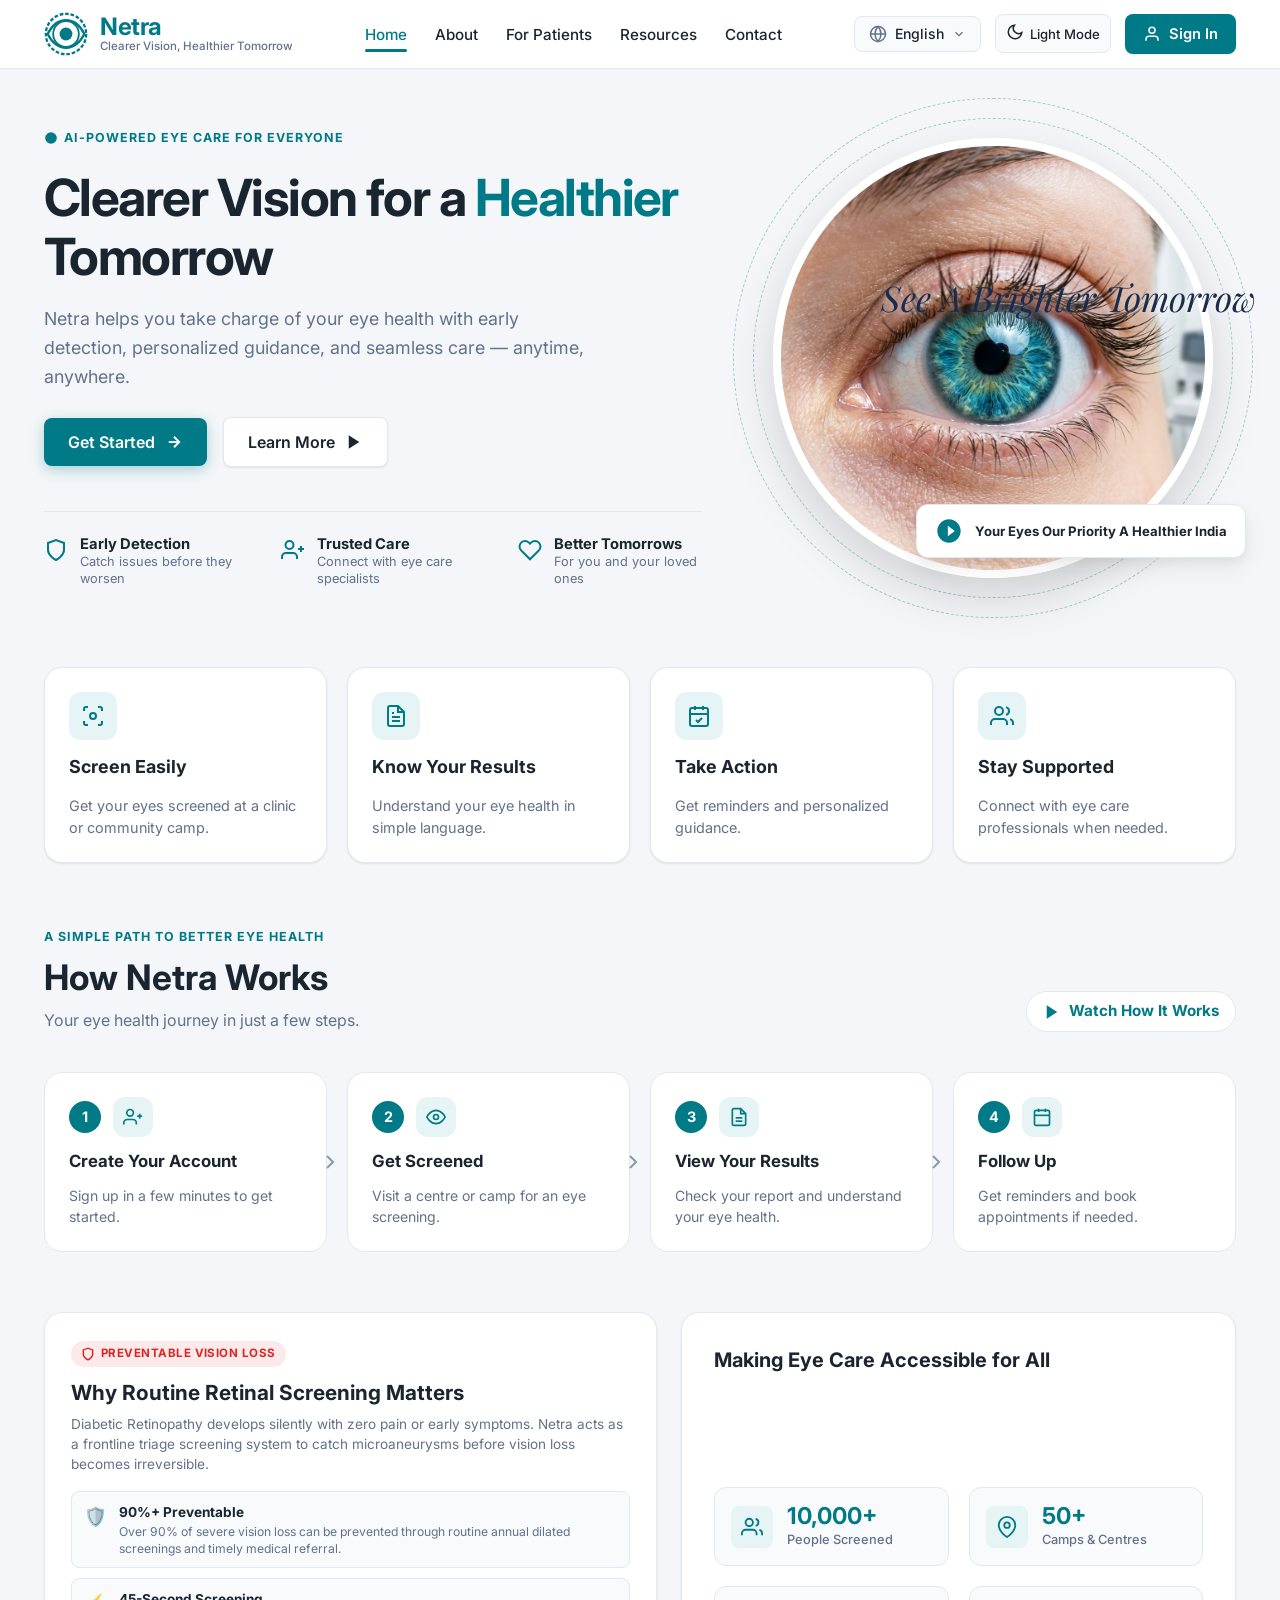
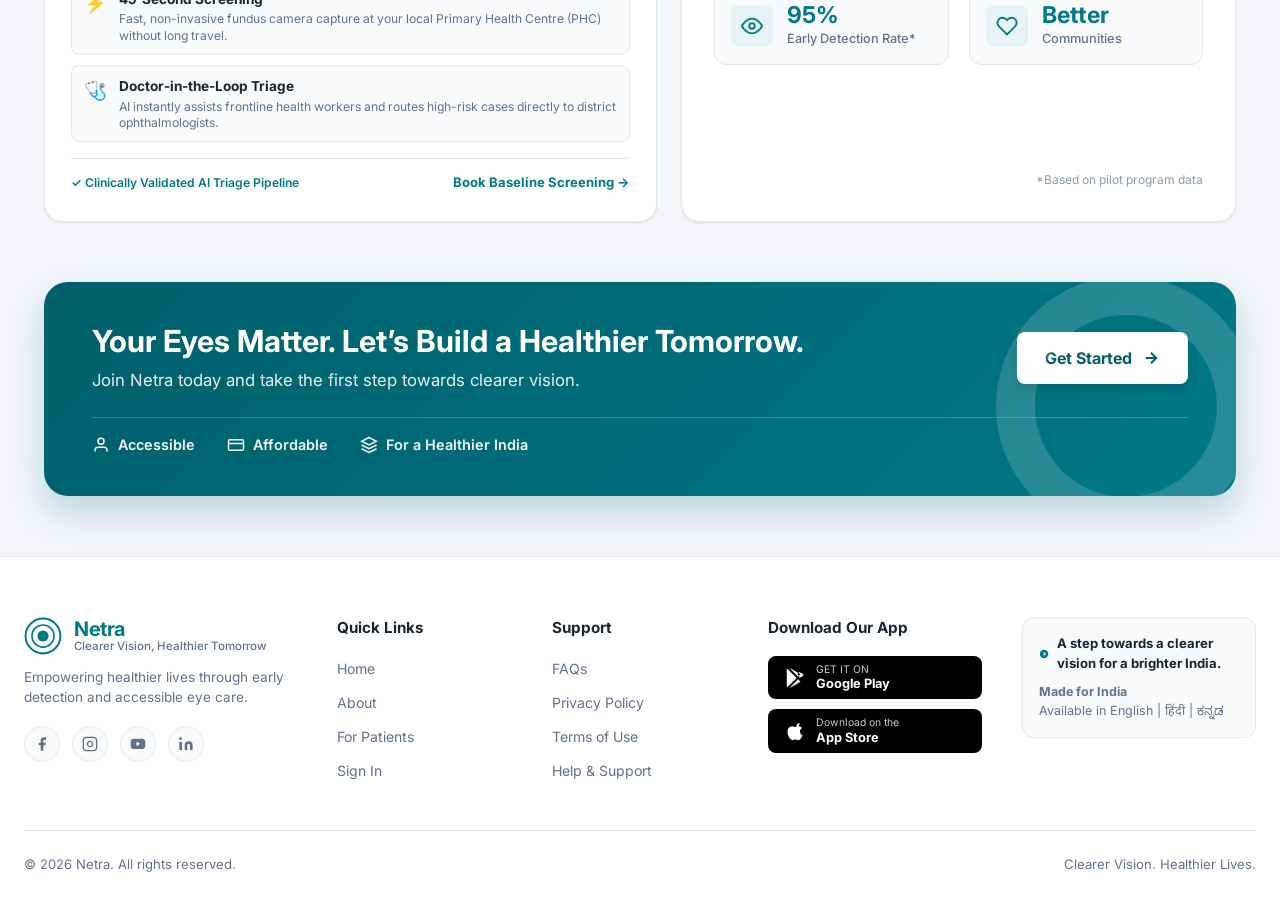
<file: index.html>
<!DOCTYPE html>
<html lang="en" data-theme="light">
<head>
  <meta charset="UTF-8">
  <meta name="viewport" content="width=device-width, initial-scale=1.0">
  <script>
    (function () {
      const role = localStorage.getItem('netra_active_role');
      if (role === 'patient') window.location.replace('dashboard.html');
      if (role === 'specialist' || role === 'phc' || role === 'district') window.location.replace('doctor-dashboard.html');
    }());
  </script>
  <title>Netra — AI-Powered Eye Care for Everyone</title>
  <meta name="description" content="Explainable AI Diabetic Retinopathy screening and comprehensive eye care platform for rural and urban India.">
  
  <!-- CSS Design System & Adaptive Color Tokens -->
  <link rel="stylesheet" href="css/tokens.css">
  <link rel="stylesheet" href="css/styles.css">
</head>
<body>

  <!-- ========================================================================
       TOP GLOBAL HEADER (LANDING PAGE)
       ======================================================================== -->
  <header class="landing-header" id="mainHeader">
    <div class="navbar-container">
      <!-- Brand Logo -->
      <a href="index.html" class="brand-logo">
        <svg class="logo-eye-icon" viewBox="0 0 48 48" fill="none">
          <circle cx="24" cy="24" r="22" stroke="currentColor" stroke-width="2.5" stroke-dasharray="4 2"/>
          <circle cx="24" cy="24" r="14" stroke="currentColor" stroke-width="2"/>
          <circle cx="24" cy="24" r="7" fill="currentColor"/>
          <path d="M4 24C9 14 16 9 24 9C32 9 39 14 44 24C39 34 32 39 24 39C16 39 9 34 4 24Z" stroke="currentColor" stroke-width="2.5"/>
        </svg>
        <div class="brand-text">
          <span class="brand-name" data-i18n="appName">Netra</span>
          <span class="brand-tagline" data-i18n="appTagline">Clearer Vision, Healthier Tomorrow</span>
        </div>
      </a>

      <!-- Navigation Links -->
      <ul class="nav-links">
        <li><a href="#home" class="nav-link active" data-i18n="navHome">Home</a></li>
        <li><a href="#about" class="nav-link" data-i18n="navAbout">About</a></li>
        <li><a href="#for-patients" class="nav-link" data-i18n="navForPatients">For Patients</a></li>
        <li><a href="#resources" class="nav-link" data-i18n="navResources">Resources</a></li>
        <li><a href="#contact" class="nav-link" data-i18n="navContact">Contact</a></li>
      </ul>

      <!-- Controls & Sign In -->
      <div class="nav-actions">
        <!-- Multilingual Dropdown (English, Hindi, Kannada) -->
        <div class="lang-dropdown-wrapper">
          <button class="btn-control" id="langDropdownBtn" aria-label="Select Language">
            <svg viewBox="0 0 24 24" fill="none" stroke="currentColor" stroke-width="2">
              <circle cx="12" cy="12" r="10"/>
              <line x1="2" y1="12" x2="22" y2="12"/>
              <path d="M12 2a15.3 15.3 0 0 1 4 10 15.3 15.3 0 0 1-4 10 15.3 15.3 0 0 1-4-10 15.3 15.3 0 0 1 4-10z"/>
            </svg>
            <span id="langLabelLanding">English</span>
            <svg viewBox="0 0 24 24" fill="none" stroke="currentColor" stroke-width="2" style="width: 14px; height: 14px;">
              <polyline points="6 9 12 15 18 9"/>
            </svg>
          </button>
          
          <div class="lang-menu" id="langDropdownMenu">
            <button class="lang-option active" data-lang="en">
              <span>🇬🇧 English</span>
              <span class="check-mark">✓</span>
            </button>
            <button class="lang-option" data-lang="hi">
              <span>🇮🇳 हिंदी (Hindi)</span>
            </button>
            <button class="lang-option" data-lang="kn">
              <span>🇮🇳 ಕನ್ನಡ (Kannada)</span>
            </button>
          </div>
        </div>

        <!-- Adaptive Color Token Theme Switcher -->
        <button class="theme-toggle-btn" id="themeToggleBtn" aria-label="Toggle Theme Mode">
          <span id="themeToggleIcon">
            <svg viewBox="0 0 24 24" fill="none" stroke="currentColor" stroke-width="2">
              <path d="M21 12.79A9 9 0 1 1 11.21 3 7 7 0 0 0 21 12.79z"/>
            </svg>
          </span>
          <span id="themeToggleText" data-i18n="themeLight">Light Mode</span>
        </button>

        <!-- Sign In Button -> navigates to login.html -->
        <a href="login.html" class="btn-signin">
          <svg viewBox="0 0 24 24" fill="none" stroke="currentColor" stroke-width="2">
            <path d="M20 21v-2a4 4 0 0 0-4-4H8a4 4 0 0 0-4 4v2"/>
            <circle cx="12" cy="7" r="4"/>
          </svg>
          <span data-i18n="navSignIn">Sign In</span>
        </a>
      </div>
    </div>
  </header>


  <!-- ========================================================================
       LANDING PAGE CONTENT (Matches Reference Image 2)
       ======================================================================== -->
  <main id="landing-page-content">
    <!-- HERO SECTION -->
    <section class="landing-hero" id="home">
      <div class="hero-grid">
        <!-- Left Content -->
        <div class="hero-content">
          <div class="hero-kicker-badge">
            <svg width="14" height="14" viewBox="0 0 24 24" fill="currentColor">
              <circle cx="12" cy="12" r="10"/>
            </svg>
            <span data-i18n="heroBadge">AI-POWERED EYE CARE FOR EVERYONE</span>
          </div>

          <h1 class="hero-title">
            <span data-i18n="heroTitlePrefix">Clearer Vision for a </span>
            <span class="hero-title-highlight" data-i18n="heroTitleHighlight">Healthier</span>
            <span data-i18n="heroTitleSuffix"> Tomorrow</span>
          </h1>

          <p class="hero-description" data-i18n="heroDesc">
            Netra helps you take charge of your eye health with early detection, personalized guidance, and seamless care — anytime, anywhere.
          </p>

          <div class="hero-cta-group">
            <a href="login.html" class="btn-primary">
              <span data-i18n="heroCtaPrimary">Get Started</span>
              <svg width="18" height="18" viewBox="0 0 24 24" fill="none" stroke="currentColor" stroke-width="2.5">
                <line x1="5" y1="12" x2="19" y2="12"/>
                <polyline points="12 5 19 12 12 19"/>
              </svg>
            </a>
            <a href="#how-it-works" class="btn-secondary">
              <span data-i18n="heroCtaSecondary">Learn More</span>
              <svg width="18" height="18" viewBox="0 0 24 24" fill="currentColor">
                <polygon points="5 3 19 12 5 21 5 3"/>
              </svg>
            </a>
          </div>

          <!-- Hero 3 Key Pillars -->
          <div class="hero-pillars">
            <div class="pillar-item">
              <svg class="pillar-icon" viewBox="0 0 24 24" fill="none" stroke="currentColor" stroke-width="2">
                <path d="M12 22s8-4 8-10V5l-8-3-8 3v7c0 6 8 10 8 10z"/>
              </svg>
              <div class="pillar-text">
                <h4 data-i18n="pillarEarlyDetection">Early Detection</h4>
                <p data-i18n="pillarEarlyDetectionDesc">Catch issues before they worsen</p>
              </div>
            </div>

            <div class="pillar-item">
              <svg class="pillar-icon" viewBox="0 0 24 24" fill="none" stroke="currentColor" stroke-width="2">
                <path d="M16 21v-2a4 4 0 0 0-4-4H5a4 4 0 0 0-4 4v2"/>
                <circle cx="8.5" cy="7" r="4"/>
                <line x1="20" y1="8" x2="20" y2="14"/>
                <line x1="23" y1="11" x2="17" y2="11"/>
              </svg>
              <div class="pillar-text">
                <h4 data-i18n="pillarTrustedCare">Trusted Care</h4>
                <p data-i18n="pillarTrustedCareDesc">Connect with eye care specialists</p>
              </div>
            </div>

            <div class="pillar-item">
              <svg class="pillar-icon" viewBox="0 0 24 24" fill="none" stroke="currentColor" stroke-width="2">
                <path d="M20.84 4.61a5.5 5.5 0 0 0-7.78 0L12 5.67l-1.06-1.06a5.5 5.5 0 0 0-7.78 7.78l1.06 1.06L12 21.23l7.78-7.78 1.06-1.06a5.5 5.5 0 0 0 0-7.78z"/>
              </svg>
              <div class="pillar-text">
                <h4 data-i18n="pillarBetterTomorrows">Better Tomorrows</h4>
                <p data-i18n="pillarBetterTomorrowsDesc">For you and your loved ones</p>
              </div>
            </div>
          </div>
        </div>

        <!-- Right Visual with Macro Eye & Concentric Rings -->
        <div class="hero-visual-wrapper">
          <div class="hero-orbit-ring ring-1"></div>
          <div class="hero-orbit-ring ring-2"></div>
          
          <div class="hero-image-frame">
            <img src="assets/images/healthy_eye.jpg" alt="Clear Healthy Eye Visual">
          </div>

          <!-- Script overlay text -->
          <div class="hero-script-overlay" data-i18n="heroArtScript">
            See<br>A Brighter<br>Tomorrow
          </div>

          <!-- Floating Badge -->
          <div class="hero-floating-badge">
            <svg viewBox="0 0 24 24" fill="currentColor">
              <path d="M12 2C6.48 2 2 6.48 2 12s4.48 10 10 10 10-4.48 10-10S17.52 2 12 2zm-1 14.5v-9l6 4.5-6 4.5z"/>
            </svg>
            <div class="badge-lines">
              <strong data-i18n="heroFloatingBadge">Your Eyes Our Priority<br><span>A Healthier India</span></strong>
            </div>
          </div>
        </div>
      </div>
    </section>

    <!-- 4 FEATURE CARDS -->
    <section class="features-section" id="about">
      <div class="features-grid">
        <!-- Card 1: Screen Easily -->
        <div class="feature-card">
          <div class="feature-icon-wrapper">
            <svg viewBox="0 0 24 24" fill="none" stroke="currentColor" stroke-width="2">
              <circle cx="12" cy="12" r="3"/>
              <path d="M3 7V5a2 2 0 0 1 2-2h2"/>
              <path d="M17 3h2a2 2 0 0 1 2 2v2"/>
              <path d="M21 17v2a2 2 0 0 1-2 2h-2"/>
              <path d="M7 21H5a2 2 0 0 1-2-2v-2"/>
            </svg>
          </div>
          <h3 data-i18n="featScreenTitle">Screen Easily</h3>
          <p data-i18n="featScreenDesc">Get your eyes screened at a clinic or community camp.</p>
        </div>

        <!-- Card 2: Know Your Results -->
        <div class="feature-card">
          <div class="feature-icon-wrapper">
            <svg viewBox="0 0 24 24" fill="none" stroke="currentColor" stroke-width="2">
              <path d="M14 2H6a2 2 0 0 0-2 2v16a2 2 0 0 0 2 2h12a2 2 0 0 0 2-2V8z"/>
              <polyline points="14 2 14 8 20 8"/>
              <line x1="16" y1="13" x2="8" y2="13"/>
              <line x1="16" y1="17" x2="8" y2="17"/>
              <polyline points="10 9 9 9 8 9"/>
            </svg>
          </div>
          <h3 data-i18n="featResultsTitle">Know Your Results</h3>
          <p data-i18n="featResultsDesc">Understand your eye health in simple language.</p>
        </div>

        <!-- Card 3: Take Action -->
        <div class="feature-card">
          <div class="feature-icon-wrapper">
            <svg viewBox="0 0 24 24" fill="none" stroke="currentColor" stroke-width="2">
              <rect x="3" y="4" width="18" height="18" rx="2" ry="2"/>
              <line x1="16" y1="2" x2="16" y2="6"/>
              <line x1="8" y1="2" x2="8" y2="6"/>
              <line x1="3" y1="10" x2="21" y2="10"/>
              <path d="M9 16l2 2 4-4"/>
            </svg>
          </div>
          <h3 data-i18n="featActionTitle">Take Action</h3>
          <p data-i18n="featActionDesc">Get reminders and personalized guidance.</p>
        </div>

        <!-- Card 4: Stay Supported -->
        <div class="feature-card">
          <div class="feature-icon-wrapper">
            <svg viewBox="0 0 24 24" fill="none" stroke="currentColor" stroke-width="2">
              <path d="M17 21v-2a4 4 0 0 0-4-4H5a4 4 0 0 0-4 4v2"/>
              <circle cx="9" cy="7" r="4"/>
              <path d="M23 21v-2a4 4 0 0 0-3-3.87"/>
              <path d="M16 3.13a4 4 0 0 1 0 7.75"/>
            </svg>
          </div>
          <h3 data-i18n="featSupportTitle">Stay Supported</h3>
          <p data-i18n="featSupportDesc">Connect with eye care professionals when needed.</p>
        </div>
      </div>
    </section>

    <!-- HOW NETRA WORKS -->
    <section class="how-it-works-section" id="how-it-works">
      <div class="works-header">
        <div>
          <span class="works-kicker" data-i18n="worksKicker">A SIMPLE PATH TO BETTER EYE HEALTH</span>
          <h2 class="works-title" data-i18n="worksTitle">How Netra Works</h2>
          <p class="works-subtitle" data-i18n="worksSubtitle">Your eye health journey in just a few steps.</p>
        </div>
        <a href="#how-it-works" class="btn-watch-works">
          <svg width="18" height="18" viewBox="0 0 24 24" fill="currentColor">
            <polygon points="5 3 19 12 5 21 5 3"/>
          </svg>
          <span data-i18n="worksWatch">Watch How It Works</span>
        </a>
      </div>

      <div class="steps-row">
        <!-- Step 1 -->
        <div class="step-card">
          <div class="step-header">
            <span class="step-number">1</span>
            <div class="step-icon">
              <svg width="20" height="20" viewBox="0 0 24 24" fill="none" stroke="currentColor" stroke-width="2">
                <path d="M16 21v-2a4 4 0 0 0-4-4H5a4 4 0 0 0-4 4v2"/>
                <circle cx="8.5" cy="7" r="4"/>
                <line x1="20" y1="8" x2="20" y2="14"/>
                <line x1="23" y1="11" x2="17" y2="11"/>
              </svg>
            </div>
          </div>
          <h4 data-i18n="step1Title">Create Your Account</h4>
          <p data-i18n="step1Desc">Sign up in a few minutes to get started.</p>
          <svg class="step-arrow" viewBox="0 0 24 24" fill="none" stroke="currentColor" stroke-width="2">
            <polyline points="9 18 15 12 9 6"/>
          </svg>
        </div>

        <!-- Step 2 -->
        <div class="step-card">
          <div class="step-header">
            <span class="step-number">2</span>
            <div class="step-icon">
              <svg width="20" height="20" viewBox="0 0 24 24" fill="none" stroke="currentColor" stroke-width="2">
                <circle cx="12" cy="12" r="3"/>
                <path d="M1 12s4-8 11-8 11 8 11 8-4 8-11 8-11-8-11-8z"/>
              </svg>
            </div>
          </div>
          <h4 data-i18n="step2Title">Get Screened</h4>
          <p data-i18n="step2Desc">Visit a centre or camp for an eye screening.</p>
          <svg class="step-arrow" viewBox="0 0 24 24" fill="none" stroke="currentColor" stroke-width="2">
            <polyline points="9 18 15 12 9 6"/>
          </svg>
        </div>

        <!-- Step 3 -->
        <div class="step-card">
          <div class="step-header">
            <span class="step-number">3</span>
            <div class="step-icon">
              <svg width="20" height="20" viewBox="0 0 24 24" fill="none" stroke="currentColor" stroke-width="2">
                <path d="M14 2H6a2 2 0 0 0-2 2v16a2 2 0 0 0 2 2h12a2 2 0 0 0 2-2V8z"/>
                <polyline points="14 2 14 8 20 8"/>
                <line x1="16" y1="13" x2="8" y2="13"/>
                <line x1="16" y1="17" x2="8" y2="17"/>
              </svg>
            </div>
          </div>
          <h4 data-i18n="step3Title">View Your Results</h4>
          <p data-i18n="step3Desc">Check your report and understand your eye health.</p>
          <svg class="step-arrow" viewBox="0 0 24 24" fill="none" stroke="currentColor" stroke-width="2">
            <polyline points="9 18 15 12 9 6"/>
          </svg>
        </div>

        <!-- Step 4 -->
        <div class="step-card">
          <div class="step-header">
            <span class="step-number">4</span>
            <div class="step-icon">
              <svg width="20" height="20" viewBox="0 0 24 24" fill="none" stroke="currentColor" stroke-width="2">
                <rect x="3" y="4" width="18" height="18" rx="2" ry="2"/>
                <line x1="16" y1="2" x2="16" y2="6"/>
                <line x1="8" y1="2" x2="8" y2="6"/>
                <line x1="3" y1="10" x2="21" y2="10"/>
              </svg>
            </div>
          </div>
          <h4 data-i18n="step4Title">Follow Up</h4>
          <p data-i18n="step4Desc">Get reminders and book appointments if needed.</p>
        </div>
      </div>
    </section>

    <!-- TESTIMONIAL & IMPACT STATS -->
    <section class="impact-section" id="for-patients">
      <div class="impact-grid">
        <!-- Clinical Early Detection Spotlight (No False "Cure" Claims) -->
        <div class="spotlight-card">
          <div class="spotlight-header-badge">
            <svg width="14" height="14" viewBox="0 0 24 24" fill="none" stroke="currentColor" stroke-width="2.5">
              <path d="M12 22s8-4 8-10V5l-8-3-8 3v7c0 6 8 10 8 10z"/>
            </svg>
            <span data-i18n="spotlightBadge">PREVENTABLE VISION LOSS</span>
          </div>

          <h3 class="spotlight-title" data-i18n="spotlightTitle">
            Why Routine Retinal Screening Matters
          </h3>

          <p class="spotlight-lead" data-i18n="spotlightLead">
            Diabetic Retinopathy develops silently with zero pain or early symptoms. Netra acts as a frontline triage screening system to catch microaneurysms before vision loss becomes irreversible.
          </p>

          <div class="spotlight-facts-grid">
            <div class="spotlight-fact-item">
              <div class="fact-bullet-icon">🛡️</div>
              <div>
                <strong data-i18n="fact1Title">90%+ Preventable</strong>
                <p data-i18n="fact1Desc">Over 90% of severe vision loss can be prevented through routine annual dilated screenings and timely medical referral.</p>
              </div>
            </div>

            <div class="spotlight-fact-item">
              <div class="fact-bullet-icon">⚡</div>
              <div>
                <strong data-i18n="fact2Title">45-Second Screening</strong>
                <p data-i18n="fact2Desc">Fast, non-invasive fundus camera capture at your local Primary Health Centre (PHC) without long travel.</p>
              </div>
            </div>

            <div class="spotlight-fact-item">
              <div class="fact-bullet-icon">🩺</div>
              <div>
                <strong data-i18n="fact3Title">Doctor-in-the-Loop Triage</strong>
                <p data-i18n="fact3Desc">AI instantly assists frontline health workers and routes high-risk cases directly to district ophthalmologists.</p>
              </div>
            </div>
          </div>

          <div class="spotlight-footer">
            <span class="spotlight-tag" data-i18n="spotlightTag">✓ Clinically Validated AI Triage Pipeline</span>
            <a href="login.html" class="spotlight-action-link" data-i18n="spotlightLink">Book Baseline Screening →</a>
          </div>
        </div>

        <!-- Impact Statistics -->
        <div class="stats-card">
          <h3 data-i18n="impactTitle">Making Eye Care Accessible for All</h3>
          <div class="stats-subgrid">
            <div class="stat-tile">
              <div class="stat-icon">
                <svg viewBox="0 0 24 24" fill="none" stroke="currentColor" stroke-width="2">
                  <path d="M17 21v-2a4 4 0 0 0-4-4H5a4 4 0 0 0-4 4v2"/>
                  <circle cx="9" cy="7" r="4"/>
                  <path d="M23 21v-2a4 4 0 0 0-3-3.87"/>
                  <path d="M16 3.13a4 4 0 0 1 0 7.75"/>
                </svg>
              </div>
              <div class="stat-numbers">
                <h4 data-i18n="statScreened">10,000+</h4>
                <p data-i18n="statScreenedLabel">People Screened</p>
              </div>
            </div>

            <div class="stat-tile">
              <div class="stat-icon">
                <svg viewBox="0 0 24 24" fill="none" stroke="currentColor" stroke-width="2">
                  <path d="M21 10c0 7-9 13-9 13s-9-6-9-13a9 9 0 0 1 18 0z"/>
                  <circle cx="12" cy="10" r="3"/>
                </svg>
              </div>
              <div class="stat-numbers">
                <h4 data-i18n="statCamps">50+</h4>
                <p data-i18n="statCampsLabel">Camps & Centres</p>
              </div>
            </div>

            <div class="stat-tile">
              <div class="stat-icon">
                <svg viewBox="0 0 24 24" fill="none" stroke="currentColor" stroke-width="2">
                  <path d="M1 12s4-8 11-8 11 8 11 8-4 8-11 8-11-8-11-8z"/>
                  <circle cx="12" cy="12" r="3"/>
                </svg>
              </div>
              <div class="stat-numbers">
                <h4 data-i18n="statAccuracy">95%</h4>
                <p data-i18n="statAccuracyLabel">Early Detection Rate*</p>
              </div>
            </div>

            <div class="stat-tile">
              <div class="stat-icon">
                <svg viewBox="0 0 24 24" fill="none" stroke="currentColor" stroke-width="2">
                  <path d="M20.84 4.61a5.5 5.5 0 0 0-7.78 0L12 5.67l-1.06-1.06a5.5 5.5 0 0 0-7.78 7.78l1.06 1.06L12 21.23l7.78-7.78 1.06-1.06a5.5 5.5 0 0 0 0-7.78z"/>
                </svg>
              </div>
              <div class="stat-numbers">
                <h4 data-i18n="statCommunities">Better</h4>
                <p data-i18n="statCommunitiesLabel">Communities</p>
              </div>
            </div>
          </div>
          <p class="stat-footnote" data-i18n="statFootnote">*Based on pilot program data</p>
        </div>
      </div>
    </section>

    <!-- CALL TO ACTION BANNER -->
    <section class="cta-banner-section">
      <div class="cta-banner-card">
        <!-- SVG Watermark -->
        <svg class="cta-banner-bg-art" viewBox="0 0 200 200" fill="currentColor">
          <path d="M100 0C44.8 0 0 44.8 0 100s44.8 100 100 100 100-44.8 100-100S155.2 0 100 0zm0 170c-38.7 0-70-31.3-70-70s31.3-70 70-70 70 31.3 70 70-31.3 70-70 70z"/>
        </svg>

        <div class="cta-banner-top">
          <div class="cta-banner-text">
            <h2 data-i18n="ctaBannerTitle">Your Eyes Matter. Let’s Build a Healthier Tomorrow.</h2>
            <p data-i18n="ctaBannerDesc">Join Netra today and take the first step towards clearer vision.</p>
          </div>
          <a href="login.html" class="btn-cta-white">
            <span data-i18n="ctaBannerBtn">Get Started</span>
            <svg width="18" height="18" viewBox="0 0 24 24" fill="none" stroke="currentColor" stroke-width="2.5">
              <line x1="5" y1="12" x2="19" y2="12"/>
              <polyline points="12 5 19 12 12 19"/>
            </svg>
          </a>
        </div>

        <div class="cta-badges-row">
          <div class="cta-badge-item">
            <svg viewBox="0 0 24 24" fill="none" stroke="currentColor" stroke-width="2">
              <path d="M20 21v-2a4 4 0 0 0-4-4H8a4 4 0 0 0-4 4v2"/>
              <circle cx="12" cy="7" r="4"/>
            </svg>
            <span data-i18n="badgeAccessible">Accessible</span>
          </div>

          <div class="cta-badge-item">
            <svg viewBox="0 0 24 24" fill="none" stroke="currentColor" stroke-width="2">
              <rect x="2" y="5" width="20" height="14" rx="2"/>
              <line x1="2" y1="10" x2="22" y2="10"/>
            </svg>
            <span data-i18n="badgeAffordable">Affordable</span>
          </div>

          <div class="cta-badge-item">
            <svg viewBox="0 0 24 24" fill="none" stroke="currentColor" stroke-width="2">
              <path d="M12 2L2 7l10 5 10-5-10-5zM2 17l10 5 10-5M2 12l10 5 10-5"/>
            </svg>
            <span data-i18n="badgeIndia">For a Healthier India</span>
          </div>
        </div>
      </div>
    </section>

    <!-- FOOTER -->
    <footer class="landing-footer" id="contact">
      <div class="footer-container">
        <div class="footer-grid">
          <!-- Col 1: Brand -->
          <div class="footer-col">
            <div class="brand-logo" style="margin-bottom: 12px;">
              <svg class="logo-eye-icon" viewBox="0 0 48 48" fill="none" style="width: 38px; height: 38px;">
                <circle cx="24" cy="24" r="22" stroke="currentColor" stroke-width="2.5"/>
                <circle cx="24" cy="24" r="14" stroke="currentColor" stroke-width="2"/>
                <circle cx="24" cy="24" r="7" fill="currentColor"/>
              </svg>
              <div class="brand-text">
                <span class="brand-name" style="font-size: 1.25rem;">Netra</span>
                <span class="brand-tagline">Clearer Vision, Healthier Tomorrow</span>
              </div>
            </div>
            <p style="font-size: 0.85rem; color: var(--text-secondary); line-height: 1.5;" data-i18n="footerMission">
              Empowering healthier lives through early detection and accessible eye care.
            </p>
            <div class="footer-social-links">
              <a href="#" class="social-btn" aria-label="Facebook">
                <svg width="16" height="16" fill="currentColor" viewBox="0 0 24 24"><path d="M18 2h-3a5 5 0 0 0-5 5v3H7v4h3v8h4v-8h3l1-4h-4V7a1 1 0 0 1 1-1h3z"/></svg>
              </a>
              <a href="#" class="social-btn" aria-label="Instagram">
                <svg width="16" height="16" fill="none" stroke="currentColor" stroke-width="2" viewBox="0 0 24 24"><rect x="2" y="2" width="20" height="20" rx="5" ry="5"/><path d="M16 11.37A4 4 0 1 1 12.63 8 4 4 0 0 1 16 11.37z"/><line x1="17.5" y1="6.5" x2="17.51" y2="6.5"/></svg>
              </a>
              <a href="#" class="social-btn" aria-label="YouTube">
                <svg width="16" height="16" fill="currentColor" viewBox="0 0 24 24"><path d="M22.54 6.42a2.78 2.78 0 0 0-1.94-2C18.88 4 12 4 12 4s-6.88 0-8.6.46a2.78 2.78 0 0 0-1.94 2A29 29 0 0 0 1 11.75a29 29 0 0 0 .46 5.33A2.78 2.78 0 0 0 3.4 19c1.72.46 8.6.46 8.6.46s6.88 0 8.6-.46a2.78 2.78 0 0 0 1.94-2 29 29 0 0 0 .46-5.25 29 29 0 0 0-.46-5.33z"/><polygon points="9.75 15.02 15.5 11.75 9.75 8.48 9.75 15.02" fill="#fff"/></svg>
              </a>
              <a href="#" class="social-btn" aria-label="LinkedIn">
                <svg width="16" height="16" fill="currentColor" viewBox="0 0 24 24"><path d="M16 8a6 6 0 0 1 6 6v7h-4v-7a2 2 0 0 0-2-2 2 2 0 0 0-2 2v7h-4v-7a6 6 0 0 1 6-6z"/><rect x="2" y="9" width="4" height="12"/><circle cx="4" cy="4" r="2"/></svg>
              </a>
            </div>
          </div>

          <!-- Col 2: Quick Links -->
          <div class="footer-col" id="resources">
            <h4 data-i18n="footerQuickLinks">Quick Links</h4>
            <ul>
              <li><a href="#home" data-i18n="navHome">Home</a></li>
              <li><a href="#about" data-i18n="navAbout">About</a></li>
              <li><a href="#for-patients" data-i18n="navForPatients">For Patients</a></li>
              <li><a href="login.html" data-i18n="navSignIn">Sign In</a></li>
            </ul>
          </div>

          <!-- Col 3: Support -->
          <div class="footer-col">
            <h4 data-i18n="footerSupport">Support</h4>
            <ul>
              <li><a href="#" data-i18n="footerFaq">FAQs</a></li>
              <li><a href="#" data-i18n="footerPrivacy">Privacy Policy</a></li>
              <li><a href="#" data-i18n="footerTerms">Terms of Use</a></li>
              <li><a href="#" data-i18n="footerHelp">Help & Support</a></li>
            </ul>
          </div>

          <!-- Col 4: Download App -->
          <div class="footer-col">
            <h4 data-i18n="footerDownloadApp">Download Our App</h4>
            <div class="app-badges">
              <div class="app-store-btn">
                <svg viewBox="0 0 24 24" fill="currentColor"><path d="M3.609 1.814L13.792 12 3.61 22.186a1.99 1.99 0 0 1-.61-.715L3 21.46V2.54l.001-.012c.08-.29.288-.535.608-.714zM15.207 13.414l2.766 2.765-12.012 6.945 9.246-9.71zm0-2.828L5.961.876l12.012 6.945-2.766 2.765zm1.414 1.414l3.864-2.233c.963-.556.963-1.464 0-2.02l-3.864-2.233-2.121 2.122 2.121 2.122z"/></svg>
                <div>
                  <small style="font-size: 0.65rem; opacity: 0.8; display: block;">GET IT ON</small>
                  <strong>Google Play</strong>
                </div>
              </div>

              <div class="app-store-btn">
                <svg viewBox="0 0 24 24" fill="currentColor"><path d="M18.71 19.5c-.83 1.24-1.71 2.45-3.05 2.47-1.34.03-1.77-.79-3.29-.79-1.53 0-2 .77-3.27.82-1.31.05-2.3-1.32-3.14-2.53C4.25 17 2.94 12.45 4.7 9.39c.87-1.52 2.43-2.48 4.12-2.51 1.28-.02 2.5.87 3.29.87.78 0 2.26-1.07 3.81-.91.65.03 2.47.26 3.64 1.98-.09.06-2.17 1.28-2.15 3.81.03 3.02 2.65 4.03 2.68 4.04-.03.07-.42 1.44-1.38 2.83M15.97 6.37c.62-.75 1.04-1.8 0.93-2.85-.9.04-1.99.6-2.63 1.35-.57.65-1.06 1.71-.93 2.73 1.01.08 2.02-.48 2.63-1.23z"/></svg>
                <div>
                  <small style="font-size: 0.65rem; opacity: 0.8; display: block;">Download on the</small>
                  <strong>App Store</strong>
                </div>
              </div>
            </div>
          </div>

          <!-- Col 5: India Initiative -->
          <div class="footer-col">
            <div class="india-initiative-box">
              <div class="initiative-title">
                <svg viewBox="0 0 24 24" fill="currentColor">
                  <path d="M12 2C6.48 2 2 6.48 2 12s4.48 10 10 10 10-4.48 10-10S17.52 2 12 2zm-1 14.5v-9l6 4.5-6 4.5z"/>
                </svg>
                <span data-i18n="footerAspiration">A step towards a clearer vision for a brighter India.</span>
              </div>
              <p class="made-for-india">
                <strong data-i18n="footerMadeForIndia">Made for India</strong><br>
                <span data-i18n="footerLanguages">Available in English | हिंदी | ಕನ್ನಡ</span>
              </p>
            </div>
          </div>
        </div>

        <div class="footer-bottom">
          <span data-i18n="footerCopyright">© 2026 Netra. All rights reserved.</span>
          <span data-i18n="footerMotto">Clearer Vision. Healthier Lives.</span>
        </div>
      </div>
    </footer>
  </main>

  <!-- Application Logic & Translations -->
  <script src="js/translations.js"></script>
  <script src="js/app.js"></script>
</body>
</html>
</file>
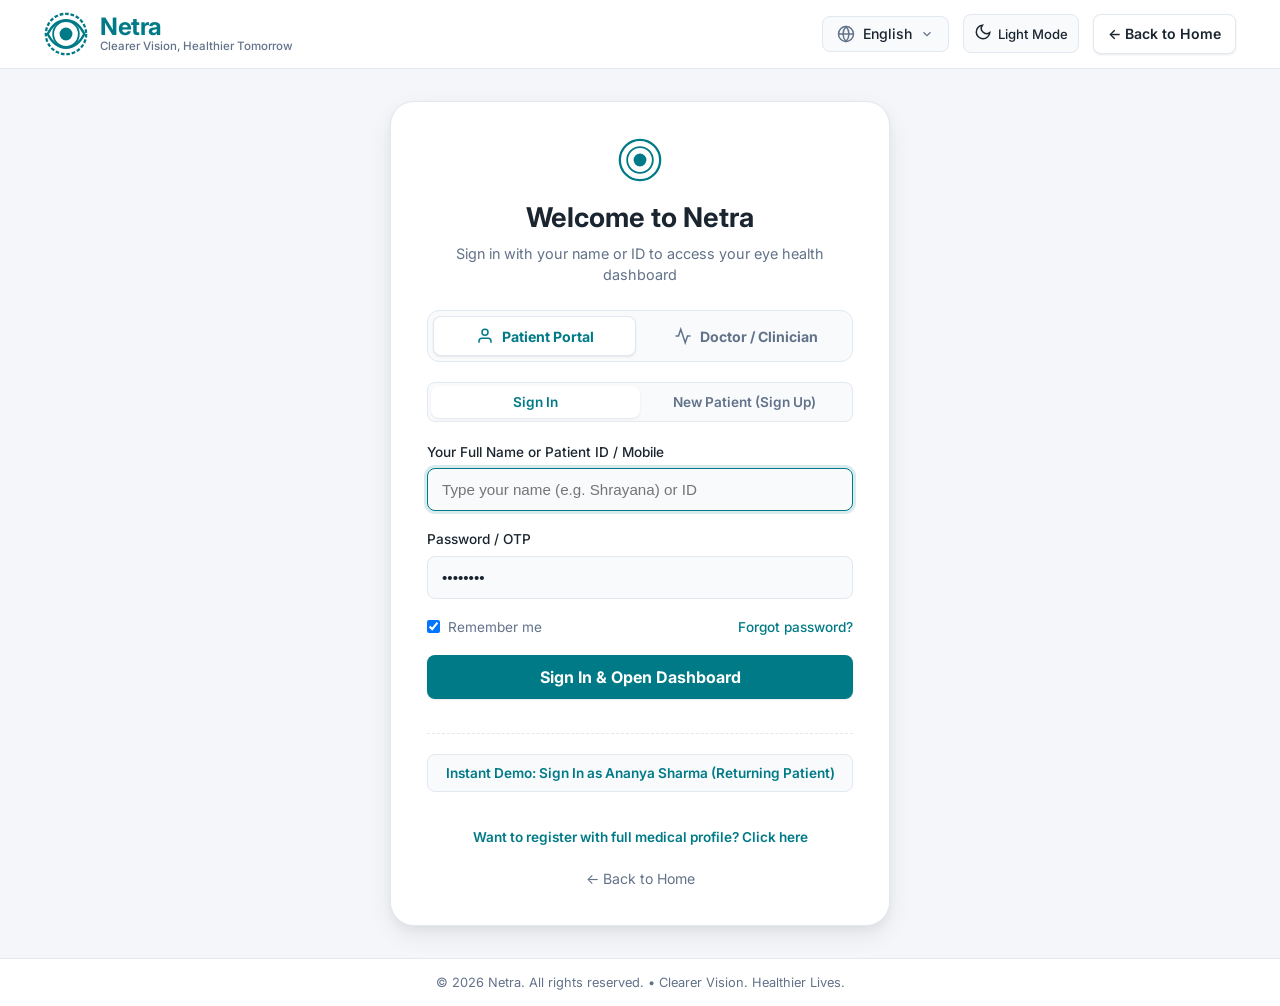
<file: dashboard.html>
<!DOCTYPE html>
<html lang="en" data-theme="light">
<head>
  <meta charset="UTF-8">
  <meta name="viewport" content="width=device-width, initial-scale=1.0">
  <script>
    (function () {
      if (localStorage.getItem('netra_active_role') !== 'patient') window.location.replace('login.html');
    }());
  </script>
  <title>Patient Portal — Netra Eye Care</title>
  <meta name="description" content="Netra Patient Dashboard — Vision journey, retinal screening results, appointments, and ophthalmic health tracking.">
  
  <link rel="stylesheet" href="css/tokens.css">
  <link rel="stylesheet" href="css/styles.css">
</head>
<body class="dashboard-body">

  <!-- ========================================================================
       PATIENT DASHBOARD
       ======================================================================== -->
  <div id="view-dashboard">
    <!-- LEFT SIDEBAR -->
    <aside class="dash-sidebar">
      <div class="sidebar-top">
        <!-- Logo -> links to landing page -->
        <a href="index.html" class="brand-logo" title="Back to Netra Landing Page">
          <svg class="logo-eye-icon" viewBox="0 0 48 48" fill="none" style="width: 36px; height: 36px;">
            <circle cx="24" cy="24" r="22" stroke="currentColor" stroke-width="2.5"/>
            <circle cx="24" cy="24" r="14" stroke="currentColor" stroke-width="2"/>
            <circle cx="24" cy="24" r="7" fill="currentColor"/>
          </svg>
          <div class="brand-text">
            <span class="brand-name" style="font-size: 1.25rem;">Netra</span>
            <span class="brand-tagline" style="font-size: 0.65rem;">Clearer Vision Healthier Tomorrow</span>
          </div>
        </a>

        <!-- Navigation Menu -->
        <ul class="dash-menu-list">
          <li class="dash-menu-item active" id="navItemHome" data-target="dash-content-body">
            <svg viewBox="0 0 24 24" fill="none" stroke="currentColor" stroke-width="2">
              <path d="M3 9l9-7 9 7v11a2 2 0 0 1-2 2H5a2 2 0 0 1-2-2z"/>
              <polyline points="9 22 9 12 15 12 15 22"/>
            </svg>
            <span data-i18n="menuHome">Home</span>
          </li>

          <li class="dash-menu-item" id="navItemReports">
            <svg viewBox="0 0 24 24" fill="none" stroke="currentColor" stroke-width="2">
              <path d="M14 2H6a2 2 0 0 0-2 2v16a2 2 0 0 0 2 2h12a2 2 0 0 0 2-2V8z"/>
              <polyline points="14 2 14 8 20 8"/>
              <line x1="16" y1="13" x2="8" y2="13"/>
              <line x1="16" y1="17" x2="8" y2="17"/>
            </svg>
            <span data-i18n="menuReports">My Reports</span>
          </li>

          <li class="dash-menu-item" id="navItemAppointments">
            <svg viewBox="0 0 24 24" fill="none" stroke="currentColor" stroke-width="2">
              <rect x="3" y="4" width="18" height="18" rx="2" ry="2"/>
              <line x1="16" y1="2" x2="16" y2="6"/>
              <line x1="8" y1="2" x2="8" y2="6"/>
              <line x1="3" y1="10" x2="21" y2="10"/>
            </svg>
            <span data-i18n="menuAppointments">Appointments</span>
          </li>

          <li class="dash-menu-item" id="navItemEyeHealth" data-target="cardOverviewContainer">
            <svg viewBox="0 0 24 24" fill="none" stroke="currentColor" stroke-width="2">
              <circle cx="12" cy="12" r="3"/>
              <path d="M1 12s4-8 11-8 11 8 11 8-4 8-11 8-11-8-11-8z"/>
            </svg>
            <span data-i18n="menuEyeHealth">Eye Health</span>
          </li>

          <li class="dash-menu-item" id="navItemReminders">
            <svg viewBox="0 0 24 24" fill="none" stroke="currentColor" stroke-width="2">
              <path d="M18 8A6 6 0 0 0 6 8c0 7-3 9-3 9h18s-3-2-3-9"/>
              <path d="M13.73 21a2 2 0 0 1-3.46 0"/>
            </svg>
            <span data-i18n="menuReminders">Reminders</span>
            <span class="notification-dot"></span>
          </li>

          <li class="dash-menu-item" id="navItemResources" data-target="cardTipsContainer">
            <svg viewBox="0 0 24 24" fill="none" stroke="currentColor" stroke-width="2">
              <path d="M4 19.5A2.5 2.5 0 0 1 6.5 17H20"/>
              <path d="M6.5 2H20v20H6.5A2.5 2.5 0 0 1 4 19.5v-15A2.5 2.5 0 0 1 6.5 2z"/>
            </svg>
            <span data-i18n="menuResources">Resources</span>
          </li>

          <li class="dash-menu-item" id="navItemProfile" data-target="userProfileChipBtn">
            <svg viewBox="0 0 24 24" fill="none" stroke="currentColor" stroke-width="2">
              <path d="M20 21v-2a4 4 0 0 0-4-4H8a4 4 0 0 0-4 4v2"/>
              <circle cx="12" cy="7" r="4"/>
            </svg>
            <span data-i18n="menuProfile">Profile</span>
          </li>
        </ul>
      </div>

      <!-- Support Help Box -->
      <div class="sidebar-support-card">
        <img class="support-avatar-img" src="assets/images/support_agent.jpg" alt="Support Assistant Maya">
        <h5 data-i18n="sidebarHelpTitle">Have a question?</h5>
        <p data-i18n="sidebarHelpDesc">We're here to help.</p>
        <button class="btn-support-chat" id="btnContactSupport">
          <svg width="14" height="14" viewBox="0 0 24 24" fill="none" stroke="currentColor" stroke-width="2">
            <path d="M21 15a2 2 0 0 1-2 2H7l-4 4V5a2 2 0 0 1 2-2h14a2 2 0 0 1 2 2z"/>
          </svg>
          <span data-i18n="sidebarContactBtn">Contact Support</span>
        </button>
      </div>
    </aside>

    <!-- DASHBOARD MAIN BODY -->
    <div class="dash-main-area">
      <!-- TOP BAR -->
      <header class="dash-topbar">
        <div class="dash-greeting-block">
          <div style="display: flex; align-items: center; gap: 10px; flex-wrap: wrap;">
            <h2 id="dashGreetingText">Hello, Ananya 👋</h2>
            <span id="userSessionBadge" class="clinical-badge status-normal" style="font-size: 0.72rem; padding: 3px 9px;">Returning Patient</span>
          </div>
          <p data-i18n="dashSubGreeting">Take a step today for a clearer tomorrow.</p>
        </div>

        <div class="dash-top-actions">
          <span class="dash-quote-text" data-i18n="dashQuote">“Healthy eyes, brighter days.”</span>

          <!-- Search Bar -->
          <div class="dash-search-box">
            <svg viewBox="0 0 24 24" fill="none" stroke="currentColor" stroke-width="2">
              <circle cx="11" cy="11" r="8"/>
              <line x1="21" y1="21" x2="16.65" y2="16.65"/>
            </svg>
            <input type="text" placeholder="Search..." data-i18n-placeholder="dashSearchPlaceholder">
          </div>

          <!-- Notification Bell -->
          <button class="btn-notification" aria-label="Notifications">
            <svg width="18" height="18" viewBox="0 0 24 24" fill="none" stroke="currentColor" stroke-width="2">
              <path d="M18 8A6 6 0 0 0 6 8c0 7-3 9-3 9h18s-3-2-3-9"/>
              <path d="M13.73 21a2 2 0 0 1-3.46 0"/>
            </svg>
            <span class="badge-dot"></span>
          </button>

          <!-- Language Selector Dropdown -->
          <div class="lang-dropdown-wrapper">
            <button class="btn-control" id="langDropdownBtn" style="padding: 6px 10px; font-size: 0.8rem;" aria-label="Select Language">
              <svg viewBox="0 0 24 24" fill="none" stroke="currentColor" stroke-width="2" style="width: 14px; height: 14px;">
                <circle cx="12" cy="12" r="10"/>
                <line x1="2" y1="12" x2="22" y2="12"/>
              </svg>
              <span id="langLabelLanding">English</span>
            </button>
            <div class="lang-menu" id="langDropdownMenu" style="width: 150px;">
              <button class="lang-option active" data-lang="en"><span>🇬🇧 English</span></button>
              <button class="lang-option" data-lang="hi"><span>🇮🇳 हिंदी</span></button>
              <button class="lang-option" data-lang="kn"><span>🇮🇳 ಕನ್ನಡ</span></button>
            </div>
          </div>

          <!-- Adaptive Theme Mode Switcher in Dashboard -->
          <button class="theme-toggle-btn" id="themeToggleDashBtn" title="Toggle Exam Room Mode">
            <span id="themeToggleIcon">
              <svg viewBox="0 0 24 24" fill="none" stroke="currentColor" stroke-width="2" style="width: 16px; height: 16px;">
                <path d="M21 12.79A9 9 0 1 1 11.21 3 7 7 0 0 0 21 12.79z"/>
              </svg>
            </span>
          </button>

          <!-- User Profile Dropdown Chip -->
          <div style="position: relative;">
            <button class="user-profile-chip" id="userProfileChipBtn" aria-label="User menu">
              <div class="user-initial-avatar" id="userAvatarInitial">A</div>
              <span class="user-name-label" id="userNameLabel" data-i18n="patientName">Ananya Sharma</span>
              <svg width="14" height="14" viewBox="0 0 24 24" fill="none" stroke="currentColor" stroke-width="2">
                <polyline points="6 9 12 15 18 9"/>
              </svg>
            </button>
            
            <div class="lang-menu" id="userProfileDropdown" style="width: 250px; right: 0;">
              <div style="padding: 10px 12px; border-bottom: 1px solid var(--border-subtle);">
                <strong id="dropdownUserName" style="font-size: 0.85rem; color: var(--text-primary); display: block;">Ananya Sharma</strong>
                <span id="dropdownUserId" style="font-size: 0.72rem; color: var(--text-secondary); display: block;">ID: NETRA-2026-8841</span>
                <span id="dropdownUserStatus" style="font-size: 0.72rem; color: var(--brand-primary); font-weight: 600; display: block; margin-top: 2px;">Patient Account</span>
              </div>
              <button class="lang-option" id="btnMenuSimulateScan" style="margin-top: 4px;">
                <span>📸 Practice Retinal Scan (Demo)</span>
              </button>
              <button class="lang-option" id="btnSwitchDemoUser">
                <span>👤 Switch to Demo Patient (Ananya)</span>
              </button>
              <button class="lang-option" id="btnMenuResetUser">
                <span>↺ Clear Exam Records</span>
              </button>
              <a href="doctor-dashboard.html" class="lang-option" style="color: var(--brand-primary);">
                <span>🩺 Switch to Doctor Portal</span>
              </a>
              <a href="login.html" class="lang-option" style="color: var(--status-critical); margin-top: 2px;" id="btnSignOutLink">
                <span data-i18n="navSignOut">🚪 Sign Out</span>
              </a>
            </div>
          </div>
        </div>
      </header>

      <!-- DASHBOARD CARDS GRID -->
      <div class="dash-content-body" id="dash-content-body">

        <!-- PATIENT WELCOME ONBOARDING BANNER -->
        <div id="newPatientWelcomeBanner" class="new-patient-welcome-card" style="display: none;">
          <div class="new-patient-welcome-left">
            <div class="welcome-sparkle-icon">👋</div>
            <div>
              <div style="display: flex; align-items: center; gap: 8px;">
                <h4 id="newPatientWelcomeTitle" style="font-size: 1.02rem; font-weight: var(--font-weight-bold); color: var(--text-primary);">
                  Welcome to Netra Eye Care!
                </h4>
                <span class="clinical-badge status-normal" style="font-size: 0.7rem; padding: 2px 8px;">Patient Portal</span>
              </div>
              <p id="newPatientWelcomeDesc" style="font-size: 0.83rem; color: var(--text-secondary); margin-top: 4px; line-height: 1.4;">
                Your digital eye health journey starts here. Schedule an annual dilated retinal screening at your local health centre to establish your baseline health.
              </p>
            </div>
          </div>
          <div class="new-patient-welcome-actions">
            <button class="btn-primary" id="btnWelcomeBook" style="padding: 7px 14px; font-size: 0.82rem;">
              📅 Schedule Screening
            </button>
            <button class="btn-secondary" id="btnWelcomeSimulateScan" style="padding: 7px 14px; font-size: 0.82rem; background: var(--bg-surface); border-color: var(--brand-primary); color: var(--brand-primary); font-weight: 600;">
              📸 Practice Scan Demo
            </button>
            <button class="btn-control" id="btnDismissWelcomeBanner" style="padding: 5px 8px;" title="Dismiss banner">✕</button>
          </div>
        </div>
        
        <!-- ROW 1: Hero Banner & Next Appointment -->
        <div class="dash-row-hero">
          <!-- Panoramic Mountain Sunrise Banner -->
          <div class="dash-hero-banner">
            <img class="dash-hero-bg" src="assets/images/mountain_landscape.jpg" alt="Sunrise over misty mountains">
            <div class="dash-hero-overlay"></div>
            
            <div class="dash-hero-text">
              <span class="banner-kicker" id="bannerKickerText" data-i18n="bannerKicker">Your Vision Matters</span>
              <h3 id="bannerTitleText" data-i18n="bannerTitle">Early Detection Brings a Brighter Tomorrow</h3>
              <p id="bannerDescText" data-i18n="bannerDesc">Regular eye check-ups help keep your eyes healthy and your world clearer.</p>
              <button class="btn-banner-action" id="btnBookBanner">
                <span id="bannerBtnText" data-i18n="bannerBtn">Book an Appointment</span>
                <svg width="16" height="16" viewBox="0 0 24 24" fill="none" stroke="currentColor" stroke-width="2.5">
                  <line x1="5" y1="12" x2="19" y2="12"/>
                  <polyline points="12 5 19 12 12 19"/>
                </svg>
              </button>
            </div>

            <div class="dash-hero-script">
              See<br>A Brighter<br>Tomorrow
            </div>
          </div>

          <!-- Next Appointment Card (Dynamic: Ananya vs New Patient) -->
          <div class="card-appointment" id="cardAppointmentContainer">
            <!-- Populated dynamically by JS -->
          </div>
        </div>

        <!-- ROW 2: Latest Screening Result, Eye Health Overview, Reminders -->
        <div class="dash-row-three">
          <!-- Card: Latest Screening Result (Dynamic: Ananya vs New Patient) -->
          <div class="card-screening" id="cardScreeningContainer">
            <!-- Populated dynamically by JS -->
          </div>

          <!-- Card: Eye Health Overview (Dynamic: Ananya vs New Patient) -->
          <div class="card-overview" id="cardOverviewContainer">
            <!-- Populated dynamically by JS -->
          </div>

          <!-- Card: Reminders (Dynamic: Ananya vs New Patient) -->
          <div class="card-reminders" id="cardRemindersContainer">
            <!-- Populated dynamically by JS -->
          </div>
        </div>

        <!-- ROW 3: Vision Journey, Quick Actions, Eye Care Tips -->
        <div class="dash-row-bottom">
          <!-- Card: Vision Journey Chart -->
          <div class="card-journey">
            <div class="card-header-line">
              <h4 class="card-title" data-i18n="journeyTitle">Your Vision Journey</h4>
              <select class="journey-select" id="journeyFilterSelect">
                <option value="OD" data-i18n="journeyFilterOD">DR Grade (Right Eye)</option>
                <option value="OS" data-i18n="journeyFilterOS">DR Grade (Left Eye)</option>
                <option value="IOP" data-i18n="journeyFilterIop">IOP History (mmHg)</option>
              </select>
            </div>

            <!-- Canvas for Line Chart -->
            <div class="chart-wrapper">
              <canvas id="journeyChartCanvas"></canvas>
            </div>

            <div class="journey-status-banner" id="journeyStatusBanner">
              <svg viewBox="0 0 24 24" fill="none" stroke="currentColor" stroke-width="2">
                <path d="M12 22s8-4 8-10V5l-8-3-8 3v7c0 6 8 10 8 10z"/>
              </svg>
              <div>
                <h5 id="journeyHeadlineText" data-i18n="journeyStableHeadline">Your eye health has been stable</h5>
                <p id="journeySubText" data-i18n="journeyStableSub">Keep maintaining regular check-ups to stay on track.</p>
              </div>
            </div>
          </div>

          <!-- Card: Quick Actions -->
          <div class="card-quick-actions">
            <div class="card-header-line">
              <h4 class="card-title" data-i18n="quickActionsTitle">Quick Actions</h4>
            </div>

            <div class="quick-actions-grid">
              <div class="action-tile" id="actionBookTile">
                <svg viewBox="0 0 24 24" fill="none" stroke="currentColor" stroke-width="2">
                  <rect x="3" y="4" width="18" height="18" rx="2" ry="2"/>
                  <line x1="16" y1="2" x2="16" y2="6"/>
                  <line x1="8" y1="2" x2="8" y2="6"/>
                  <line x1="3" y1="10" x2="21" y2="10"/>
                </svg>
                <span data-i18n="actionBook">Book Appointment</span>
              </div>

              <div class="action-tile" id="actionReportsTile">
                <svg viewBox="0 0 24 24" fill="none" stroke="currentColor" stroke-width="2">
                  <path d="M14 2H6a2 2 0 0 0-2 2v16a2 2 0 0 0 2 2h12a2 2 0 0 0 2-2V8z"/>
                  <polyline points="14 2 14 8 20 8"/>
                  <line x1="16" y1="13" x2="8" y2="13"/>
                  <line x1="16" y1="17" x2="8" y2="17"/>
                </svg>
                <span data-i18n="actionReports">View Reports</span>
              </div>

              <div class="action-tile" id="actionLearnTile">
                <svg viewBox="0 0 24 24" fill="none" stroke="currentColor" stroke-width="2">
                  <path d="M4 19.5A2.5 2.5 0 0 1 6.5 17H20"/>
                  <path d="M6.5 2H20v20H6.5A2.5 2.5 0 0 1 4 19.5v-15A2.5 2.5 0 0 1 6.5 2z"/>
                </svg>
                <span data-i18n="actionLearn">Learn About Eye Health</span>
              </div>

              <div class="action-tile" id="actionProfileTile">
                <svg viewBox="0 0 24 24" fill="none" stroke="currentColor" stroke-width="2">
                  <path d="M20 21v-2a4 4 0 0 0-4-4H8a4 4 0 0 0-4 4v2"/>
                  <circle cx="12" cy="7" r="4"/>
                </svg>
                <span data-i18n="actionProfile">Update Profile</span>
              </div>
            </div>
          </div>

          <!-- Card: Eye Care Tips -->
          <div class="card-tips" id="cardTipsContainer">
            <div>
              <div class="card-header-line">
                <h4 class="card-title" data-i18n="tipsTitle">Eye Care Tips</h4>
              </div>

              <div class="tips-header-content">
                <h4 data-i18n="tipsHeadline">Give your eyes the care they deserve.</h4>
                <img class="tips-thumb" src="assets/images/healthy_eye.jpg" alt="Eye Care">
              </div>

              <ul class="tips-checklist" id="tipsChecklist">
                <!-- Generated by JS -->
              </ul>
            </div>

            <div class="tips-carousel-controls">
              <button class="carousel-arrow-btn" id="prevTipBtn" aria-label="Previous Tip">
                <svg width="14" height="14" viewBox="0 0 24 24" fill="none" stroke="currentColor" stroke-width="2.5"><polyline points="15 18 9 12 15 6"/></svg>
              </button>
              <div class="carousel-dots" id="carouselDotsContainer">
                <!-- Dots generated by JS -->
              </div>
              <button class="carousel-arrow-btn" id="nextTipBtn" aria-label="Next Tip">
                <svg width="14" height="14" viewBox="0 0 24 24" fill="none" stroke="currentColor" stroke-width="2.5"><polyline points="9 18 15 12 9 6"/></svg>
              </button>
            </div>
          </div>
        </div>

      </div>

      <!-- Bottom Tagline Bar -->
      <footer class="dash-bottom-bar">
        <span>Netra | Patient Portal | v1.0</span>
        <span data-i18n="footerMotto">Clearer Vision. Healthier Lives.</span>
      </footer>
    </div>
  </div>


  <!-- ========================================================================
       MODAL: COMPREHENSIVE RETINAL SCREENING REPORT (EXPLAINABLE AI)
       ======================================================================== -->
  <div class="modal-backdrop" id="modalReport">
    <div class="modal-card">
      <div class="modal-header">
        <div>
          <h3 data-i18n="modalReportTitle">Comprehensive Retinal Screening Report</h3>
          <p id="modalReportPatientSubtitle" data-i18n="modalReportPatient">Patient: Ananya Sharma | ID: NETRA-2026-8841</p>
        </div>
        <button class="btn-close-modal" data-close-modal="true" aria-label="Close modal">✕</button>
      </div>

      <div class="modal-body">
        <div class="modal-layer-viewer">
          <!-- Multi-Layer Fundus Image Viewer -->
          <div class="modal-image-display">
            <div class="fundus-preview-wrap" style="position: relative; width: 100%; max-width: 340px; aspect-ratio: 1 / 1;">
              <img id="fundusDisplayImg" class="fundus-interactive-canvas" src="assets/images/retinal_fundus_od.jpg" alt="Retinal fundus image">
              <canvas id="fundusCanvasOverlay" style="position: absolute; inset: 0; width: 100%; height: 100%; pointer-events: none; border-radius: var(--radius-lg);"></canvas>
            </div>
            
            <!-- Layer Toggles -->
            <div class="layer-toggles-row">
              <button class="btn-layer-toggle active" data-layer="original" data-i18n="layerOriginal">Original</button>
              <button class="btn-layer-toggle" data-layer="enhanced" data-i18n="layerEnhanced">Enhanced</button>
              <button class="btn-layer-toggle" data-layer="gradcam" data-i18n="layerGradcam">Grad-CAM Heatmap</button>
              <button class="btn-layer-toggle" data-layer="lesions" data-i18n="layerLesions">Lesion Overlay</button>
              <button class="btn-layer-toggle" data-layer="vessels" data-i18n="layerVessels">Vessel Map</button>
            </div>
          </div>

          <!-- Clinical Findings Panel -->
          <div class="report-findings-panel">
            <h4 data-i18n="findingsTitle">Clinical Diagnosis & Biomarkers</h4>

            <div class="finding-item">
              <div class="finding-item-header">
                <span class="finding-title">Diabetic Retinopathy Grade</span>
                <span class="clinical-badge status-normal">Grade 0 — Normal</span>
              </div>
              <p class="finding-desc" data-i18n="findingsDR">DR Severity: Grade 0 (No Diabetic Retinopathy)</p>
            </div>

            <div class="finding-item">
              <div class="finding-item-header">
                <span class="finding-title">AI Grading Confidence</span>
                <span class="clinical-badge status-normal">98.4% Calibrated</span>
              </div>
              <p class="finding-desc" data-i18n="findingsConfidence">AI Confidence Score: 98.4% (Calibrated on APTOS / IDRiD Indian validation cohorts)</p>
            </div>

            <div class="finding-item">
              <div class="finding-item-header">
                <span class="finding-title">Optic Disc / Cup-to-Disc Ratio (CDR)</span>
                <span class="clinical-badge status-normal">0.42 (Healthy)</span>
              </div>
              <p class="finding-desc" data-i18n="findingsCdr">Cup-to-Disc Ratio (CDR): 0.42 (Normal, below 0.65 glaucoma threshold)</p>
            </div>

            <div class="finding-item">
              <div class="finding-item-header">
                <span class="finding-title">Macula & Foveal Center</span>
                <span class="clinical-badge status-normal">Clear Reflex</span>
              </div>
              <p class="finding-desc" data-i18n="findingsMacula">Macular Status: Healthy foveal reflex, no microaneurysms or hard exudates</p>
            </div>

            <div class="finding-item" style="background-color: var(--brand-primary-light);">
              <span class="finding-title" style="color: var(--brand-primary);" data-i18n="findingsReviewer">Reviewed & Approved by: Dr. Meera Iyer (Senior Ophthalmologist)</span>
              <p class="finding-desc" data-i18n="findingsTimestamp">Timestamp: 10 Aug 2026, 11:42 AM IST • Christ University Health Centre</p>
            </div>
          </div>
        </div>
      </div>

      <div class="modal-footer">
        <button class="btn-primary" onclick="window.print()" data-i18n="btnPrintReport">Print / Save PDF Report</button>
        <button class="btn-secondary" data-close-modal="true" data-i18n="btnClose">Close</button>
      </div>
    </div>
  </div>


  <!-- ========================================================================
       MODAL: BOOK APPOINTMENT
       ======================================================================== -->
  <div class="modal-backdrop" id="modalAppointment">
    <div class="modal-card" style="max-width: 520px;">
      <div class="modal-header">
        <div>
          <h3>Book / Reschedule Appointment</h3>
          <p>Choose your nearest Primary Health Centre or District Hospital</p>
        </div>
        <button class="btn-close-modal" data-close-modal="true">✕</button>
      </div>
      <form id="appointmentBookingForm">
        <div class="modal-body">
          <div class="form-group">
            <label>Select Screening Centre / Hospital</label>
            <select class="form-control" id="selectApptLocation">
              <option value="Christ University Health Centre (Bengaluru)">Christ University Health Centre (Bengaluru)</option>
              <option value="Chikkaballapur District Government Hospital">Chikkaballapur District Government Hospital</option>
              <option value="Devanahalli Rural Primary Health Centre">Devanahalli Rural Primary Health Centre</option>
              <option value="Sidlaghatta Community Health Centre">Sidlaghatta Community Health Centre</option>
            </select>
          </div>
          <div class="form-group">
            <label>Ophthalmologist / Health Officer</label>
            <select class="form-control" id="selectApptDoctor">
              <option value="Dr. Meera Iyer (Senior Ophthalmologist)">Dr. Meera Iyer (Senior Ophthalmologist)</option>
              <option value="Dr. Rao (Retina Specialist)">Dr. Rao (Retina Specialist)</option>
              <option value="Lakshmi (Certified PHC Screening Officer)">Lakshmi (Certified PHC Screening Officer)</option>
            </select>
          </div>
          <div class="form-group">
            <label>Preferred Date</label>
            <input type="date" class="form-control" id="inputApptDate" value="2026-09-25" required>
          </div>
          <div class="form-group">
            <label>Time Slot</label>
            <select class="form-control" id="selectApptTime">
              <option value="10:30 AM">10:30 AM – 11:00 AM</option>
              <option value="11:30 AM">11:30 AM – 12:00 PM</option>
              <option value="02:00 PM">02:00 PM – 02:30 PM</option>
              <option value="04:00 PM">04:00 PM – 04:30 PM</option>
            </select>
          </div>
        </div>
        <div class="modal-footer">
          <button type="submit" class="btn-primary">Confirm Booking</button>
          <button type="button" class="btn-secondary" data-close-modal="true">Cancel</button>
        </div>
      </form>
    </div>
  </div>


  <!-- ========================================================================
       MODAL: RETINAL SCAN CAMERA SIMULATOR ("WHAT IF I DID?")
       ======================================================================== -->
  <div class="modal-backdrop" id="modalSimulateScan">
    <div class="modal-card" style="max-width: 580px;">
      <div class="modal-header">
        <div style="display: flex; align-items: center; gap: 12px;">
          <div style="width: 40px; height: 40px; border-radius: 8px; background: var(--brand-primary-light); color: var(--brand-primary); display: flex; align-items: center; justify-content: center; flex-shrink: 0;">
            <svg width="22" height="22" viewBox="0 0 24 24" fill="none" stroke="currentColor" stroke-width="2">
              <circle cx="12" cy="12" r="3"/>
              <path d="M3 7V5a2 2 0 0 1 2-2h2"/><path d="M17 3h2a2 2 0 0 1 2 2v2"/>
              <path d="M21 17v2a2 2 0 0 1-2 2h-2"/><path d="M7 21H5a2 2 0 0 1-2-2v-2"/>
            </svg>
          </div>
          <div>
            <h3>Retinal Screening Simulator</h3>
            <p id="simModalSubtitle">Experience what happens when you complete your first eye screening</p>
          </div>
        </div>
        <button class="btn-close-modal" data-close-modal="true" aria-label="Close modal">✕</button>
      </div>

      <div class="modal-body">
        <!-- Live Viewfinder Box -->
        <div class="scan-viewfinder-box">
          <img src="assets/images/retinal_fundus_od.jpg" id="simFundusPreviewImg" alt="Retinal Fundus Preview" class="sim-fundus-img">
          <div class="viewfinder-crosshairs"></div>
          <div class="viewfinder-reticle"></div>
          <div class="viewfinder-hud">
            <span class="hud-tag">45° CLINICAL FUNDUS (OD)</span>
            <span class="hud-tag" id="simHudStatus">OPTICAL ALIGNMENT OK</span>
          </div>
          <div id="simCameraFlash" class="camera-flash-effect"></div>
        </div>

        <!-- 4 Step Flow -->
        <div class="sim-steps-tracker" style="margin-top: 16px;">
          <div class="sim-step active" id="simStep1">
            <span class="step-num">1</span>
            <span>Align OD Fundus</span>
          </div>
          <div class="sim-step" id="simStep2">
            <span class="step-num">2</span>
            <span>Capture Photo</span>
          </div>
          <div class="sim-step" id="simStep3">
            <span class="step-num">3</span>
            <span>AI Inference</span>
          </div>
          <div class="sim-step" id="simStep4">
            <span class="step-num">4</span>
            <span>Update Record</span>
          </div>
        </div>

        <!-- Diagnostics Output (revealed after scan) -->
        <div id="simDiagnosticsOutput" class="sim-diagnostics-box" style="margin-top: 14px; display: none;">
          <div style="display: flex; justify-content: space-between; align-items: center; margin-bottom: 6px;">
            <strong style="color: var(--text-primary); font-size: 0.88rem;">✓ Screening Analysis Complete</strong>
            <span class="clinical-badge status-normal">Grade 0 — Normal (Healthy)</span>
          </div>
          <p style="font-size: 0.8rem; color: var(--text-secondary); line-height: 1.4;">
            Optic Disc CDR: <strong>0.42</strong> • Macula: <strong>Clear Reflex</strong> • Microaneurysms: <strong>0 detected</strong> • AI Calibrated Confidence: <strong>98.4%</strong>
          </p>
        </div>
      </div>

      <div class="modal-footer">
        <button type="button" class="btn-primary" id="btnStartScanSequence">
          📸 Capture & Analyze Retinal Scan
        </button>
        <button type="button" class="btn-secondary" data-close-modal="true">
          Cancel
        </button>
      </div>
    </div>
  </div>


  <!-- ========================================================================
       MODAL: SUPPORT CHAT
       ======================================================================== -->
  <div class="modal-backdrop" id="modalSupport">
    <div class="modal-card" style="max-width: 480px;">
      <div class="modal-header">
        <div style="display: flex; align-items: center; gap: 12px;">
          <img src="assets/images/support_agent.jpg" alt="Maya" style="width: 40px; height: 40px; border-radius: 50%;">
          <div>
            <h3>Netra Support Assistant</h3>
            <p>Maya • Connected & Online</p>
          </div>
        </div>
        <button class="btn-close-modal" data-close-modal="true">✕</button>
      </div>
      <div class="modal-body" style="background-color: var(--bg-surface-subtle); min-height: 260px;">
        <div style="background: var(--bg-surface); padding: 12px; border-radius: var(--radius-md); border: 1px solid var(--border-subtle); max-width: 85%;">
          <p style="font-size: 0.85rem; color: var(--text-primary);" id="supportWelcomeMessage">
            Hello! 👋 How can I help you today regarding your eye health check-ups, appointments, or understanding your retinal screening results?
          </p>
        </div>
        <div style="align-self: flex-end; background: var(--brand-primary); color: #FFF; padding: 10px 14px; border-radius: var(--radius-md); max-width: 80%; margin-top: 12px;">
          <p style="font-size: 0.85rem;">How often should diabetics get their retinas checked?</p>
        </div>
        <div style="background: var(--bg-surface); padding: 12px; border-radius: var(--radius-md); border: 1px solid var(--border-subtle); max-width: 85%; margin-top: 12px;">
          <p style="font-size: 0.85rem; color: var(--text-primary);">Diabetic eye guidelines recommend an annual dilated fundus screening. Netra helps you get screened right at your local Primary Health Centre (PHC) without travelling far!</p>
        </div>
      </div>
      <div class="modal-footer" style="padding: 10px 16px;">
        <input type="text" class="form-control" placeholder="Type your question..." style="flex: 1;">
        <button class="btn-primary" style="padding: 10px 16px;">Send</button>
      </div>
    </div>
  </div>

  <!-- ========================================================================
       MODAL: 20-20-20 EYE REST TIMER
       ======================================================================== -->
  <div class="modal-backdrop" id="modalEyeRestTimer">
    <div class="modal-card" style="max-width: 440px; text-align: center;">
      <div class="modal-header">
        <div style="display: flex; align-items: center; gap: 10px; text-align: left;">
          <div style="width: 38px; height: 38px; border-radius: 8px; background: var(--accent-action-bg); color: var(--accent-action); display: flex; align-items: center; justify-content: center; font-size: 1.2rem;">
            👁️
          </div>
          <div>
            <h3 style="font-size: 1.05rem;">20-20-20 Eye Break Timer</h3>
            <p style="font-size: 0.78rem;">Relieve digital eye strain and refresh your vision</p>
          </div>
        </div>
        <button class="btn-close-modal" data-close-modal="true" aria-label="Close modal">✕</button>
      </div>

      <div class="modal-body" style="align-items: center;">
        <div style="background: var(--bg-surface-subtle); border: 1px solid var(--border-subtle); border-radius: var(--radius-md); padding: 10px 14px; text-align: left; font-size: 0.8rem; color: var(--text-secondary); line-height: 1.45; width: 100%;">
          💡 <strong>The 20-20-20 Clinical Rule:</strong> Every 20 minutes on screens, look away at an object at least 20 feet away for 20 seconds. This relaxes the ciliary eye muscles and replenishes tear films.
        </div>

        <!-- Animated Progress Circle -->
        <div class="timer-circle-wrap">
          <svg class="timer-svg" viewBox="0 0 160 160">
            <circle class="timer-circle-bg" cx="80" cy="80" r="70" />
            <circle id="timerCircleProgress" class="timer-circle-progress" cx="80" cy="80" r="70" />
          </svg>
          <div class="timer-center-text">
            <span class="timer-seconds-val" id="timerSecondsCount">20</span>
            <span class="timer-seconds-sub" id="timerSecondsUnit">Seconds</span>
          </div>
        </div>

        <p id="timerStatusInstruction" style="font-size: 0.88rem; font-weight: 600; color: var(--brand-primary); min-height: 22px;">
          Ready to begin? Focus on an object across the room.
        </p>

        <!-- Timer Controls Row -->
        <div style="display: flex; gap: 10px; width: 100%; justify-content: center; margin-top: 4px;">
          <button type="button" class="btn-primary" id="btnToggleTimer" style="padding: 9px 18px; font-size: 0.88rem; flex: 1;">
            ▶ Start 20s Break
          </button>
          <button type="button" class="btn-secondary" id="btnResetTimer" style="padding: 9px 14px; font-size: 0.88rem;">
            ↺ Reset
          </button>
        </div>

        <!-- 20-min Repeating Prompt Option -->
        <div style="display: flex; align-items: center; justify-content: space-between; width: 100%; margin-top: 8px; padding-top: 10px; border-top: 1px dashed var(--border-subtle); font-size: 0.78rem; color: var(--text-secondary);">
          <span>🔔 Remind me again in 20 minutes:</span>
          <label style="display: inline-flex; align-items: center; gap: 6px; cursor: pointer; font-weight: 600; color: var(--brand-primary);">
            <input type="checkbox" id="checkRepeatTimer" checked style="accent-color: var(--brand-primary); cursor: pointer;">
            Enabled
          </label>
        </div>
      </div>

      <div class="modal-footer" style="justify-content: center;">
        <button type="button" class="btn-secondary" data-close-modal="true" style="width: 100%;">
          Close Timer
        </button>
      </div>
    </div>
  </div>


  <!-- ========================================================================
       MODAL: REMINDERS & EYE CARE SCHEDULE MANAGER
       ======================================================================== -->
  <div class="modal-backdrop" id="modalRemindersManager">
    <div class="modal-card" style="max-width: 520px;">
      <div class="modal-header">
        <div style="display: flex; align-items: center; gap: 10px;">
          <div style="width: 38px; height: 38px; border-radius: 8px; background: var(--brand-primary-light); color: var(--brand-primary); display: flex; align-items: center; justify-content: center;">
            <svg width="20" height="20" viewBox="0 0 24 24" fill="none" stroke="currentColor" stroke-width="2">
              <path d="M18 8A6 6 0 0 0 6 8c0 7-3 9-3 9h18s-3-2-3-9"/>
              <path d="M13.73 21a2 2 0 0 1-3.46 0"/>
            </svg>
          </div>
          <div>
            <h3>Eye Health Reminders</h3>
            <p>Manage your appointments, screening reviews & daily habits</p>
          </div>
        </div>
        <button class="btn-close-modal" data-close-modal="true" aria-label="Close modal">✕</button>
      </div>

      <div class="modal-body">
        <!-- Active Reminders List -->
        <div>
          <div style="display: flex; align-items: center; justify-content: space-between; margin-bottom: 8px;">
            <h5 style="font-size: 0.85rem; color: var(--text-primary); font-weight: var(--font-weight-bold);">
              Active Reminders
            </h5>
            <span style="font-size: 0.72rem; color: var(--text-secondary);" id="remindersCountLabel">
              3 items
            </span>
          </div>

          <div class="reminders-manager-list" id="remindersManagerListContainer">
            <!-- Populated dynamically by JS -->
          </div>
        </div>

        <!-- Add Custom Reminder Form Box -->
        <div class="add-reminder-box">
          <h5 style="font-size: 0.83rem; color: var(--text-primary); margin-bottom: 10px; font-weight: var(--font-weight-bold);">
            ➕ Add a Custom Reminder
          </h5>
          <form id="formAddReminder" style="display: flex; flex-direction: column; gap: 10px;">
            <div class="form-group">
              <input type="text" id="inputNewReminderTitle" class="form-control" placeholder="e.g. Apply Lubricating Eye Drops or Check Blood Glucose" required style="padding: 8px 12px; font-size: 0.85rem;">
            </div>
            <div style="display: grid; grid-template-columns: 1fr 1fr; gap: 10px;">
              <div class="form-group">
                <select id="selectReminderCategory" class="form-control" style="padding: 8px 12px; font-size: 0.82rem;">
                  <option value="meds">💧 Eye Drops / Medicine</option>
                  <option value="screen">👁️ 20-20-20 Screen Rest</option>
                  <option value="screening">📸 Retinal Screening</option>
                  <option value="sugar">🩸 Glucose / Diabetes</option>
                  <option value="doctor">🩺 Doctor Visit</option>
                </select>
              </div>
              <div class="form-group">
                <input type="text" id="inputReminderTime" class="form-control" placeholder="e.g. Every 4 hours / 09:00 AM" required style="padding: 8px 12px; font-size: 0.82rem;">
              </div>
            </div>
            <button type="submit" class="btn-primary" style="padding: 8px 14px; font-size: 0.83rem; align-self: flex-start;">
              + Save Reminder
            </button>
          </form>
        </div>
      </div>

      <div class="modal-footer">
        <button type="button" class="btn-secondary" data-close-modal="true">
          Done
        </button>
      </div>
    </div>
  </div>


  <!-- Application Logic & Translations -->
  <script src="js/translations.js"></script>
  <script src="js/app.js"></script>
</body>
</html>
</file>
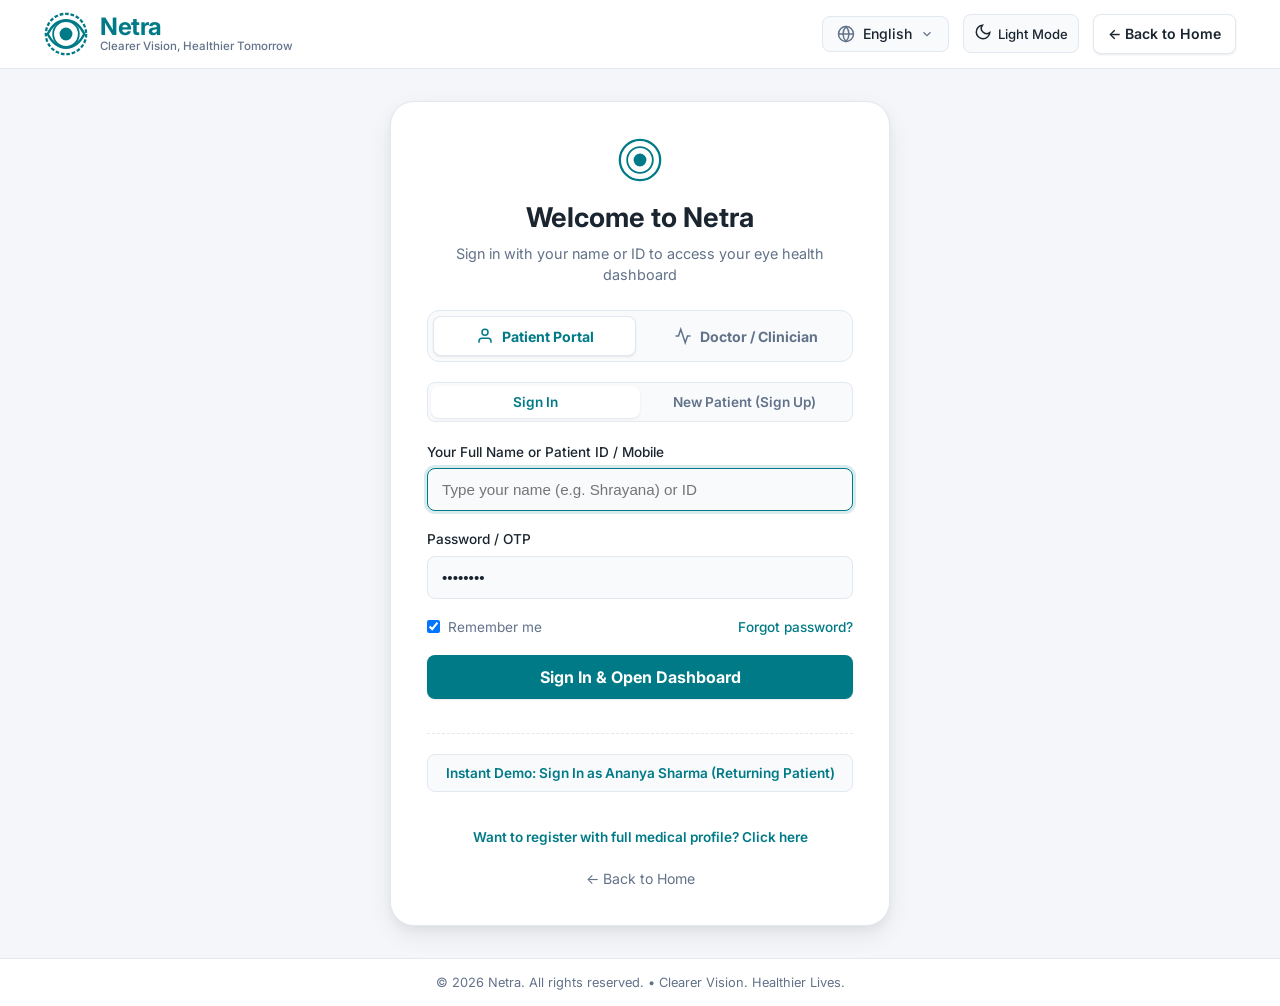
<file: doctor-dashboard.html>
<!DOCTYPE html>
<html lang="en" data-theme="light">
<head>
  <meta charset="UTF-8">
  <meta name="viewport" content="width=device-width, initial-scale=1.0">
  <script>
    (function () {
      const role = localStorage.getItem('netra_active_role');
      if (!['specialist', 'phc', 'district'].includes(role)) window.location.replace('login.html');
    }());
  </script>
  <title>Netra Clinical Workstation</title>
  <link rel="stylesheet" href="css/tokens.css">
  <link rel="stylesheet" href="css/styles.css">
  <style>
    :root { --work-bg: #f4f6f9; --work-surface: #fff; --work-muted: #627289; --work-line: rgba(26,43,76,.12); --work-shadow: 0 4px 16px rgba(15,20,28,.06); --work-radius: 10px; }
    [data-theme="dark"] { --work-bg: #0f141c; --work-surface: #18202c; --work-muted: #94a3b8; --work-line: rgba(226,232,240,.12); --work-shadow: 0 4px 16px rgba(0,0,0,.25); }
    .workstation { min-height: 100vh; display: grid; grid-template-columns: 218px minmax(0, 1fr); background: var(--work-bg); color: var(--text-primary); }
    .work-sidebar { min-height: 100vh; display: flex; flex-direction: column; padding: 18px 14px; background: var(--work-surface); border-right: 1px solid var(--work-line); position: sticky; top: 0; align-self: start; }
    .sidebar-brand { display: flex; align-items: center; gap: 9px; padding: 0 4px 22px; border-bottom: 1px solid var(--work-line); }.sidebar-brand strong, .sidebar-brand small { display: block; }.sidebar-brand strong { color: var(--brand-primary); font-size: 17px; }.sidebar-brand small { color: var(--work-muted); font-size: 9px; line-height: 1.2; }
    .sidebar-section-label { margin: 22px 9px 8px; color: var(--work-muted); font-size: 9px; font-weight: 800; letter-spacing: .08em; text-transform: uppercase; }.role-nav { display: flex; flex-direction: column; gap: 4px; overflow: visible; }.role-nav button { display: flex; align-items: center; gap: 9px; width: 100%; padding: 10px 11px; border: 1px solid transparent; border-radius: 7px; background: transparent; color: var(--work-muted); text-align: left; white-space: nowrap; }.role-nav button::before { width: 18px; color: currentColor; text-align: center; font-size: 14px; }.role-nav button[data-view="specialist"]::before { content: '◉'; }.role-nav button[data-view="phc"]::before { content: '⌂'; }.role-nav button[data-view="district"]::before { content: '▦'; }.role-nav button[data-view="patient"]::before { content: '◌'; }.role-nav button.active, .role-nav button:hover { color: var(--brand-primary); background: var(--brand-primary-light); border-color: transparent; }
    .sidebar-status { margin-top: auto; padding: 12px 10px; border-radius: 9px; background: var(--brand-primary-light); color: var(--work-muted); font-size: 10px; }.sidebar-status strong { display: block; margin-bottom: 4px; color: var(--text-primary); font-size: 11px; }.network-dot { display: inline-block; width: 7px; height: 7px; margin-right: 5px; border-radius: 50%; background: var(--status-normal); }
    .work-shell { min-width: 0; }.work-header { min-height: 64px; display: flex; align-items: center; justify-content: space-between; gap: 20px; padding: 10px 24px; background: var(--work-surface); border-bottom: 1px solid var(--work-line); position: sticky; top: 0; z-index: 10; }
    .work-brand { display: flex; align-items: center; gap: 10px; min-width: max-content; }.work-mark { display: grid; place-items: center; width: 38px; height: 38px; border-radius: 10px; background: var(--brand-primary); color: #fff; font-weight: 800; font-size: 20px; }.work-brand strong, .work-brand small { display: block; }.work-brand strong { font-size: 16px; }.work-brand small { color: var(--work-muted); font-size: 10px; }
    .work-tools { display: flex; align-items: center; gap: 8px; }.work-tools button, .work-tools a { padding: 8px 10px; border: 1px solid var(--work-line); border-radius: 6px; background: var(--work-bg); color: var(--text-primary); font-size: 12px; text-decoration: none; }.work-profile { padding-left: 10px; border-left: 1px solid var(--work-line); color: var(--work-muted); font-size: 11px; }.work-profile strong { display: block; color: var(--text-primary); }
    .work-main { max-width: 1440px; margin: 0 auto; padding: 20px 24px 36px; }.workstation-view { display: none; }.workstation-view.active { display: block; }
    .work-summary { display: flex; align-items: center; justify-content: space-between; gap: 16px; padding: 14px 18px; margin-bottom: 16px; border-left: 3px solid var(--brand-primary); border-radius: var(--work-radius); background: var(--work-surface); box-shadow: var(--work-shadow); }.work-summary h1 { margin: 0; font-size: 17px; }.work-summary p { margin: 3px 0 0; color: var(--work-muted); font-size: 12px; }.summary-number { color: var(--status-critical); font: 700 20px monospace; }.summary-number small { font: 11px var(--font-family); color: var(--work-muted); }
    .specialist-grid { display: grid; grid-template-columns: 270px minmax(0, 1fr) 320px; gap: 16px; align-items: start; }.work-panel, .evidence-card, .metric-card, .analytics-card, .patient-panel { background: var(--work-surface); border: 1px solid var(--work-line); border-radius: var(--work-radius); box-shadow: var(--work-shadow); }.panel-head, .patient-panel { padding: 15px; }.panel-head h2, .patient-panel h2 { margin: 0; font-size: 15px; }.panel-head p, .patient-panel p { margin: 3px 0 12px; color: var(--work-muted); font-size: 11px; }.queue-count { float: right; color: var(--work-muted); font-size: 10px; }
    .queue-filter { display: flex; gap: 4px; }.queue-filter button { flex: 1; padding: 6px 2px; border: 1px solid var(--work-line); border-radius: 5px; background: var(--work-bg); color: var(--work-muted); font-size: 10px; }.queue-filter button.active { background: var(--brand-primary); color: #fff; border-color: var(--brand-primary); }.queue-list { display: flex; flex-direction: column; gap: 7px; padding: 9px; max-height: 530px; overflow: auto; }.queue-patient { display: flex; justify-content: space-between; gap: 8px; width: 100%; text-align: left; padding: 10px; border: 1px solid var(--work-line); border-radius: 8px; background: var(--work-surface); color: var(--text-primary); }.queue-patient:hover, .queue-patient.selected { border-color: var(--brand-primary); background: var(--work-bg); }.queue-patient small { display: block; margin-top: 3px; color: var(--work-muted); font-size: 10px; }.severity { color: var(--status-critical); font-size: 10px; white-space: nowrap; }.severity.routine { color: var(--status-normal); }.queue-foot { display: flex; justify-content: space-between; padding: 12px 15px; border-top: 1px solid var(--work-line); color: var(--work-muted); font-size: 10px; }.queue-foot strong { display: block; color: var(--text-primary); font: 12px monospace; }
    .case-head { display: flex; align-items: center; justify-content: space-between; gap: 12px; padding: 14px 18px; }.case-head h2 { margin: 0; font-size: 19px; }.case-head p { margin: 2px 0 0; color: var(--work-muted); font-size: 11px; }.case-controls { display: flex; align-items: center; gap: 10px; }.eye-tabs { display: flex; gap: 3px; padding: 3px; border: 1px solid var(--work-line); border-radius: 7px; background: var(--work-bg); }.eye-tab { border: 0; border-radius: 5px; background: transparent; color: var(--work-muted); padding: 6px 9px; font-size: 11px; }.eye-tab.active { background: var(--work-surface); color: var(--text-primary); box-shadow: var(--work-shadow); }.timer { min-width: 105px; padding: 6px 9px; border: 1px solid var(--work-line); border-radius: 7px; background: var(--work-bg); color: var(--work-muted); font-size: 10px; }.timer strong { display: block; color: var(--brand-primary); font: 15px monospace; }
    .viewer { overflow: hidden; }.canvas-wrap { position: relative; display: flex; align-items: center; justify-content: center; height: 440px; background: #05080c; overflow: hidden; cursor: crosshair; }.canvas-wrap canvas#retina-canvas { max-width: 100%; max-height: 100%; width: auto; height: auto; aspect-ratio: 4 / 3; display: block; }.loupe { display: none; position: absolute; width: 160px; height: 160px; border: 3px solid var(--brand-primary); border-radius: 50%; box-shadow: 0 0 0 2px rgba(0,0,0,0.85), 0 8px 32px rgba(0,0,0,0.7), 0 0 24px rgba(14,165,233,0.4); pointer-events: none; z-index: 40; overflow: hidden; background: #05080c; }.loupe canvas { width: 100% !important; height: 100% !important; display: block; border-radius: 50%; }.loupe-mag-badge { position: absolute; bottom: 8px; left: 50%; transform: translateX(-50%); background: rgba(15,20,28,0.92); border: 1px solid rgba(255,255,255,0.25); color: #38bdf8; font-size: 9px; font-weight: 700; padding: 2px 7px; border-radius: 99px; letter-spacing: .05em; pointer-events: none; white-space: nowrap; }.hud { position: absolute; top: 14px; left: 14px; display: flex; gap: 7px; }.hud span { padding: 5px 8px; border: 1px solid rgba(255,255,255,.2); border-radius: 999px; background: rgba(15,20,28,.85); color: #f8fafc; font-size: 10px; }.hud .ok:before { content: ''; display: inline-block; width: 6px; height: 6px; margin-right: 5px; border-radius: 50%; background: var(--status-normal); }.layers { display: flex; gap: 5px; align-items: center; flex-wrap: wrap; padding: 10px; border-top: 1px solid var(--work-line); }.layers label { color: var(--work-muted); font-size: 11px; margin-right: 4px; }.layer-button, .tool-button { border: 1px solid var(--work-line); border-radius: 5px; background: var(--work-bg); color: var(--text-primary); padding: 6px 8px; font-size: 10px; }.layer-button.active, .tool-button:hover { border-color: var(--brand-primary); color: var(--brand-primary); }.key { display: inline-grid; place-items: center; width: 16px; height: 16px; margin-right: 3px; border-radius: 3px; background: var(--brand-secondary); color: #fff; font-size: 9px; }
    .legend { display: grid; grid-template-columns: repeat(2, 1fr); gap: 12px; margin-top: 14px; }.legend-item { display: flex; flex-direction: column; justify-content: space-between; gap: 6px; min-width: 0; padding: 12px 14px; border: 1px solid var(--work-line); border-radius: var(--work-radius); background: var(--work-surface); box-shadow: var(--work-shadow); transition: transform 0.15s ease, box-shadow 0.15s ease; }.legend-item:hover { transform: translateY(-1px); box-shadow: 0 4px 12px rgba(0,0,0,.08); }.legend-meta { display: flex; align-items: center; gap: 8px; min-width: 0; }.legend-meta span { font-size: 11px; font-weight: 500; color: var(--work-muted); white-space: nowrap; overflow: hidden; text-overflow: ellipsis; line-height: 1.25; }.legend-item b { font-size: 18px; font-weight: 700; color: var(--text-primary); font-family: var(--font-family); line-height: 1.1; margin: 0; }.swatch { width: 10px; height: 10px; border-radius: 3px; flex-shrink: 0; }.swatch-ma { background: #ef4444; }.swatch-he { background: #3b82f6; }.swatch-ex { background: #eab308; }.swatch-nv { background: #d946ef; }
    .compare-panel { display: none; margin-top: 12px; padding: 14px; border: 1px solid var(--work-line); border-radius: var(--work-radius); background: var(--work-surface); }.compare-panel.open { display: block; }.compare-head { display: flex; justify-content: space-between; color: var(--work-muted); font-size: 11px; }.timeline { display: grid; grid-template-columns: repeat(4, 1fr); gap: 8px; margin-top: 12px; }.timeline div { padding: 9px; border: 1px solid var(--work-line); border-radius: 6px; background: var(--work-bg); font-size: 10px; }.timeline b { display: block; color: var(--text-primary); margin-bottom: 4px; }
    .action-bar { display: flex; justify-content: space-between; align-items: center; gap: 12px; flex-wrap: wrap; margin-top: 14px; padding: 14px; border: 1px solid var(--work-line); border-radius: var(--work-radius); background: var(--work-surface); }.action-group, .action-bar > div { display: flex; align-items: center; gap: 10px; flex-wrap: wrap; }.action-bar button { display: inline-flex; align-items: center; justify-content: center; gap: 6px; border: 0; border-radius: 6px; padding: 9px 14px; color: #fff; font-weight: 700; font-size: 12px; cursor: pointer; transition: all 0.15s ease; white-space: nowrap; }.agree { background: var(--status-normal); border: 1px solid transparent !important; }.agree:hover { filter: brightness(1.08); transform: translateY(-1px); }.override, .secondary-action { background: var(--work-bg); border: 1px solid var(--work-line) !important; color: var(--text-primary) !important; }.override:hover, .secondary-action:hover { border-color: var(--brand-primary) !important; color: var(--brand-primary) !important; transform: translateY(-1px); }
    .evidence { display: flex; flex-direction: column; gap: 12px; }.evidence-card { padding: 16px; }.evidence-card h3 { margin: 13px 0 5px; font-size: 15px; }.evidence-card p { margin: 0; color: var(--work-muted); font-size: 11px; line-height: 1.5; }.evidence-badge, .status-badge { display: inline-block; padding: 5px 8px; border-radius: 999px; background: var(--status-critical-bg); color: var(--status-critical-text); font-size: 10px; font-weight: 800; }.status-badge.normal { background: var(--status-normal-bg); color: var(--status-normal-text); }.status-badge.warning { background: var(--status-warning-bg); color: var(--status-warning-text); }.confidence { float: right; color: var(--brand-primary); font: 11px monospace; }.flag { display: flex; gap: 8px; margin-top: 9px; padding: 8px; border: 1px solid var(--work-line); border-left: 3px solid var(--status-critical); border-radius: 6px; background: var(--status-critical-bg); font-size: 10px; }.flag.warning { border-left-color: var(--status-warning); background: var(--status-warning-bg); }.flag.normal { border-left-color: var(--status-normal); background: var(--status-normal-bg); }.flag strong, .flag small { display: block; }.flag small { color: var(--work-muted); }.checks { display: grid; grid-template-columns: 1fr 1fr; gap: 6px; margin-top: 12px; }.check { padding: 7px; border: 1px solid var(--work-line); border-radius: 5px; background: var(--work-bg); color: var(--work-muted); font-size: 10px; }.check.ok { color: var(--status-normal); }.assistant { margin-top: 12px; padding: 10px; border: 1px solid var(--work-line); border-radius: 7px; background: var(--work-bg); font-size: 11px; }.assistant-prompt { display: block; width: 100%; margin-top: 6px; border: 1px solid var(--work-line); border-radius: 5px; background: var(--work-bg); color: var(--brand-primary); padding: 6px; text-align: left; font-size: 10px; }
    .metric-grid, .analytics-grid { display: grid; grid-template-columns: repeat(4, 1fr); gap: 12px; }.metric-card, .analytics-card { padding: 16px; }.metric-card span, .analytics-card p { color: var(--work-muted); font-size: 11px; }.metric-card strong { display: block; margin-top: 7px; font: 700 24px monospace; }.district-stack { display: grid; gap: 14px; }.analytics-grid { grid-template-columns: 1fr 1fr; }.clinical-table { width: 100%; border-collapse: collapse; font-size: 11px; }.clinical-table th, .clinical-table td { padding: 9px 7px; border-bottom: 1px solid var(--work-line); text-align: left; }.matrix-row { display: grid; grid-template-columns: 1fr 1.4fr auto; gap: 8px; align-items: center; margin-top: 12px; font-size: 11px; }.matrix-bar-wrap { height: 8px; background: var(--work-bg); border-radius: 99px; overflow: hidden; }.matrix-bar { height: 100%; background: var(--brand-primary); }.simulation { display: grid; grid-template-columns: 300px 1fr; gap: 18px; }.sim-control { margin-bottom: 15px; }.sim-control label { display: flex; justify-content: space-between; gap: 10px; font-size: 11px; }.sim-control input, .sim-control select { width: 100%; margin-top: 8px; }.sim-results { display: grid; grid-template-columns: repeat(3, 1fr); gap: 10px; }.result-box { padding: 14px; border: 1px solid var(--work-line); border-radius: 8px; background: var(--work-bg); }.result-box small, .result-box strong { display: block; }.result-box small { color: var(--work-muted); font-size: 10px; }.result-box strong { margin-top: 6px; font: 700 20px monospace; }
    .phc-grid { display: grid; grid-template-columns: repeat(3, 1fr); gap: 16px; }.step-card { padding: 16px; }.step-card h2 { margin: 8px 0 4px; font-size: 16px; }.step-card p { color: var(--work-muted); font-size: 11px; }.capture-box { display: grid; place-items: center; min-height: 210px; margin: 14px 0; border: 1px dashed var(--work-line); border-radius: 8px; background: #05080c; color: #fff; text-align: center; }.capture-box span { display: block; }.capture-box small { display: block; margin-top: 10px; color: #cbd5e1; }.capture-actions { display: flex; flex-wrap: wrap; gap: 6px; }.capture-actions button, .phc-actions button { padding: 8px; border: 1px solid var(--work-line); border-radius: 6px; background: var(--work-bg); color: var(--text-primary); font-size: 10px; }.tri-state { padding: 18px; border-radius: 8px; background: var(--status-critical-bg); border: 1px solid var(--status-critical-border); }.tri-state h3 { margin: 0; color: var(--status-critical-text); font-size: 14px; }.tri-state p { margin-bottom: 0; }.audio-box { padding: 14px; border: 1px solid var(--work-line); border-radius: 8px; background: var(--work-bg); }.audio-box button { padding: 9px 12px; border-radius: 6px; background: var(--brand-primary); color: #fff; }.transcript { margin-top: 12px; padding: 10px; border-left: 3px solid var(--brand-primary); font-size: 12px; }
    .patient-content { display: none !important; }
    @media (max-width: 1180px) { .specialist-grid { grid-template-columns: 240px minmax(0, 1fr); }.evidence { grid-column: 1 / -1; display: grid; grid-template-columns: repeat(3, 1fr); }.metric-grid { grid-template-columns: repeat(2, 1fr); } }
    @media (max-width: 820px) { .workstation { display: block; }.work-sidebar { min-height: auto; padding: 10px 12px; position: sticky; top: 0; z-index: 20; border-right: 0; border-bottom: 1px solid var(--work-line); }.sidebar-brand { padding: 0 4px 10px; border-bottom: 0; }.sidebar-section-label, .sidebar-status { display: none; }.role-nav { display: grid; grid-template-columns: repeat(3, minmax(120px, 1fr)); gap: 4px; overflow-x: auto; }.role-nav button { justify-content: center; padding: 8px 6px; font-size: 10px; }.role-nav button::before { display: none; }.work-header { flex-wrap: wrap; }.work-brand { display: none; }.work-tools { margin-left: auto; }.specialist-grid > aside.work-panel { height: auto; min-height: 0; position: static; }.specialist-grid, .phc-grid, .simulation, .analytics-grid { grid-template-columns: 1fr; }.evidence { display: flex; }.case-head { align-items: flex-start; flex-direction: column; }.case-controls { width: 100%; justify-content: space-between; }.canvas-wrap { height: 300px; }.legend, .sim-results { grid-template-columns: 1fr 1fr; }.action-bar { flex-direction: column; align-items: stretch; gap: 10px; }.action-group, .action-bar > div { width: 100%; gap: 10px; }.action-group > button, .action-bar > div > button { flex: 1; min-width: 0; }.timeline { grid-template-columns: 1fr 1fr; } }
    @media (max-width: 520px) { .work-main { padding: 14px 12px 28px; }.work-tools .work-profile { display: none; }.metric-grid, .sim-results, .education-grid, .action-grid, .patient-eyes { grid-template-columns: 1fr; }.legend { grid-template-columns: 1fr 1fr; }.case-controls { align-items: stretch; flex-direction: column; }.work-summary { align-items: flex-start; flex-direction: column; } }
    @media (max-width: 380px) { .legend { grid-template-columns: 1fr; }.action-group, .action-bar > div { flex-direction: column; }.action-group > button, .action-bar > div > button { width: 100%; } }
    .workstation { grid-template-columns: 240px minmax(0, 1fr); background: var(--bg-main); }
    .work-sidebar { padding: 20px 16px; background: var(--bg-surface); border-right-color: var(--border-subtle); }
    .sidebar-brand { gap: 12px; padding: 0 0 20px; border-bottom-color: var(--border-subtle); }
    .sidebar-brand .work-mark { width: 38px; height: 38px; border-radius: var(--radius-md); }
    .sidebar-brand strong { font-size: 1.25rem; }.sidebar-brand small { font-size: .65rem; }
    .sidebar-section-label { margin: 24px 14px 8px; color: var(--text-tertiary); }
    .role-nav { gap: 4px; }
    .role-nav button { gap: 12px; padding: 10px 14px; border-radius: var(--radius-sm); color: var(--text-secondary); font-size: .92rem; font-weight: var(--font-weight-medium); }
    .role-nav button.active { background: var(--brand-primary-light); color: var(--brand-primary); font-weight: var(--font-weight-bold); }
    .sidebar-status { border-radius: var(--radius-md); padding: 16px; background: var(--brand-primary-light); }
    .work-header { padding: 16px 28px; background: var(--bg-main); border-bottom-color: var(--border-subtle); }
    .work-tools { gap: 18px; }.work-tools button, .work-tools a { border-color: var(--border-subtle); border-radius: var(--radius-sm); background: var(--bg-surface); }
    .work-profile { padding: 4px 10px 4px 4px; border: 1px solid var(--border-subtle); border-radius: var(--radius-full); background: var(--bg-surface); }
    .work-main { padding: 24px 28px 40px; }
    .work-summary, .work-panel, .evidence-card, .metric-card, .analytics-card, .patient-panel, .legend-item, .compare-panel, .action-bar { border-color: var(--border-subtle); border-radius: var(--radius-md); box-shadow: var(--shadow-sm); }
    .work-summary { padding: 16px 18px; margin-bottom: 20px; }
    .specialist-grid { gap: 20px; }.queue-list { gap: 8px; padding: 10px; }.queue-patient { border-color: var(--border-subtle); border-radius: var(--radius-sm); padding: 10px 14px; }.specialist-grid > aside.work-panel { min-height: 560px; height: calc(100vh - 170px); display: flex; flex-direction: column; position: sticky; top: 96px; }.specialist-grid > aside.work-panel .queue-list { flex: 1; max-height: none; }
    .viewer .canvas-wrap { border-radius: 0; }.layers { padding: 12px; }.layer-button, .tool-button { border-color: var(--border-subtle); border-radius: var(--radius-sm); padding: 6px 12px; }
    .legend { gap: 12px; margin-top: 14px; }.legend-item { padding: 12px 14px; }.action-bar { margin-top: 14px; padding: 14px; }
    .evidence { gap: 14px; }.evidence-card { padding: 16px; }.flag, .check, .assistant, .result-box, .audio-box { border-color: var(--border-subtle); border-radius: var(--radius-sm); }
    .metric-grid, .analytics-grid { gap: 14px; }.district-stack { gap: 20px; }.phc-grid { gap: 20px; }

    /* Keep the clinician shell aligned with the patient dashboard controls. */
    .work-mark { display: grid; place-items: center; width: 36px; height: 36px; border-radius: var(--radius-sm); background: var(--brand-primary); color: #fff; font-size: 0; }
    .sidebar-brand .work-mark { width: 36px; height: 36px; border-radius: var(--radius-sm); }
    .work-mark svg { width: 30px; height: 30px; }
    .work-tools button, .work-tools a { min-height: 38px; padding: 8px 14px; border-radius: var(--radius-sm); font-size: .88rem; font-weight: var(--font-weight-semibold); }
    .work-tools button { min-width: 40px; display: inline-flex; align-items: center; justify-content: center; }
    .work-tools a { display: inline-flex; align-items: center; justify-content: center; background: var(--brand-primary); border-color: var(--brand-primary); color: #fff; }
    .work-tools a:hover { background: var(--brand-primary-hover); border-color: var(--brand-primary-hover); }
    .work-profile { height: 40px; display: flex; flex-direction: column; justify-content: center; padding: 4px 14px; border-radius: var(--radius-sm); font-size: .78rem; }
    .work-profile strong { font-size: .85rem; }
    .role-nav button, .queue-filter button, .layer-button, .tool-button, .action-bar button, .capture-actions button, .phc-actions button, .audio-box button, .assistant-prompt { min-height: 36px; }
    .queue-filter button { padding: 8px 10px; font-size: .78rem; }
    .action-bar button { padding: 9px 14px; font-size: .78rem; }
    .capture-actions button, .phc-actions button, .audio-box button { padding: 8px 12px; font-size: .78rem; }
    .workstation, .workstation button, .workstation input, .workstation select { font-family: var(--font-family); }
    .summary-number, .summary-number small, .confidence, .timer strong, .queue-foot strong, .metric-card strong, .result-box strong { font-family: var(--font-family); }
    .flag, .flag.warning, .flag.normal { border: 1px solid var(--status-critical-border); background: var(--status-critical-bg); color: var(--status-critical-text); }
    .flag small { color: var(--status-critical-text); opacity: .82; }
    @media (max-width: 520px) { .work-tools { gap: 8px; }.work-tools button, .work-tools a { padding: 8px 10px; font-size: .78rem; }.work-profile { display: none; } }
  </style>
</head>
<body>
  <div class="workstation">
    <aside class="work-sidebar">
      <a class="sidebar-brand" href="index.html"><span class="work-mark"><svg viewBox="0 0 48 48" fill="none" aria-hidden="true"><circle cx="24" cy="24" r="22" stroke="currentColor" stroke-width="2.5"/><circle cx="24" cy="24" r="14" stroke="currentColor" stroke-width="2"/><circle cx="24" cy="24" r="7" fill="currentColor"/></svg></span><span><strong>Netra</strong><small>Clinical Tele-Ophthalmology<br>SIH 26038</small></span></a>
      <span class="sidebar-section-label">Workspaces</span>
      <nav class="role-nav" aria-label="Role-based workspace navigation"><button data-view="specialist">Specialist Workstation</button><button data-view="phc">PHC Village Kiosk</button><button data-view="district">District Operations</button></nav>
      <div class="sidebar-status"><strong><span class="network-dot"></span>Network online</strong>Clinical telemetry synced<br>Last sync: just now</div>
    </aside>
    <div class="work-shell">
      <header class="work-header">
        <a class="work-brand" href="index.html"><span class="work-mark"><svg viewBox="0 0 48 48" fill="none" aria-hidden="true"><circle cx="24" cy="24" r="22" stroke="currentColor" stroke-width="2.5"/><circle cx="24" cy="24" r="14" stroke="currentColor" stroke-width="2"/><circle cx="24" cy="24" r="7" fill="currentColor"/></svg></span><span><strong>NETRA v2</strong><small>Clinical Tele-Ophthalmology · SIH 26038</small></span></a>
        <div class="work-tools"><button id="theme-button" title="Toggle exam room mode">☾</button><span class="work-profile"><strong>Dr. Meera Iyer</strong><span id="current-role-label">Specialist Workstation</span></span><a href="login.html">Sign out</a></div>
      </header>
      <main class="work-main">
      <section class="workstation-view" data-view="specialist"><div class="work-summary"><div><h1>Review the highest-risk cases first.</h1><p>Netra screens retinal images at the PHC, highlights the evidence, and keeps the specialist as the final decision-maker.</p></div><span class="summary-number">5 <small>cases waiting</small></span></div><div class="specialist-grid"><aside class="work-panel"><div class="panel-head"><span class="queue-count">5 Pending</span><h2>Triage Queue</h2><p>Sorted by severity and risk score</p><div class="queue-filter"><button class="active" data-filter="all">All</button><button data-filter="urgent">Urgent</button><button data-filter="routine">Routine</button></div></div><div class="queue-list" id="patient-queue"></div><div class="queue-foot"><span>Review Target<strong>&lt; 30 Seconds</strong></span><span>Session Avg<strong>19.4s</strong></span></div></aside><section><div class="work-panel case-head"><div><h2 id="patient-name">Ramesh Gowda</h2><p>54 Yrs · Male · Diabetic 9 Yrs · ID: #KA-CKB-2026-084<br>Bagepalli PHC (60 km away)</p></div><div class="case-controls"><div class="eye-tabs"><button class="eye-tab active" data-eye="OD">OD Right ·</button><button class="eye-tab" data-eye="OS">OS Left ·</button></div><div class="timer">Review Elapsed<strong id="review-timer">00:19</strong></div></div></div><div class="work-panel viewer"><div class="canvas-wrap"><canvas id="retina-canvas" width="800" height="600" aria-label="Retinal fundus image display"></canvas><div class="loupe" id="retina-loupe" aria-hidden="true"><canvas id="loupe-canvas" width="160" height="160"></canvas><span class="loupe-mag-badge">2.5× MAG</span></div><div class="hud"><span class="ok">Quality: Gradable (SNR 8.9 dB)</span><span id="eye-hud">OD · Macula Centred</span></div></div><div class="layers"><label>Diagnostic Layers:</label><button class="layer-button active" data-layer="1"><span class="key">1</span>Original</button><button class="layer-button" data-layer="2"><span class="key">2</span>Enhanced</button><button class="layer-button" data-layer="3"><span class="key">3</span>Grad-CAM</button><button class="layer-button" data-layer="4"><span class="key">4</span>Lesions <b>23</b></button><button class="layer-button" data-layer="5"><span class="key">5</span>Vessels</button><button class="tool-button" id="zoom-reset">Reset Zoom</button><button class="tool-button" id="compare-button">Compare Timeline</button></div></div><div class="legend"><div class="legend-item" title="Microaneurysms: 14 detected"><div class="legend-meta"><i class="swatch swatch-ma" aria-hidden="true"></i><span>Microaneurysms</span></div><b>14</b></div><div class="legend-item" title="Hemorrhages: 9 detected"><div class="legend-meta"><i class="swatch swatch-he" aria-hidden="true"></i><span>Hemorrhages</span></div><b>9</b></div><div class="legend-item" title="Hard Exudates: 3.2% retinal area"><div class="legend-meta"><i class="swatch swatch-ex" aria-hidden="true"></i><span>Hard Exudates</span></div><b>3.2%</b></div><div class="legend-item" title="Neovascularization: 0 detected"><div class="legend-meta"><i class="swatch swatch-nv" aria-hidden="true"></i><span>Neovascularization</span></div><b>0</b></div></div><div class="compare-panel" id="compare-panel"><div class="compare-head"><strong>Rapid Progression Alert</strong><button class="tool-button" id="close-compare">Close</button></div><div class="timeline"><div><b>12 Mar 2024</b>Grade 0 · MA 0 · HE 0</div><div><b>18 Nov 2024</b>Grade 1 · MA 3 · HE 0</div><div><b>14 Mar 2026</b>Grade 1 · MA 5 · HE 0</div><div><b>Current Visit</b>Grade 3 · MA 14 · HE 9</div></div></div><div class="action-bar"><div class="action-group"><button class="agree" id="agree-button">✓ Agree with AI Verdict</button><button class="override" id="override-button">✎ Override Grade</button></div><div class="action-group secondary-group"><button class="secondary-action" id="report-button">View Referral PDF</button><button class="secondary-action" id="notes-button">Clinical Notes</button></div></div></section><aside class="evidence"><div class="evidence-card"><span class="evidence-badge">⚠ REFER URGENT</span><span class="confidence">87% Calibrated</span><h3>Grade 3: Severe NPDR</h3><p>High-risk retinopathy in right eye. Quad-quadrant hemorrhages with exudates threat.</p><div class="flag"><b>⚠</b><span><strong>Macular Edema Threat</strong><small>Exudates within 500µm of fovea centralis</small></span></div><div class="flag warning"><b>ⓘ</b><span><strong>Glaucoma CDR Flag: 0.68</strong><small>Cup-to-disc ratio borderline</small></span></div><div class="flag normal"><b>✓</b><span><strong>Worst-Eye Protocol: OD</strong><small>Referral dictated by worse eye</small></span></div></div><div class="evidence-card"><h3>🛡 10-Point AI Self-Checks</h3><p>5 Passed · 1 Warning</p><div class="checks"><span class="check ok">✓ Valid Fundus</span><span class="check ok">✓ Quality Gradable</span><span class="check ok">✓ Confidence 87%</span><span class="check ok">✓ TTA Agreement 5/5</span><span class="check ok">✓ Attention 78%</span><span class="check">⚠ Edema Warning</span></div></div><div class="evidence-card"><h3>✨ Netra Assistant</h3><p>Decision support only · Grounded in case telemetry</p><div class="assistant"><b>Why Grade 3 and not Grade 2?</b><br>9 retinal hemorrhages across 3 quadrants and hard exudates covering 3.2% of the retina. Calibrated confidence is 87%.</div><button class="assistant-prompt">Why Grade 3?</button><button class="assistant-prompt">Progression since March?</button><button class="assistant-prompt">Macular risk details?</button></div></aside></div></section>
      <section class="workstation-view" data-view="phc"><div class="work-summary"><div><h1>PHC village capture kiosk</h1><p>Guided capture, simple triage, vernacular communication, and offline store-and-forward sync.</p></div><span class="summary-number" id="outbox-count">0 <small>queued</small></span></div><div class="phc-grid"><div class="work-panel step-card"><span class="status-badge normal">STEP 1</span><h2>Retina Camera Capture</h2><p>Non-mydriatic fundus capture with a real-time quality gate.</p><div class="capture-box"><div><strong>Camera preview</strong><span id="capture-quality" class="status-badge normal">✓ Quality: Gradable</span><small id="capture-message">Sharp focus, adequate illumination, 45° FOV achieved.</small></div></div><div class="capture-actions"><button class="capture-test" data-quality="dark">Test Dark Capture</button><button class="capture-test" data-quality="blurry">Test Blurry Capture</button><button class="capture-test" data-quality="good">Good Capture</button><button id="queue-record">Queue Record</button></div></div><div class="work-panel step-card"><span class="status-badge warning">STEP 2</span><h2>Clear Action Verdict</h2><p>Health workers see only three actionable outcomes.</p><div class="tri-state" id="tri-refer"><h3>REFER TO SPECIALIST</h3><p>Changes detected. Case transmitted to the District Hospital ophthalmologist for confirmation.</p></div><div class="tri-state" id="tri-recapture" style="display:none;background:var(--status-warning-bg);border-color:var(--status-warning-border)"><h3>RECAPTURE IMAGE</h3><p>Image quality is insufficient. Increase flash and keep the camera steady.</p></div><p><strong>Referral:</strong> Chikkaballapur District Eye Hospital · Free bus pass generated.</p></div><div class="work-panel step-card"><span class="status-badge normal">STEP 3</span><h2>Patient Communication &amp; Sync</h2><p>Play the explanation aloud in the patient’s language.</p><div class="audio-box"><select id="audio-language"><option>ಕನ್ನಡ (Kannada)</option><option>हिंदी (Hindi)</option><option>English (Indian)</option></select><button id="speak-report">▶ Play for Patient</button><div class="transcript">ನಿಮ್ಮ ಕಣ್ಣಿನ ಸ್ಕ್ಯಾನ್‌ನಲ್ಲಿ ಬದಲಾವಣೆಗಳು ಕಂಡುಬಂದಿವೆ. ತಜ್ಞ ವೈದ್ಯರು ಪರಿಶೀಲಿಸುತ್ತಾರೆ.</div></div><p>Local SQLite Outbox: <strong id="outbox-status">Connected · Auto-synced</strong></p><button class="secondary-action" id="manual-sync">↻ Sync Queued Records Now</button></div></div></section>
      <section class="workstation-view" data-view="district"><div class="work-summary"><div><h1>District telemedicine operations</h1><p>Monitor referral load, model agreement, and staffing capacity across rural PHCs.</p></div><span class="summary-number">1,240 <small>screened this month</small></span></div><div class="district-stack"><div class="metric-grid"><div class="metric-card"><span>Total Screened</span><strong>1,240</strong><span>Across 18 rural PHCs</span></div><div class="metric-card"><span>Referral Rate</span><strong>18.4%</strong><span>228 Grade ≥ 2 cases</span></div><div class="metric-card"><span>Pending Review</span><strong>37</strong><span>All under 12 hours</span></div><div class="metric-card"><span>AI Concordance</span><strong>94.2%</strong><span>Kappa 0.88</span></div></div><div class="analytics-grid"><div class="analytics-card"><h2>High-Risk PHC Hotspots</h2><table class="clinical-table"><thead><tr><th>Facility</th><th>Screened</th><th>Severe</th><th>Status</th></tr></thead><tbody><tr><td><strong>Bagepalli PHC</strong></td><td>184</td><td>19</td><td class="status-badge critical">High Risk</td></tr><tr><td><strong>Sidlaghatta PHC</strong></td><td>142</td><td>11</td><td class="status-badge warning">Elevated</td></tr><tr><td><strong>Gudibanda PHC</strong></td><td>98</td><td>3</td><td class="status-badge normal">Normal</td></tr><tr><td><strong>Chintamani PHC</strong></td><td>210</td><td>8</td><td class="status-badge normal">Normal</td></tr></tbody></table></div><div class="analytics-card"><h2>AI vs Specialist Agreement</h2><p>Overrides feed the continuous training loop.</p><div class="matrix-row"><span>Full Grade Concordance</span><div class="matrix-bar-wrap"><div class="matrix-bar" style="width:89%"></div></div><b>89.1%</b></div><div class="matrix-row"><span>Referral Concordance</span><div class="matrix-bar-wrap"><div class="matrix-bar" style="width:96%"></div></div><b>96.4%</b></div><div class="matrix-row"><span>Specialist Overrides</span><div class="matrix-bar-wrap"><div class="matrix-bar" style="width:5.8%"></div></div><b>5.8%</b></div></div></div><div class="work-panel step-card"><h2>Simulink Digital Twin Simulator</h2><p>Adjust volume, bandwidth, and specialist pool to keep review wait under 24 hours.</p><div class="simulation"><div><div class="sim-control"><label>Daily screening volume <strong id="sim-arrival-value">274 patients/day</strong></label><input id="sim-arrival-rate" type="range" min="100" max="500" value="274" step="10"></div><div class="sim-control"><label>Internet bandwidth <strong id="sim-bandwidth-value">10 Mbps</strong></label><select id="sim-bandwidth"><option value="2">2 Mbps</option><option value="10" selected>10 Mbps</option><option value="50">50 Mbps</option></select></div><div class="sim-control"><label>Active specialists <strong id="sim-specialists-value">2 Specialists</strong></label><input id="sim-specialists" type="range" min="1" max="6" value="2"></div></div><div class="sim-results"><div class="result-box"><small>Projected Wait Time</small><strong id="sim-wait">14.2 Hours</strong><span class="status-badge normal" id="sim-sla">✓ Complies with &lt;24h SLA</span></div><div class="result-box"><small>System Bottleneck</small><strong>Specialist Review</strong><span>Queue occupancy: 68%</span></div><div class="result-box"><small>Recommendation</small><p id="sim-recommendation">At <strong>274 patients/day</strong>, <strong>2 specialists</strong> project an average wait of <strong>14.2h</strong>.</p></div></div></div></div></div></section>
      <section class="workstation-view patient-content" data-view="patient" data-scale="normal"><div class="work-summary patient-hero"><div><span class="status-badge normal">RURAL PATIENT MODE · ಗ್ರಾಮೀಣ ರೋಗಿ ವೀಕ್ಷಣೆ</span><h1>Namaskara, Ramesh Gowda</h1><p>Age 54 · Bagepalli Village · Today’s checkup</p></div><div><span>Text Size</span> <button class="font-scale active" data-scale="normal">A</button><button class="font-scale" data-scale="large">A+</button><button class="font-scale" data-scale="xlarge">A++</button></div></div><div class="patient-status"><h2>Specialist doctor checkup needed for right eye</h2><p id="patient-report">Your right eye has mild swelling and small blood spots caused by diabetes. Visit the District Hospital within 48 hours. Early care can protect your vision.</p><button class="secondary-action" id="patient-speak-report">▶ Listen in your language</button></div><div class="patient-eyes"><div class="patient-panel"><h3>Right Eye · Needs Treatment <span class="status-badge critical">🔴 Attention</span></h3><p>Small red spots and water swelling near the vision center.</p><div class="meter"><label>Vision clarity <strong>65%</strong></label><div class="meter-track"><div class="meter-fill" style="width:65%"></div></div></div><div class="meter"><label>Sugar impact <strong>82%</strong></label><div class="meter-track"><div class="meter-fill" style="width:82%;background:var(--status-critical)"></div></div></div><p><strong>What doctor says:</strong> A specialist can stop further leakage with simple treatment.</p></div><div class="patient-panel"><h3>Left Eye · Mild Baseline <span class="status-badge warning">🟡 Safe for Now</span></h3><p>Clean and healthy appearance. Tiny harmless dots only.</p><div class="meter"><label>Vision clarity <strong>92%</strong></label><div class="meter-track"><div class="meter-fill" style="width:92%;background:var(--status-normal)"></div></div></div><div class="meter"><label>Sugar impact <strong>25%</strong></label><div class="meter-track"><div class="meter-fill" style="width:25%;background:var(--status-normal)"></div></div></div><p><strong>Good news:</strong> Daily diabetes tablets and walking help keep this eye healthy.</p></div></div><div class="education-grid"><div class="patient-panel"><h3>Like thin water pipes</h3><p>Tiny blood vessels can become weak when sugar stays high.</p></div><div class="patient-panel"><h3>Small leakage drops</h3><p>Weak vessels can leak fluid or blood before pain begins.</p></div><div class="patient-panel"><h3>Early care protects sight</h3><p>Finding changes early gives doctors simple ways to protect vision.</p></div></div><div class="action-grid"><div class="patient-panel"><h3>1. Visit District Eye Hospital</h3><p>Free treatment and bus voucher under Ayushman Bharat.</p></div><div class="patient-panel"><h3>2. Take sugar tablets daily</h3><p>Avoid sweets and walk 20 minutes each morning.</p></div><div class="patient-panel"><h3>3. Protect eyes in the sun</h3><p>Wear a cap or sunglasses in the fields.</p></div><div class="patient-panel"><h3>4. Rush for danger signs</h3><p>Call 104 for sudden floaters, flashes, or a dark curtain.</p></div></div></section>
      </main>
    </div>
  </div>
  <script src="js/workstation.js"></script>
</body>
</html>
</file>
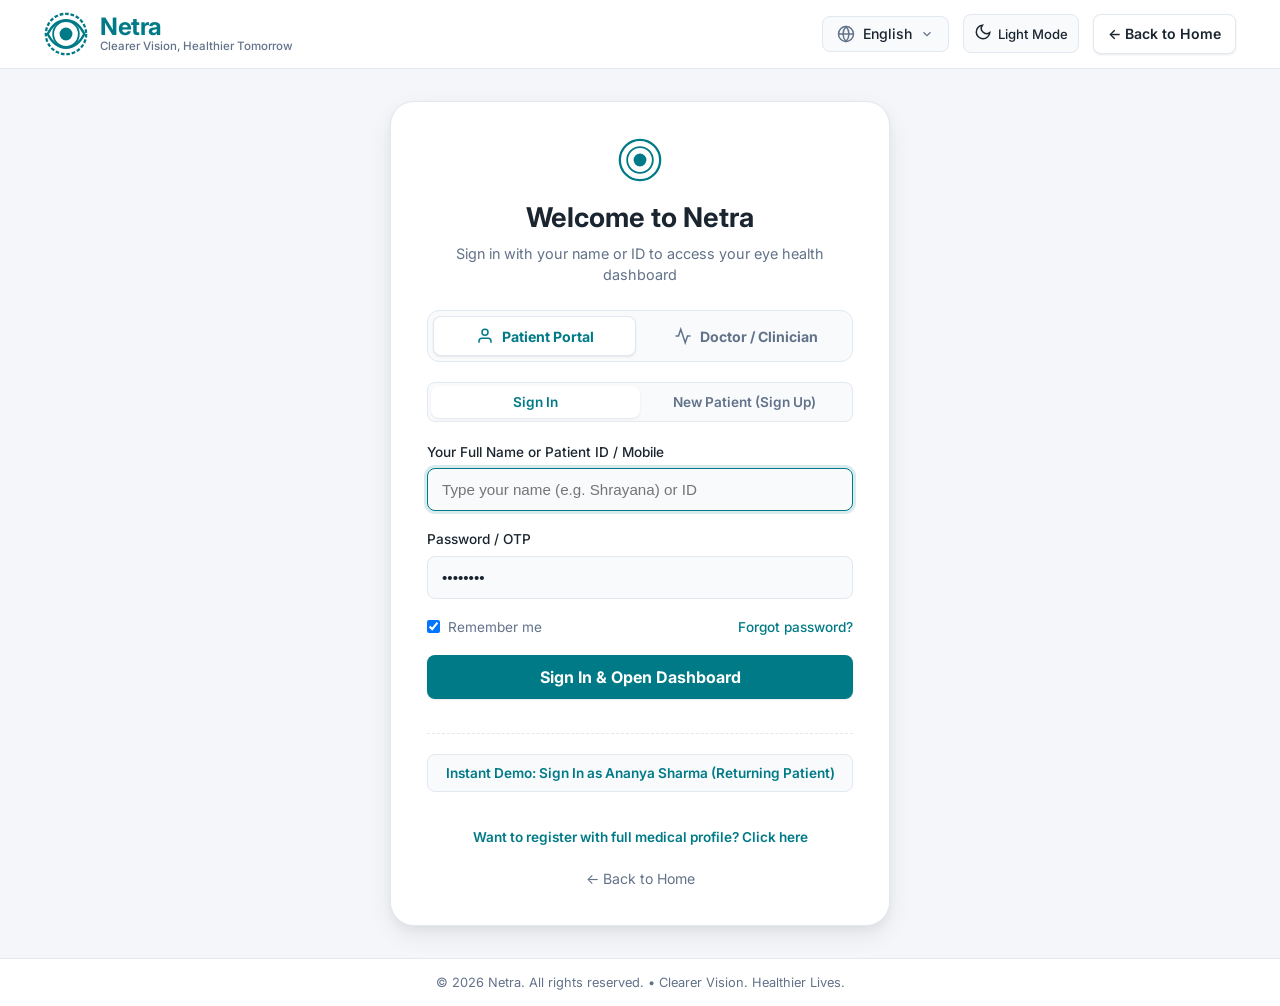
<file: login.html>
<!DOCTYPE html>
<html lang="en" data-theme="light">
<head>
  <meta charset="UTF-8">
  <meta name="viewport" content="width=device-width, initial-scale=1.0">
  <title>Sign In & Register — Netra Patient Portal</title>
  <meta name="description" content="Sign in or register for Netra Patient Portal for AI-Powered Diabetic Retinopathy screening and personal ophthalmic health tracking.">
  
  <link rel="stylesheet" href="css/tokens.css">
  <link rel="stylesheet" href="css/styles.css">
</head>
<body style="min-height: 100vh; display: flex; flex-direction: column; background-color: var(--bg-main);">

  <!-- Simple Header with Logo, Language & Theme Controls -->
  <header class="landing-header">
    <div class="navbar-container">
      <a href="index.html" class="brand-logo" title="Back to Netra Landing Page">
        <svg class="logo-eye-icon" viewBox="0 0 48 48" fill="none">
          <circle cx="24" cy="24" r="22" stroke="currentColor" stroke-width="2.5" stroke-dasharray="4 2"/>
          <circle cx="24" cy="24" r="14" stroke="currentColor" stroke-width="2"/>
          <circle cx="24" cy="24" r="7" fill="currentColor"/>
          <path d="M4 24C9 14 16 9 24 9C32 9 39 14 44 24C39 34 32 39 24 39C16 39 9 34 4 24Z" stroke="currentColor" stroke-width="2.5"/>
        </svg>
        <div class="brand-text">
          <span class="brand-name" data-i18n="appName">Netra</span>
          <span class="brand-tagline" data-i18n="appTagline">Clearer Vision, Healthier Tomorrow</span>
        </div>
      </a>

      <div class="nav-actions">
        <!-- Multilingual Dropdown -->
        <div class="lang-dropdown-wrapper">
          <button class="btn-control" id="langDropdownBtn" aria-label="Select Language">
            <svg viewBox="0 0 24 24" fill="none" stroke="currentColor" stroke-width="2">
              <circle cx="12" cy="12" r="10"/>
              <line x1="2" y1="12" x2="22" y2="12"/>
              <path d="M12 2a15.3 15.3 0 0 1 4 10 15.3 15.3 0 0 1-4 10 15.3 15.3 0 0 1-4-10 15.3 15.3 0 0 1 4-10z"/>
            </svg>
            <span id="langLabelLanding">English</span>
            <svg viewBox="0 0 24 24" fill="none" stroke="currentColor" stroke-width="2" style="width: 14px; height: 14px;">
              <polyline points="6 9 12 15 18 9"/>
            </svg>
          </button>
          
          <div class="lang-menu" id="langDropdownMenu">
            <button class="lang-option active" data-lang="en"><span>🇬🇧 English</span><span class="check-mark">✓</span></button>
            <button class="lang-option" data-lang="hi"><span>🇮🇳 हिंदी (Hindi)</span></button>
            <button class="lang-option" data-lang="kn"><span>🇮🇳 ಕನ್ನಡ (Kannada)</span></button>
          </div>
        </div>

        <!-- Adaptive Color Theme Toggle -->
        <button class="theme-toggle-btn" id="themeToggleBtn" aria-label="Toggle Theme Mode">
          <span id="themeToggleIcon">
            <svg viewBox="0 0 24 24" fill="none" stroke="currentColor" stroke-width="2">
              <path d="M21 12.79A9 9 0 1 1 11.21 3 7 7 0 0 0 21 12.79z"/>
            </svg>
          </span>
          <span id="themeToggleText" data-i18n="themeLight">Light Mode</span>
        </button>

        <a href="index.html" class="btn-secondary" style="padding: 8px 14px; font-size: 0.88rem;" data-i18n="backToHome">
          ← Home
        </a>
      </div>
    </div>
  </header>

  <!-- Login & Register Container -->
  <main class="auth-page-wrapper" style="flex: 1; padding: 32px 20px;">
    <div class="auth-card" style="max-width: 500px;">
      <div class="auth-header">
        <svg class="logo-eye-icon" viewBox="0 0 48 48" fill="none" style="margin: 0 auto 10px; width: 44px; height: 44px; color: var(--brand-primary);">
          <circle cx="24" cy="24" r="22" stroke="currentColor" stroke-width="2.5"/>
          <circle cx="24" cy="24" r="14" stroke="currentColor" stroke-width="2"/>
          <circle cx="24" cy="24" r="7" fill="currentColor"/>
        </svg>
        <h2 id="loginAuthTitle" data-i18n="loginTitle">Welcome to Netra</h2>
        <p data-i18n="loginSubtitle">Sign in with your name or ID to access your eye health dashboard</p>
      </div>

      <!-- Authentication Progress & Status Alert -->
      <div id="authStatusAlert" class="auth-status-alert success" style="display: none;"></div>

      <!-- Role Selector: Patient Portal vs Doctor / Clinician Portal -->
      <div class="portal-role-selector">
        <button type="button" class="portal-role-btn active" id="btnRolePatient">
          <svg viewBox="0 0 24 24" fill="none" stroke="currentColor" stroke-width="2">
            <path d="M20 21v-2a4 4 0 0 0-4-4H8a4 4 0 0 0-4 4v2"/>
            <circle cx="12" cy="7" r="4"/>
          </svg>
          <span data-i18n="rolePatient">Patient Portal</span>
        </button>
        <button type="button" class="portal-role-btn" id="btnRoleDoctor">
          <svg viewBox="0 0 24 24" fill="none" stroke="currentColor" stroke-width="2">
            <path d="M22 12h-4l-3 9L9 3l-3 9H2"/>
          </svg>
          <span data-i18n="roleDoctor">Doctor / Clinician</span>
        </button>
      </div>

      <!-- ====================================================================
           SECTION 1: PATIENT PORTAL (SIGN IN & SIGN UP)
           ==================================================================== -->
      <div id="patientPortalSection">
        <!-- Sub-tabs: Sign In vs Sign Up -->
        <div class="sub-tabs">
          <button type="button" class="sub-tab-btn active" id="authTabSignIn" data-i18n="tabSignIn">Sign In</button>
          <button type="button" class="sub-tab-btn" id="authTabSignUp" data-i18n="tabSignUp">New Patient (Sign Up)</button>
        </div>

        <!-- FORM 1: PATIENT SIGN IN -->
        <form id="signInForm" class="auth-form">
          <div class="form-group">
            <label for="inputSignInId" data-i18n="labelSignInNameOrId">Full Name, Mobile Number, or Patient ID</label>
            <input type="text" id="inputSignInId" class="form-control" placeholder="Type your name (e.g. Shrayana) or ID" required autofocus>
          </div>

          <div class="form-group">
            <label for="inputSignInPassword" data-i18n="labelPassword">Password / OTP</label>
            <input type="password" id="inputSignInPassword" class="form-control" value="••••••••" placeholder="Enter password or OTP">
          </div>

          <div class="form-row-remember">
            <label class="remember-check">
              <input type="checkbox" id="checkRememberMe" checked>
              <span data-i18n="rememberMe">Remember me</span>
            </label>
            <a href="#" class="forgot-link" data-i18n="forgotPass">Need help?</a>
          </div>

          <button type="submit" class="btn-auth-submit" id="btnSignInSubmit" data-i18n="btnSignIn">
            Sign In to Patient Portal
          </button>

          <!-- Quick Demo Shortcut -->
          <div class="quick-demo-box" style="margin-top: 16px;">
            <button type="button" class="btn-demo-login" id="btnDemoPatient" style="width: 100%; text-align: center; justify-content: center;">
              <span data-i18n="quickDemoPatient">👤 Demo Account: Ananya Sharma (Returning Patient)</span>
            </button>
          </div>

          <div style="text-align: center; margin-top: 14px;">
            <a href="#" id="linkSwitchToSignUp" style="font-size: 0.85rem; color: var(--brand-primary); font-weight: var(--font-weight-semibold);" data-i18n="dontHaveAccount">
              New to Netra? Create a patient account →
            </a>
          </div>
        </form>

        <!-- FORM 2: CREATE NEW PATIENT ACCOUNT -->
        <form id="signUpForm" class="auth-form" style="display: none;">
          <div class="form-group">
            <label for="inputSignUpName" data-i18n="labelFullName">Full Name</label>
            <input type="text" id="inputSignUpName" class="form-control" placeholder="e.g. Ramesh Kumar" required>
          </div>

          <div class="form-group">
            <label for="inputSignUpMobile" data-i18n="labelMobile">Mobile Number / ABHA ID</label>
            <input type="text" id="inputSignUpMobile" class="form-control" placeholder="e.g. 9876543210" required>
          </div>

          <div style="display: grid; grid-template-columns: 1fr 1fr; gap: 12px;">
            <div class="form-group">
              <label for="inputSignUpAge" data-i18n="labelAge">Age</label>
              <input type="number" id="inputSignUpAge" class="form-control" placeholder="e.g. 48" min="1" max="120" required>
            </div>

            <div class="form-group">
              <label for="inputSignUpGender" data-i18n="labelGender">Gender</label>
              <select id="inputSignUpGender" class="form-control">
                <option value="Male" data-i18n="genderMale">Male</option>
                <option value="Female" data-i18n="genderFemale">Female</option>
                <option value="Other" data-i18n="genderOther">Other</option>
              </select>
            </div>
          </div>

          <div class="form-group">
            <label for="inputSignUpDiabetes" data-i18n="labelDiabetes">Diabetes Health Status</label>
            <select id="inputSignUpDiabetes" class="form-control">
              <option value="Type 2 Diabetes" data-i18n="optType2">Type 2 Diabetes (Diagnosed)</option>
              <option value="Type 1 Diabetes" data-i18n="optType1">Type 1 Diabetes</option>
              <option value="Pre-diabetic / Routine Screening" data-i18n="optPrediabetes">Pre-diabetic / Routine Screening</option>
            </select>
          </div>

          <div class="form-group">
            <label for="inputSignUpDistrict" data-i18n="labelDistrict">District / City</label>
            <input type="text" id="inputSignUpDistrict" class="form-control" placeholder="e.g. Bengaluru or Chikkaballapur" required>
          </div>

          <div class="form-group">
            <label for="inputSignUpPassword" data-i18n="labelPassword">Create Password</label>
            <input type="password" id="inputSignUpPassword" class="form-control" placeholder="Minimum 6 characters" required>
          </div>

          <button type="submit" class="btn-auth-submit" style="margin-top: 4px;" data-i18n="btnCreateAccount">
            Create Account & Enter Dashboard
          </button>

          <div style="text-align: center; margin-top: 14px;">
            <a href="#" id="linkSwitchToSignIn" style="font-size: 0.85rem; color: var(--brand-primary); font-weight: var(--font-weight-semibold);" data-i18n="alreadyHaveAccount">
              Already have an account? Sign In
            </a>
          </div>
        </form>
      </div>

      <!-- ====================================================================
           SECTION 2: DOCTOR / CLINICIAN PORTAL
           ==================================================================== -->
      <div id="doctorPortalSection" style="display: none;">
        <div style="background: var(--bg-surface-subtle); border: 1px solid var(--border-subtle); border-radius: var(--radius-md); padding: 12px 14px; margin-bottom: 18px;">
          <div style="display: flex; align-items: center; gap: 8px;">
            <span style="font-size: 1.1rem;">🩺</span>
            <strong style="font-size: 0.9rem; color: var(--text-primary);">Clinician Tele-Ophthalmology Triage</strong>
          </div>
          <p style="font-size: 0.78rem; color: var(--text-secondary); margin-top: 4px; line-height: 1.4;">
            Secure access for District Ophthalmologists and PHC screening officers to review AI-graded retinal scans, agree/override diagnoses, and dispatch urgent referrals.
          </p>
        </div>

        <form id="doctorLoginForm" class="auth-form">
          <div class="form-group">
            <label for="inputDoctorId">Doctor ID / Medical Council Reg No.</label>
            <input type="text" id="inputDoctorId" class="form-control" placeholder="e.g. DOC-KA-2026-4412 or dr.meera@netra.org" required>
          </div>

          <div class="form-group">
            <label for="selectDoctorHospital">Hospital / Screening Centre</label>
            <select id="selectDoctorHospital" class="form-control">
              <option value="Christ University Health Centre (Bengaluru)">Christ University Health Centre (Bengaluru)</option>
              <option value="Chikkaballapur District Government Hospital">Chikkaballapur District Hospital (Ophthalmology Dept)</option>
              <option value="Devanahalli Rural Primary Health Centre">Devanahalli Rural PHC (Frontline Unit)</option>
              <option value="Sidlaghatta Community Health Centre">Sidlaghatta Community Health Centre</option>
            </select>
          </div>

          <div class="form-group">
            <label for="inputDoctorPassword">Clinician Security PIN / Password</label>
            <input type="password" id="inputDoctorPassword" class="form-control" value="••••••••" placeholder="Enter security PIN" required>
          </div>

          <div class="form-row-remember">
            <label class="remember-check">
              <input type="checkbox" id="checkDoctorRemember" checked>
              <span>Remember clinician credentials</span>
            </label>
            <a href="#" class="forgot-link">Hospital IT Help</a>
          </div>

          <button type="submit" class="btn-auth-submit" id="btnDoctorSubmit" style="background-color: var(--brand-primary);">
            Sign In to Clinician Triage Portal
          </button>

          <!-- Quick Demo Clinician Shortcut -->
          <div class="quick-demo-box" style="margin-top: 16px;">
            <button type="button" class="btn-demo-login" id="btnDemoDoctor" style="width: 100%; text-align: center; justify-content: center; background: var(--brand-primary-light); color: var(--brand-primary); font-weight: var(--font-weight-bold); border-color: var(--brand-primary);">
              <span>🩺 Demo Access: Dr. Meera Iyer (Senior Ophthalmologist)</span>
            </button>
          </div>
        </form>
      </div>

      <a href="index.html" class="back-home-link" style="margin-top: 20px;" data-i18n="backToHome">← Back to Home</a>
    </div>
  </main>

  <footer style="padding: 14px; text-align: center; font-size: 0.8rem; color: var(--text-secondary); border-top: 1px solid var(--border-subtle); background: var(--bg-surface);">
    <span>© 2026 Netra. All rights reserved. • Clearer Vision. Healthier Lives.</span>
  </footer>

  <!-- Application Logic & Translations -->
  <script src="js/translations.js"></script>
  <script src="js/app.js"></script>
</body>
</html>
</file>
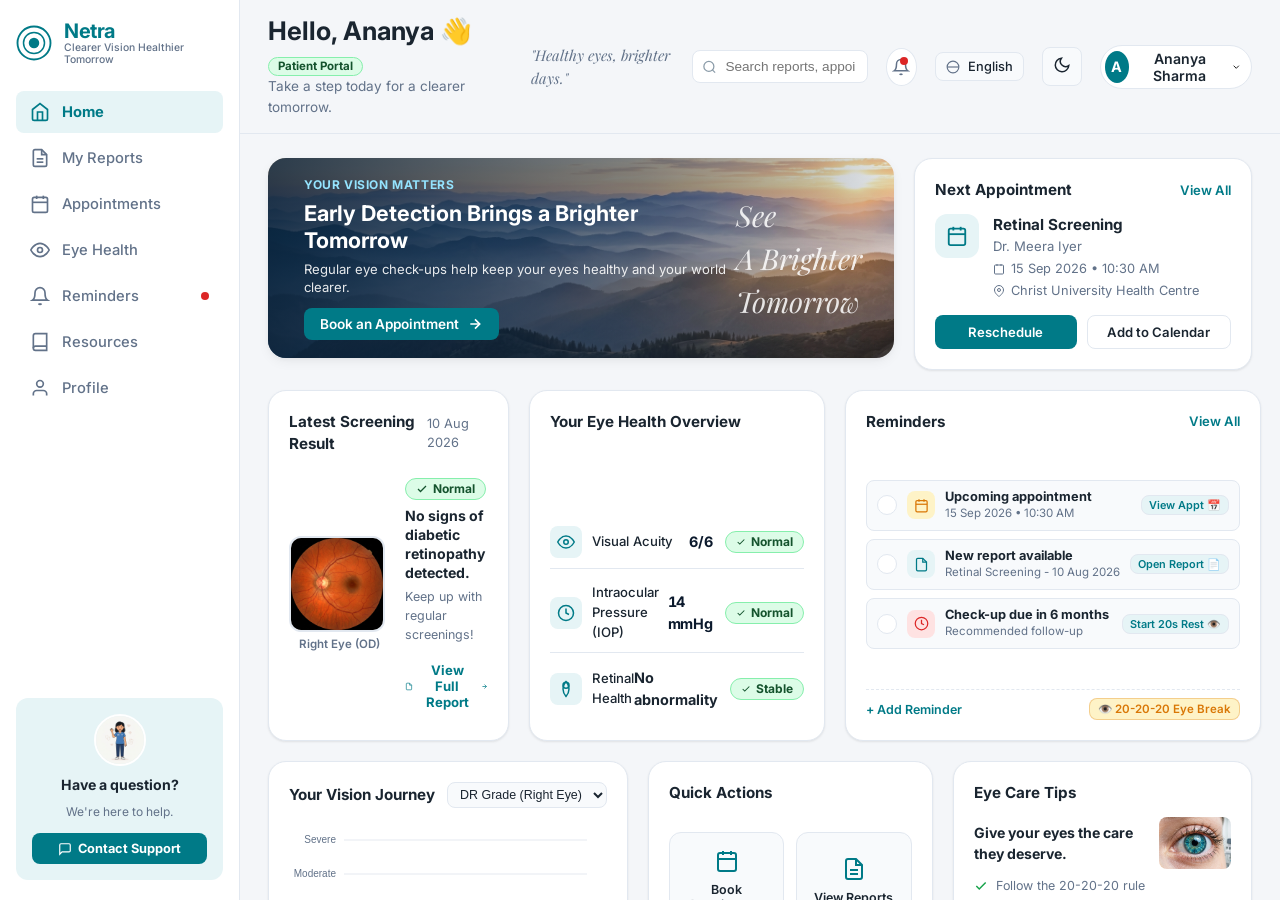
<file: app/dashboard.html>
<!DOCTYPE html>
<html lang="en" data-theme="light">
<head>
  <meta charset="UTF-8">
  <meta name="viewport" content="width=device-width, initial-scale=1.0">
  <title>Patient Portal — Netra Eye Care</title>
  <meta name="description" content="Netra Patient Dashboard — Vision journey, retinal screening results, appointments, and ophthalmic health tracking.">
  
  <link rel="stylesheet" href="css/tokens.css">
  <link rel="stylesheet" href="css/styles.css">
</head>
<body style="height: 100vh; overflow: hidden; display: flex;">

  <!-- ========================================================================
       PATIENT DASHBOARD
       ======================================================================== -->
  <div id="view-dashboard" style="display: flex; width: 100%; height: 100vh; overflow: hidden;">
    <!-- LEFT SIDEBAR -->
    <aside class="dash-sidebar">
      <div class="sidebar-top">
        <!-- Logo -> links to landing page -->
        <a href="index.html" class="brand-logo" title="Back to Netra Landing Page">
          <svg class="logo-eye-icon" viewBox="0 0 48 48" fill="none" style="width: 36px; height: 36px;">
            <circle cx="24" cy="24" r="22" stroke="currentColor" stroke-width="2.5"/>
            <circle cx="24" cy="24" r="14" stroke="currentColor" stroke-width="2"/>
            <circle cx="24" cy="24" r="7" fill="currentColor"/>
          </svg>
          <div class="brand-text">
            <span class="brand-name" style="font-size: 1.25rem;">Netra</span>
            <span class="brand-tagline" style="font-size: 0.65rem;">Clearer Vision Healthier Tomorrow</span>
          </div>
        </a>

        <!-- Navigation Menu -->
        <ul class="dash-menu-list">
          <li class="dash-menu-item active">
            <svg viewBox="0 0 24 24" fill="none" stroke="currentColor" stroke-width="2">
              <path d="M3 9l9-7 9 7v11a2 2 0 0 1-2 2H5a2 2 0 0 1-2-2z"/>
              <polyline points="9 22 9 12 15 12 15 22"/>
            </svg>
            <span data-i18n="menuHome">Home</span>
          </li>

          <li class="dash-menu-item" id="navItemReports">
            <svg viewBox="0 0 24 24" fill="none" stroke="currentColor" stroke-width="2">
              <path d="M14 2H6a2 2 0 0 0-2 2v16a2 2 0 0 0 2 2h12a2 2 0 0 0 2-2V8z"/>
              <polyline points="14 2 14 8 20 8"/>
              <line x1="16" y1="13" x2="8" y2="13"/>
              <line x1="16" y1="17" x2="8" y2="17"/>
            </svg>
            <span data-i18n="menuReports">My Reports</span>
          </li>

          <li class="dash-menu-item" id="navItemAppointments">
            <svg viewBox="0 0 24 24" fill="none" stroke="currentColor" stroke-width="2">
              <rect x="3" y="4" width="18" height="18" rx="2" ry="2"/>
              <line x1="16" y1="2" x2="16" y2="6"/>
              <line x1="8" y1="2" x2="8" y2="6"/>
              <line x1="3" y1="10" x2="21" y2="10"/>
            </svg>
            <span data-i18n="menuAppointments">Appointments</span>
          </li>

          <li class="dash-menu-item">
            <svg viewBox="0 0 24 24" fill="none" stroke="currentColor" stroke-width="2">
              <circle cx="12" cy="12" r="3"/>
              <path d="M1 12s4-8 11-8 11 8 11 8-4 8-11 8-11-8-11-8z"/>
            </svg>
            <span data-i18n="menuEyeHealth">Eye Health</span>
          </li>

          <li class="dash-menu-item" id="navItemReminders">
            <svg viewBox="0 0 24 24" fill="none" stroke="currentColor" stroke-width="2">
              <path d="M18 8A6 6 0 0 0 6 8c0 7-3 9-3 9h18s-3-2-3-9"/>
              <path d="M13.73 21a2 2 0 0 1-3.46 0"/>
            </svg>
            <span data-i18n="menuReminders">Reminders</span>
            <span class="notification-dot"></span>
          </li>

          <li class="dash-menu-item">
            <svg viewBox="0 0 24 24" fill="none" stroke="currentColor" stroke-width="2">
              <path d="M4 19.5A2.5 2.5 0 0 1 6.5 17H20"/>
              <path d="M6.5 2H20v20H6.5A2.5 2.5 0 0 1 4 19.5v-15A2.5 2.5 0 0 1 6.5 2z"/>
            </svg>
            <span data-i18n="menuResources">Resources</span>
          </li>

          <li class="dash-menu-item">
            <svg viewBox="0 0 24 24" fill="none" stroke="currentColor" stroke-width="2">
              <path d="M20 21v-2a4 4 0 0 0-4-4H8a4 4 0 0 0-4 4v2"/>
              <circle cx="12" cy="7" r="4"/>
            </svg>
            <span data-i18n="menuProfile">Profile</span>
          </li>
        </ul>
      </div>

      <!-- Support Help Box -->
      <div class="sidebar-support-card">
        <img class="support-avatar-img" src="assets/images/support_agent.jpg" alt="Support Assistant Maya">
        <h5 data-i18n="sidebarHelpTitle">Have a question?</h5>
        <p data-i18n="sidebarHelpDesc">We're here to help.</p>
        <button class="btn-support-chat" id="btnContactSupport">
          <svg width="14" height="14" viewBox="0 0 24 24" fill="none" stroke="currentColor" stroke-width="2">
            <path d="M21 15a2 2 0 0 1-2 2H7l-4 4V5a2 2 0 0 1 2-2h14a2 2 0 0 1 2 2z"/>
          </svg>
          <span data-i18n="sidebarContactBtn">Contact Support</span>
        </button>
      </div>
    </aside>

    <!-- DASHBOARD MAIN BODY -->
    <div class="dash-main-area">
      <!-- TOP BAR -->
      <header class="dash-topbar">
        <div class="dash-greeting-block">
          <div style="display: flex; align-items: center; gap: 10px; flex-wrap: wrap;">
            <h2 id="dashGreetingText">Hello, Ananya 👋</h2>
            <span id="userSessionBadge" class="clinical-badge status-normal" style="font-size: 0.72rem; padding: 3px 9px;">Returning Patient</span>
          </div>
          <p data-i18n="dashSubGreeting">Take a step today for a clearer tomorrow.</p>
        </div>

        <div class="dash-top-actions">
          <span class="dash-quote-text" data-i18n="dashQuote">“Healthy eyes, brighter days.”</span>

          <!-- Search Bar -->
          <div class="dash-search-box">
            <svg viewBox="0 0 24 24" fill="none" stroke="currentColor" stroke-width="2">
              <circle cx="11" cy="11" r="8"/>
              <line x1="21" y1="21" x2="16.65" y2="16.65"/>
            </svg>
            <input type="text" placeholder="Search..." data-i18n-placeholder="dashSearchPlaceholder">
          </div>

          <!-- Notification Bell -->
          <button class="btn-notification" aria-label="Notifications">
            <svg width="18" height="18" viewBox="0 0 24 24" fill="none" stroke="currentColor" stroke-width="2">
              <path d="M18 8A6 6 0 0 0 6 8c0 7-3 9-3 9h18s-3-2-3-9"/>
              <path d="M13.73 21a2 2 0 0 1-3.46 0"/>
            </svg>
            <span class="badge-dot"></span>
          </button>

          <!-- Language Selector Dropdown -->
          <div class="lang-dropdown-wrapper">
            <button class="btn-control" id="langDropdownBtn" style="padding: 6px 10px; font-size: 0.8rem;" aria-label="Select Language">
              <svg viewBox="0 0 24 24" fill="none" stroke="currentColor" stroke-width="2" style="width: 14px; height: 14px;">
                <circle cx="12" cy="12" r="10"/>
                <line x1="2" y1="12" x2="22" y2="12"/>
              </svg>
              <span id="langLabelLanding">English</span>
            </button>
            <div class="lang-menu" id="langDropdownMenu" style="width: 150px;">
              <button class="lang-option active" data-lang="en"><span>🇬🇧 English</span></button>
              <button class="lang-option" data-lang="hi"><span>🇮🇳 हिंदी</span></button>
              <button class="lang-option" data-lang="kn"><span>🇮🇳 ಕನ್ನಡ</span></button>
            </div>
          </div>

          <!-- Adaptive Theme Mode Switcher in Dashboard -->
          <button class="theme-toggle-btn" id="themeToggleDashBtn" title="Toggle Exam Room Mode">
            <span id="themeToggleIcon">
              <svg viewBox="0 0 24 24" fill="none" stroke="currentColor" stroke-width="2" style="width: 16px; height: 16px;">
                <path d="M21 12.79A9 9 0 1 1 11.21 3 7 7 0 0 0 21 12.79z"/>
              </svg>
            </span>
          </button>

          <!-- User Profile Dropdown Chip -->
          <div style="position: relative;">
            <button class="user-profile-chip" id="userProfileChipBtn" aria-label="User menu">
              <div class="user-initial-avatar" id="userAvatarInitial">A</div>
              <span class="user-name-label" id="userNameLabel" data-i18n="patientName">Ananya Sharma</span>
              <svg width="14" height="14" viewBox="0 0 24 24" fill="none" stroke="currentColor" stroke-width="2">
                <polyline points="6 9 12 15 18 9"/>
              </svg>
            </button>
            
            <div class="lang-menu" id="userProfileDropdown" style="width: 250px; right: 0;">
              <div style="padding: 10px 12px; border-bottom: 1px solid var(--border-subtle);">
                <strong id="dropdownUserName" style="font-size: 0.85rem; color: var(--text-primary); display: block;">Ananya Sharma</strong>
                <span id="dropdownUserId" style="font-size: 0.72rem; color: var(--text-secondary); display: block;">ID: NETRA-2026-8841</span>
                <span id="dropdownUserStatus" style="font-size: 0.72rem; color: var(--brand-primary); font-weight: 600; display: block; margin-top: 2px;">Patient Account</span>
              </div>
              <button class="lang-option" id="btnMenuSimulateScan" style="margin-top: 4px;">
                <span>📸 Practice Retinal Scan (Demo)</span>
              </button>
              <button class="lang-option" id="btnSwitchDemoUser">
                <span>👤 Switch to Demo Patient (Ananya)</span>
              </button>
              <button class="lang-option" id="btnMenuResetUser">
                <span>↺ Clear Exam Records</span>
              </button>
              <a href="doctor-dashboard.html" class="lang-option" style="color: var(--brand-primary);">
                <span>🩺 Switch to Doctor Portal</span>
              </a>
              <a href="login.html" class="lang-option" style="color: var(--status-critical); margin-top: 2px;" id="btnSignOutLink">
                <span data-i18n="navSignOut">🚪 Sign Out</span>
              </a>
            </div>
          </div>
        </div>
      </header>

      <!-- DASHBOARD CARDS GRID -->
      <div class="dash-content-body">

        <!-- PATIENT WELCOME ONBOARDING BANNER -->
        <div id="newPatientWelcomeBanner" class="new-patient-welcome-card" style="display: none;">
          <div class="new-patient-welcome-left">
            <div class="welcome-sparkle-icon">👋</div>
            <div>
              <div style="display: flex; align-items: center; gap: 8px;">
                <h4 id="newPatientWelcomeTitle" style="font-size: 1.02rem; font-weight: var(--font-weight-bold); color: var(--text-primary);">
                  Welcome to Netra Eye Care!
                </h4>
                <span class="clinical-badge status-normal" style="font-size: 0.7rem; padding: 2px 8px;">Patient Portal</span>
              </div>
              <p id="newPatientWelcomeDesc" style="font-size: 0.83rem; color: var(--text-secondary); margin-top: 4px; line-height: 1.4;">
                Your digital eye health journey starts here. Schedule an annual dilated retinal screening at your local health centre to establish your baseline health.
              </p>
            </div>
          </div>
          <div class="new-patient-welcome-actions">
            <button class="btn-primary" id="btnWelcomeBook" style="padding: 7px 14px; font-size: 0.82rem;">
              📅 Schedule Screening
            </button>
            <button class="btn-secondary" id="btnWelcomeSimulateScan" style="padding: 7px 14px; font-size: 0.82rem; background: var(--bg-surface); border-color: var(--brand-primary); color: var(--brand-primary); font-weight: 600;">
              📸 Practice Scan Demo
            </button>
            <button class="btn-control" id="btnDismissWelcomeBanner" style="padding: 5px 8px;" title="Dismiss banner">✕</button>
          </div>
        </div>
        
        <!-- ROW 1: Hero Banner & Next Appointment -->
        <div class="dash-row-hero">
          <!-- Panoramic Mountain Sunrise Banner -->
          <div class="dash-hero-banner">
            <img class="dash-hero-bg" src="assets/images/mountain_landscape.jpg" alt="Sunrise over misty mountains">
            <div class="dash-hero-overlay"></div>
            
            <div class="dash-hero-text">
              <span class="banner-kicker" id="bannerKickerText" data-i18n="bannerKicker">Your Vision Matters</span>
              <h3 id="bannerTitleText" data-i18n="bannerTitle">Early Detection Brings a Brighter Tomorrow</h3>
              <p id="bannerDescText" data-i18n="bannerDesc">Regular eye check-ups help keep your eyes healthy and your world clearer.</p>
              <button class="btn-banner-action" id="btnBookBanner">
                <span id="bannerBtnText" data-i18n="bannerBtn">Book an Appointment</span>
                <svg width="16" height="16" viewBox="0 0 24 24" fill="none" stroke="currentColor" stroke-width="2.5">
                  <line x1="5" y1="12" x2="19" y2="12"/>
                  <polyline points="12 5 19 12 12 19"/>
                </svg>
              </button>
            </div>

            <div class="dash-hero-script">
              See<br>A Brighter<br>Tomorrow
            </div>
          </div>

          <!-- Next Appointment Card (Dynamic: Ananya vs New Patient) -->
          <div class="card-appointment" id="cardAppointmentContainer">
            <!-- Populated dynamically by JS -->
          </div>
        </div>

        <!-- ROW 2: Latest Screening Result, Eye Health Overview, Reminders -->
        <div class="dash-row-three">
          <!-- Card: Latest Screening Result (Dynamic: Ananya vs New Patient) -->
          <div class="card-screening" id="cardScreeningContainer">
            <!-- Populated dynamically by JS -->
          </div>

          <!-- Card: Eye Health Overview (Dynamic: Ananya vs New Patient) -->
          <div class="card-overview" id="cardOverviewContainer">
            <!-- Populated dynamically by JS -->
          </div>

          <!-- Card: Reminders (Dynamic: Ananya vs New Patient) -->
          <div class="card-reminders" id="cardRemindersContainer">
            <!-- Populated dynamically by JS -->
          </div>
        </div>

        <!-- ROW 3: Vision Journey, Quick Actions, Eye Care Tips -->
        <div class="dash-row-bottom">
          <!-- Card: Vision Journey Chart -->
          <div class="card-journey">
            <div class="card-header-line">
              <h4 class="card-title" data-i18n="journeyTitle">Your Vision Journey</h4>
              <select class="journey-select" id="journeyFilterSelect">
                <option value="OD" data-i18n="journeyFilterOD">DR Grade (Right Eye)</option>
                <option value="OS" data-i18n="journeyFilterOS">DR Grade (Left Eye)</option>
                <option value="IOP" data-i18n="journeyFilterIop">IOP History (mmHg)</option>
              </select>
            </div>

            <!-- Canvas for Line Chart -->
            <div class="chart-wrapper">
              <canvas id="journeyChartCanvas"></canvas>
            </div>

            <div class="journey-status-banner" id="journeyStatusBanner">
              <svg viewBox="0 0 24 24" fill="none" stroke="currentColor" stroke-width="2">
                <path d="M12 22s8-4 8-10V5l-8-3-8 3v7c0 6 8 10 8 10z"/>
              </svg>
              <div>
                <h5 id="journeyHeadlineText" data-i18n="journeyStableHeadline">Your eye health has been stable</h5>
                <p id="journeySubText" data-i18n="journeyStableSub">Keep maintaining regular check-ups to stay on track.</p>
              </div>
            </div>
          </div>

          <!-- Card: Quick Actions -->
          <div class="card-quick-actions">
            <div class="card-header-line">
              <h4 class="card-title" data-i18n="quickActionsTitle">Quick Actions</h4>
            </div>

            <div class="quick-actions-grid">
              <div class="action-tile" id="actionBookTile">
                <svg viewBox="0 0 24 24" fill="none" stroke="currentColor" stroke-width="2">
                  <rect x="3" y="4" width="18" height="18" rx="2" ry="2"/>
                  <line x1="16" y1="2" x2="16" y2="6"/>
                  <line x1="8" y1="2" x2="8" y2="6"/>
                  <line x1="3" y1="10" x2="21" y2="10"/>
                </svg>
                <span data-i18n="actionBook">Book Appointment</span>
              </div>

              <div class="action-tile" id="actionReportsTile">
                <svg viewBox="0 0 24 24" fill="none" stroke="currentColor" stroke-width="2">
                  <path d="M14 2H6a2 2 0 0 0-2 2v16a2 2 0 0 0 2 2h12a2 2 0 0 0 2-2V8z"/>
                  <polyline points="14 2 14 8 20 8"/>
                  <line x1="16" y1="13" x2="8" y2="13"/>
                  <line x1="16" y1="17" x2="8" y2="17"/>
                </svg>
                <span data-i18n="actionReports">View Reports</span>
              </div>

              <div class="action-tile" id="actionLearnTile">
                <svg viewBox="0 0 24 24" fill="none" stroke="currentColor" stroke-width="2">
                  <path d="M4 19.5A2.5 2.5 0 0 1 6.5 17H20"/>
                  <path d="M6.5 2H20v20H6.5A2.5 2.5 0 0 1 4 19.5v-15A2.5 2.5 0 0 1 6.5 2z"/>
                </svg>
                <span data-i18n="actionLearn">Learn About Eye Health</span>
              </div>

              <div class="action-tile" id="actionProfileTile">
                <svg viewBox="0 0 24 24" fill="none" stroke="currentColor" stroke-width="2">
                  <path d="M20 21v-2a4 4 0 0 0-4-4H8a4 4 0 0 0-4 4v2"/>
                  <circle cx="12" cy="7" r="4"/>
                </svg>
                <span data-i18n="actionProfile">Update Profile</span>
              </div>
            </div>
          </div>

          <!-- Card: Eye Care Tips -->
          <div class="card-tips">
            <div>
              <div class="card-header-line">
                <h4 class="card-title" data-i18n="tipsTitle">Eye Care Tips</h4>
              </div>

              <div class="tips-header-content">
                <h4 data-i18n="tipsHeadline">Give your eyes the care they deserve.</h4>
                <img class="tips-thumb" src="assets/images/healthy_eye.jpg" alt="Eye Care">
              </div>

              <ul class="tips-checklist" id="tipsChecklist">
                <!-- Generated by JS -->
              </ul>
            </div>

            <div class="tips-carousel-controls">
              <button class="carousel-arrow-btn" id="prevTipBtn" aria-label="Previous Tip">
                <svg width="14" height="14" viewBox="0 0 24 24" fill="none" stroke="currentColor" stroke-width="2.5"><polyline points="15 18 9 12 15 6"/></svg>
              </button>
              <div class="carousel-dots" id="carouselDotsContainer">
                <!-- Dots generated by JS -->
              </div>
              <button class="carousel-arrow-btn" id="nextTipBtn" aria-label="Next Tip">
                <svg width="14" height="14" viewBox="0 0 24 24" fill="none" stroke="currentColor" stroke-width="2.5"><polyline points="9 18 15 12 9 6"/></svg>
              </button>
            </div>
          </div>
        </div>

      </div>

      <!-- Bottom Tagline Bar -->
      <footer class="dash-bottom-bar">
        <span>Netra | Patient Portal | v1.0</span>
        <span data-i18n="footerMotto">Clearer Vision. Healthier Lives.</span>
      </footer>
    </div>
  </div>


  <!-- ========================================================================
       MODAL: COMPREHENSIVE RETINAL SCREENING REPORT (EXPLAINABLE AI)
       ======================================================================== -->
  <div class="modal-backdrop" id="modalReport">
    <div class="modal-card">
      <div class="modal-header">
        <div>
          <h3 data-i18n="modalReportTitle">Comprehensive Retinal Screening Report</h3>
          <p id="modalReportPatientSubtitle" data-i18n="modalReportPatient">Patient: Ananya Sharma | ID: NETRA-2026-8841</p>
        </div>
        <button class="btn-close-modal" data-close-modal="true" aria-label="Close modal">✕</button>
      </div>

      <div class="modal-body">
        <div class="modal-layer-viewer">
          <!-- Multi-Layer Fundus Image Viewer -->
          <div class="modal-image-display">
            <div style="position: relative; width: 340px; height: 340px;">
              <img id="fundusDisplayImg" class="fundus-interactive-canvas" src="assets/images/retinal_fundus_od.jpg" alt="Retinal fundus image">
              <canvas id="fundusCanvasOverlay" style="position: absolute; inset: 0; pointer-events: none; border-radius: var(--radius-lg);"></canvas>
            </div>
            
            <!-- Layer Toggles -->
            <div class="layer-toggles-row">
              <button class="btn-layer-toggle active" data-layer="original" data-i18n="layerOriginal">Original</button>
              <button class="btn-layer-toggle" data-layer="enhanced" data-i18n="layerEnhanced">Enhanced</button>
              <button class="btn-layer-toggle" data-layer="gradcam" data-i18n="layerGradcam">Grad-CAM Heatmap</button>
              <button class="btn-layer-toggle" data-layer="lesions" data-i18n="layerLesions">Lesion Overlay</button>
              <button class="btn-layer-toggle" data-layer="vessels" data-i18n="layerVessels">Vessel Map</button>
            </div>
          </div>

          <!-- Clinical Findings Panel -->
          <div class="report-findings-panel">
            <h4 data-i18n="findingsTitle">Clinical Diagnosis & Biomarkers</h4>

            <div class="finding-item">
              <div class="finding-item-header">
                <span class="finding-title">Diabetic Retinopathy Grade</span>
                <span class="clinical-badge status-normal">Grade 0 — Normal</span>
              </div>
              <p class="finding-desc" data-i18n="findingsDR">DR Severity: Grade 0 (No Diabetic Retinopathy)</p>
            </div>

            <div class="finding-item">
              <div class="finding-item-header">
                <span class="finding-title">AI Grading Confidence</span>
                <span class="clinical-badge status-normal">98.4% Calibrated</span>
              </div>
              <p class="finding-desc" data-i18n="findingsConfidence">AI Confidence Score: 98.4% (Calibrated on APTOS / IDRiD Indian validation cohorts)</p>
            </div>

            <div class="finding-item">
              <div class="finding-item-header">
                <span class="finding-title">Optic Disc / Cup-to-Disc Ratio (CDR)</span>
                <span class="clinical-badge status-normal">0.42 (Healthy)</span>
              </div>
              <p class="finding-desc" data-i18n="findingsCdr">Cup-to-Disc Ratio (CDR): 0.42 (Normal, below 0.65 glaucoma threshold)</p>
            </div>

            <div class="finding-item">
              <div class="finding-item-header">
                <span class="finding-title">Macula & Foveal Center</span>
                <span class="clinical-badge status-normal">Clear Reflex</span>
              </div>
              <p class="finding-desc" data-i18n="findingsMacula">Macular Status: Healthy foveal reflex, no microaneurysms or hard exudates</p>
            </div>

            <div class="finding-item" style="background-color: var(--brand-primary-light);">
              <span class="finding-title" style="color: var(--brand-primary);" data-i18n="findingsReviewer">Reviewed & Approved by: Dr. Meera Iyer (Senior Ophthalmologist)</span>
              <p class="finding-desc" data-i18n="findingsTimestamp">Timestamp: 10 Aug 2026, 11:42 AM IST • Christ University Health Centre</p>
            </div>
          </div>
        </div>
      </div>

      <div class="modal-footer">
        <button class="btn-primary" onclick="window.print()" data-i18n="btnPrintReport">Print / Save PDF Report</button>
        <button class="btn-secondary" data-close-modal="true" data-i18n="btnClose">Close</button>
      </div>
    </div>
  </div>


  <!-- ========================================================================
       MODAL: BOOK APPOINTMENT
       ======================================================================== -->
  <div class="modal-backdrop" id="modalAppointment">
    <div class="modal-card" style="max-width: 520px;">
      <div class="modal-header">
        <div>
          <h3>Book / Reschedule Appointment</h3>
          <p>Choose your nearest Primary Health Centre or District Hospital</p>
        </div>
        <button class="btn-close-modal" data-close-modal="true">✕</button>
      </div>
      <form id="appointmentBookingForm">
        <div class="modal-body">
          <div class="form-group">
            <label>Select Screening Centre / Hospital</label>
            <select class="form-control" id="selectApptLocation">
              <option value="Christ University Health Centre (Bengaluru)">Christ University Health Centre (Bengaluru)</option>
              <option value="Chikkaballapur District Government Hospital">Chikkaballapur District Government Hospital</option>
              <option value="Devanahalli Rural Primary Health Centre">Devanahalli Rural Primary Health Centre</option>
              <option value="Sidlaghatta Community Health Centre">Sidlaghatta Community Health Centre</option>
            </select>
          </div>
          <div class="form-group">
            <label>Ophthalmologist / Health Officer</label>
            <select class="form-control" id="selectApptDoctor">
              <option value="Dr. Meera Iyer (Senior Ophthalmologist)">Dr. Meera Iyer (Senior Ophthalmologist)</option>
              <option value="Dr. Rao (Retina Specialist)">Dr. Rao (Retina Specialist)</option>
              <option value="Lakshmi (Certified PHC Screening Officer)">Lakshmi (Certified PHC Screening Officer)</option>
            </select>
          </div>
          <div class="form-group">
            <label>Preferred Date</label>
            <input type="date" class="form-control" id="inputApptDate" value="2026-09-25" required>
          </div>
          <div class="form-group">
            <label>Time Slot</label>
            <select class="form-control" id="selectApptTime">
              <option value="10:30 AM">10:30 AM – 11:00 AM</option>
              <option value="11:30 AM">11:30 AM – 12:00 PM</option>
              <option value="02:00 PM">02:00 PM – 02:30 PM</option>
              <option value="04:00 PM">04:00 PM – 04:30 PM</option>
            </select>
          </div>
        </div>
        <div class="modal-footer">
          <button type="submit" class="btn-primary">Confirm Booking</button>
          <button type="button" class="btn-secondary" data-close-modal="true">Cancel</button>
        </div>
      </form>
    </div>
  </div>


  <!-- ========================================================================
       MODAL: RETINAL SCAN CAMERA SIMULATOR ("WHAT IF I DID?")
       ======================================================================== -->
  <div class="modal-backdrop" id="modalSimulateScan">
    <div class="modal-card" style="max-width: 580px;">
      <div class="modal-header">
        <div style="display: flex; align-items: center; gap: 12px;">
          <div style="width: 40px; height: 40px; border-radius: 8px; background: var(--brand-primary-light); color: var(--brand-primary); display: flex; align-items: center; justify-content: center; flex-shrink: 0;">
            <svg width="22" height="22" viewBox="0 0 24 24" fill="none" stroke="currentColor" stroke-width="2">
              <circle cx="12" cy="12" r="3"/>
              <path d="M3 7V5a2 2 0 0 1 2-2h2"/><path d="M17 3h2a2 2 0 0 1 2 2v2"/>
              <path d="M21 17v2a2 2 0 0 1-2 2h-2"/><path d="M7 21H5a2 2 0 0 1-2-2v-2"/>
            </svg>
          </div>
          <div>
            <h3>Retinal Screening Simulator</h3>
            <p id="simModalSubtitle">Experience what happens when you complete your first eye screening</p>
          </div>
        </div>
        <button class="btn-close-modal" data-close-modal="true" aria-label="Close modal">✕</button>
      </div>

      <div class="modal-body">
        <!-- Live Viewfinder Box -->
        <div class="scan-viewfinder-box">
          <img src="assets/images/retinal_fundus_od.jpg" id="simFundusPreviewImg" alt="Retinal Fundus Preview" class="sim-fundus-img">
          <div class="viewfinder-crosshairs"></div>
          <div class="viewfinder-reticle"></div>
          <div class="viewfinder-hud">
            <span class="hud-tag">45° CLINICAL FUNDUS (OD)</span>
            <span class="hud-tag" id="simHudStatus">OPTICAL ALIGNMENT OK</span>
          </div>
          <div id="simCameraFlash" class="camera-flash-effect"></div>
        </div>

        <!-- 4 Step Flow -->
        <div class="sim-steps-tracker" style="margin-top: 16px;">
          <div class="sim-step active" id="simStep1">
            <span class="step-num">1</span>
            <span>Align OD Fundus</span>
          </div>
          <div class="sim-step" id="simStep2">
            <span class="step-num">2</span>
            <span>Capture Photo</span>
          </div>
          <div class="sim-step" id="simStep3">
            <span class="step-num">3</span>
            <span>AI Inference</span>
          </div>
          <div class="sim-step" id="simStep4">
            <span class="step-num">4</span>
            <span>Update Record</span>
          </div>
        </div>

        <!-- Diagnostics Output (revealed after scan) -->
        <div id="simDiagnosticsOutput" class="sim-diagnostics-box" style="margin-top: 14px; display: none;">
          <div style="display: flex; justify-content: space-between; align-items: center; margin-bottom: 6px;">
            <strong style="color: var(--text-primary); font-size: 0.88rem;">✓ Screening Analysis Complete</strong>
            <span class="clinical-badge status-normal">Grade 0 — Normal (Healthy)</span>
          </div>
          <p style="font-size: 0.8rem; color: var(--text-secondary); line-height: 1.4;">
            Optic Disc CDR: <strong>0.42</strong> • Macula: <strong>Clear Reflex</strong> • Microaneurysms: <strong>0 detected</strong> • AI Calibrated Confidence: <strong>98.4%</strong>
          </p>
        </div>
      </div>

      <div class="modal-footer">
        <button type="button" class="btn-primary" id="btnStartScanSequence">
          📸 Capture & Analyze Retinal Scan
        </button>
        <button type="button" class="btn-secondary" data-close-modal="true">
          Cancel
        </button>
      </div>
    </div>
  </div>


  <!-- ========================================================================
       MODAL: SUPPORT CHAT
       ======================================================================== -->
  <div class="modal-backdrop" id="modalSupport">
    <div class="modal-card" style="max-width: 480px;">
      <div class="modal-header">
        <div style="display: flex; align-items: center; gap: 12px;">
          <img src="assets/images/support_agent.jpg" alt="Maya" style="width: 40px; height: 40px; border-radius: 50%;">
          <div>
            <h3>Netra Support Assistant</h3>
            <p>Maya • Connected & Online</p>
          </div>
        </div>
        <button class="btn-close-modal" data-close-modal="true">✕</button>
      </div>
      <div class="modal-body" style="background-color: var(--bg-surface-subtle); min-height: 260px;">
        <div style="background: var(--bg-surface); padding: 12px; border-radius: var(--radius-md); border: 1px solid var(--border-subtle); max-width: 85%;">
          <p style="font-size: 0.85rem; color: var(--text-primary);" id="supportWelcomeMessage">
            Hello! 👋 How can I help you today regarding your eye health check-ups, appointments, or understanding your retinal screening results?
          </p>
        </div>
        <div style="align-self: flex-end; background: var(--brand-primary); color: #FFF; padding: 10px 14px; border-radius: var(--radius-md); max-width: 80%; margin-top: 12px;">
          <p style="font-size: 0.85rem;">How often should diabetics get their retinas checked?</p>
        </div>
        <div style="background: var(--bg-surface); padding: 12px; border-radius: var(--radius-md); border: 1px solid var(--border-subtle); max-width: 85%; margin-top: 12px;">
          <p style="font-size: 0.85rem; color: var(--text-primary);">Diabetic eye guidelines recommend an annual dilated fundus screening. Netra helps you get screened right at your local Primary Health Centre (PHC) without travelling far!</p>
        </div>
      </div>
      <div class="modal-footer" style="padding: 10px 16px;">
        <input type="text" class="form-control" placeholder="Type your question..." style="flex: 1;">
        <button class="btn-primary" style="padding: 10px 16px;">Send</button>
      </div>
    </div>
  </div>

  <!-- ========================================================================
       MODAL: 20-20-20 EYE REST TIMER
       ======================================================================== -->
  <div class="modal-backdrop" id="modalEyeRestTimer">
    <div class="modal-card" style="max-width: 440px; text-align: center;">
      <div class="modal-header">
        <div style="display: flex; align-items: center; gap: 10px; text-align: left;">
          <div style="width: 38px; height: 38px; border-radius: 8px; background: var(--accent-action-bg); color: var(--accent-action); display: flex; align-items: center; justify-content: center; font-size: 1.2rem;">
            👁️
          </div>
          <div>
            <h3 style="font-size: 1.05rem;">20-20-20 Eye Break Timer</h3>
            <p style="font-size: 0.78rem;">Relieve digital eye strain and refresh your vision</p>
          </div>
        </div>
        <button class="btn-close-modal" data-close-modal="true" aria-label="Close modal">✕</button>
      </div>

      <div class="modal-body" style="align-items: center;">
        <div style="background: var(--bg-surface-subtle); border: 1px solid var(--border-subtle); border-radius: var(--radius-md); padding: 10px 14px; text-align: left; font-size: 0.8rem; color: var(--text-secondary); line-height: 1.45; width: 100%;">
          💡 <strong>The 20-20-20 Clinical Rule:</strong> Every 20 minutes on screens, look away at an object at least 20 feet away for 20 seconds. This relaxes the ciliary eye muscles and replenishes tear films.
        </div>

        <!-- Animated Progress Circle -->
        <div class="timer-circle-wrap">
          <svg class="timer-svg" viewBox="0 0 160 160">
            <circle class="timer-circle-bg" cx="80" cy="80" r="70" />
            <circle id="timerCircleProgress" class="timer-circle-progress" cx="80" cy="80" r="70" />
          </svg>
          <div class="timer-center-text">
            <span class="timer-seconds-val" id="timerSecondsCount">20</span>
            <span class="timer-seconds-sub" id="timerSecondsUnit">Seconds</span>
          </div>
        </div>

        <p id="timerStatusInstruction" style="font-size: 0.88rem; font-weight: 600; color: var(--brand-primary); min-height: 22px;">
          Ready to begin? Focus on an object across the room.
        </p>

        <!-- Timer Controls Row -->
        <div style="display: flex; gap: 10px; width: 100%; justify-content: center; margin-top: 4px;">
          <button type="button" class="btn-primary" id="btnToggleTimer" style="padding: 9px 18px; font-size: 0.88rem; flex: 1;">
            ▶ Start 20s Break
          </button>
          <button type="button" class="btn-secondary" id="btnResetTimer" style="padding: 9px 14px; font-size: 0.88rem;">
            ↺ Reset
          </button>
        </div>

        <!-- 20-min Repeating Prompt Option -->
        <div style="display: flex; align-items: center; justify-content: space-between; width: 100%; margin-top: 8px; padding-top: 10px; border-top: 1px dashed var(--border-subtle); font-size: 0.78rem; color: var(--text-secondary);">
          <span>🔔 Remind me again in 20 minutes:</span>
          <label style="display: inline-flex; align-items: center; gap: 6px; cursor: pointer; font-weight: 600; color: var(--brand-primary);">
            <input type="checkbox" id="checkRepeatTimer" checked style="accent-color: var(--brand-primary); cursor: pointer;">
            Enabled
          </label>
        </div>
      </div>

      <div class="modal-footer" style="justify-content: center;">
        <button type="button" class="btn-secondary" data-close-modal="true" style="width: 100%;">
          Close Timer
        </button>
      </div>
    </div>
  </div>


  <!-- ========================================================================
       MODAL: REMINDERS & EYE CARE SCHEDULE MANAGER
       ======================================================================== -->
  <div class="modal-backdrop" id="modalRemindersManager">
    <div class="modal-card" style="max-width: 520px;">
      <div class="modal-header">
        <div style="display: flex; align-items: center; gap: 10px;">
          <div style="width: 38px; height: 38px; border-radius: 8px; background: var(--brand-primary-light); color: var(--brand-primary); display: flex; align-items: center; justify-content: center;">
            <svg width="20" height="20" viewBox="0 0 24 24" fill="none" stroke="currentColor" stroke-width="2">
              <path d="M18 8A6 6 0 0 0 6 8c0 7-3 9-3 9h18s-3-2-3-9"/>
              <path d="M13.73 21a2 2 0 0 1-3.46 0"/>
            </svg>
          </div>
          <div>
            <h3>Eye Health Reminders</h3>
            <p>Manage your appointments, screening reviews & daily habits</p>
          </div>
        </div>
        <button class="btn-close-modal" data-close-modal="true" aria-label="Close modal">✕</button>
      </div>

      <div class="modal-body">
        <!-- Active Reminders List -->
        <div>
          <div style="display: flex; align-items: center; justify-content: space-between; margin-bottom: 8px;">
            <h5 style="font-size: 0.85rem; color: var(--text-primary); font-weight: var(--font-weight-bold);">
              Active Reminders
            </h5>
            <span style="font-size: 0.72rem; color: var(--text-secondary);" id="remindersCountLabel">
              3 items
            </span>
          </div>

          <div class="reminders-manager-list" id="remindersManagerListContainer">
            <!-- Populated dynamically by JS -->
          </div>
        </div>

        <!-- Add Custom Reminder Form Box -->
        <div class="add-reminder-box">
          <h5 style="font-size: 0.83rem; color: var(--text-primary); margin-bottom: 10px; font-weight: var(--font-weight-bold);">
            ➕ Add a Custom Reminder
          </h5>
          <form id="formAddReminder" style="display: flex; flex-direction: column; gap: 10px;">
            <div class="form-group">
              <input type="text" id="inputNewReminderTitle" class="form-control" placeholder="e.g. Apply Lubricating Eye Drops or Check Blood Glucose" required style="padding: 8px 12px; font-size: 0.85rem;">
            </div>
            <div style="display: grid; grid-template-columns: 1fr 1fr; gap: 10px;">
              <div class="form-group">
                <select id="selectReminderCategory" class="form-control" style="padding: 8px 12px; font-size: 0.82rem;">
                  <option value="meds">💧 Eye Drops / Medicine</option>
                  <option value="screen">👁️ 20-20-20 Screen Rest</option>
                  <option value="screening">📸 Retinal Screening</option>
                  <option value="sugar">🩸 Glucose / Diabetes</option>
                  <option value="doctor">🩺 Doctor Visit</option>
                </select>
              </div>
              <div class="form-group">
                <input type="text" id="inputReminderTime" class="form-control" placeholder="e.g. Every 4 hours / 09:00 AM" required style="padding: 8px 12px; font-size: 0.82rem;">
              </div>
            </div>
            <button type="submit" class="btn-primary" style="padding: 8px 14px; font-size: 0.83rem; align-self: flex-start;">
              + Save Reminder
            </button>
          </form>
        </div>
      </div>

      <div class="modal-footer">
        <button type="button" class="btn-secondary" data-close-modal="true">
          Done
        </button>
      </div>
    </div>
  </div>


  <!-- Application Logic & Translations -->
  <script src="js/translations.js"></script>
  <script src="js/app.js"></script>
</body>
</html>
</file>
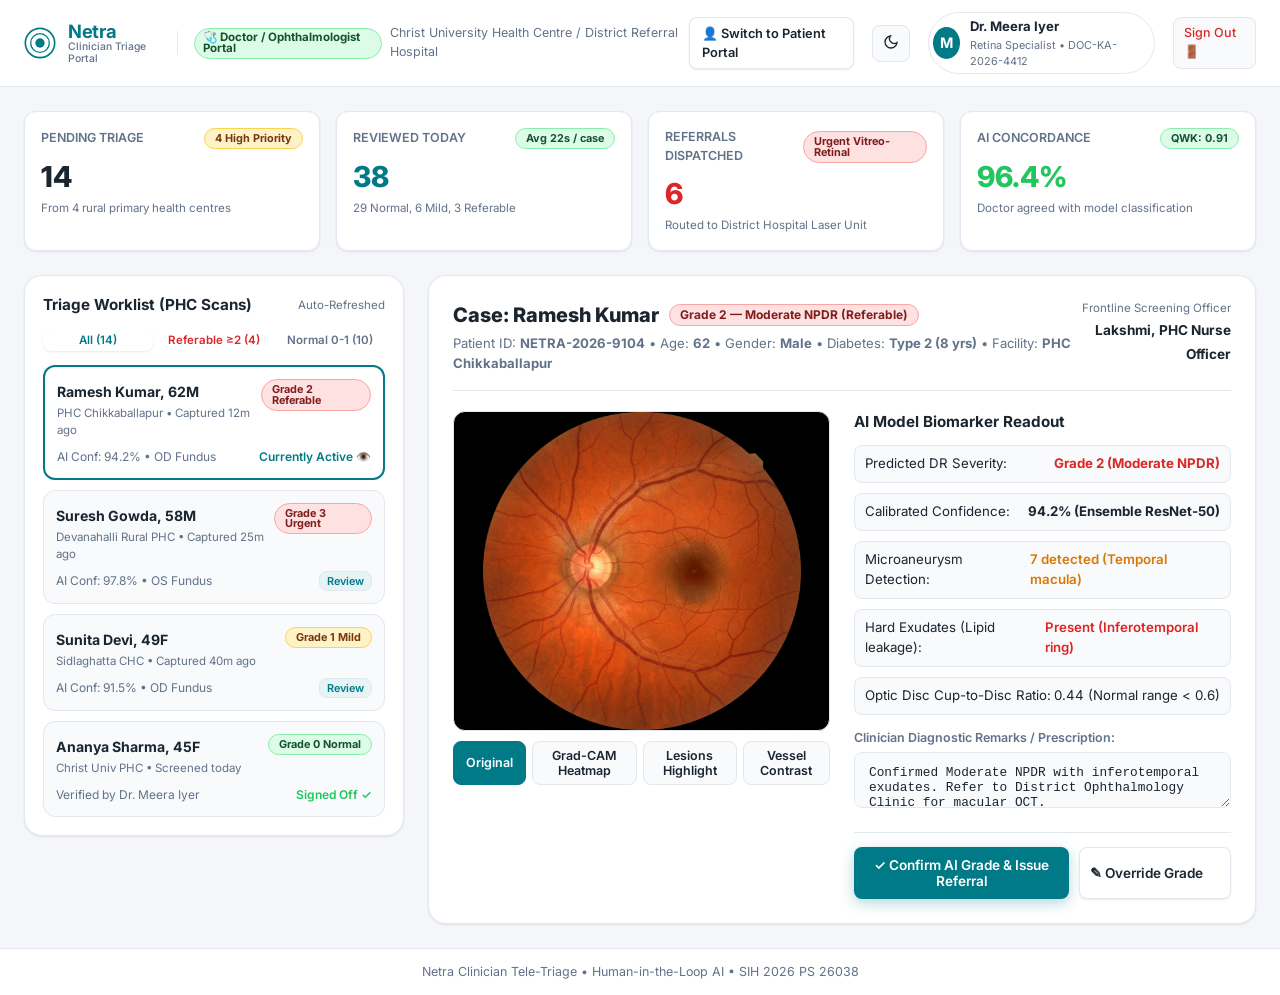
<file: app/doctor-dashboard.html>
<!DOCTYPE html>
<html lang="en" data-theme="light">
<head>
  <meta charset="UTF-8">
  <meta name="viewport" content="width=device-width, initial-scale=1.0">
  <title>Clinician Tele-Ophthalmology Triage — Netra</title>
  <meta name="description" content="Netra Doctor Portal — Review AI-graded retinal scans, agree/override diagnoses, and triage rural PHC patients.">
  
  <link rel="stylesheet" href="css/tokens.css">
  <link rel="stylesheet" href="css/styles.css">
</head>
<body style="min-height: 100vh; display: flex; flex-direction: column; background: var(--bg-main);">

  <!-- TOP CLINICIAN HEADER -->
  <header class="dash-topbar" style="padding: 12px 24px; border-bottom: 1px solid var(--border-subtle); background: var(--bg-surface); position: sticky; top: 0; z-index: 50;">
    <div style="display: flex; align-items: center; gap: 16px;">
      <a href="index.html" class="brand-logo" title="Back to Netra Home">
        <svg class="logo-eye-icon" viewBox="0 0 48 48" fill="none" style="width: 32px; height: 32px;">
          <circle cx="24" cy="24" r="22" stroke="currentColor" stroke-width="2.5"/>
          <circle cx="24" cy="24" r="14" stroke="currentColor" stroke-width="2"/>
          <circle cx="24" cy="24" r="7" fill="currentColor"/>
        </svg>
        <div class="brand-text">
          <span class="brand-name" style="font-size: 1.15rem;">Netra</span>
          <span class="brand-tagline" style="font-size: 0.65rem;">Clinician Triage Portal</span>
        </div>
      </a>
      <div style="height: 24px; width: 1px; background: var(--border-subtle);"></div>
      <div style="display: flex; align-items: center; gap: 8px;">
        <span class="clinical-badge status-normal" style="font-size: 0.72rem; padding: 3px 8px;">
          🩺 Doctor / Ophthalmologist Portal
        </span>
        <span style="font-size: 0.78rem; color: var(--text-secondary);">
          Christ University Health Centre / District Referral Hospital
        </span>
      </div>
    </div>

    <div class="dash-top-actions">
      <!-- Role Switcher: Go to Patient Portal -->
      <a href="dashboard.html" class="btn-secondary" style="padding: 6px 12px; font-size: 0.8rem; display: flex; align-items: center; gap: 6px; text-decoration: none;">
        <span>👤 Switch to Patient Portal</span>
      </a>

      <!-- Theme Switcher -->
      <button class="theme-toggle-btn" id="themeToggleDoctorBtn" title="Toggle Exam Room Mode">
        <span id="themeDoctorIcon">
          <svg viewBox="0 0 24 24" fill="none" stroke="currentColor" stroke-width="2" style="width: 16px; height: 16px;">
            <path d="M21 12.79A9 9 0 1 1 11.21 3 7 7 0 0 0 21 12.79z"/>
          </svg>
        </span>
      </button>

      <!-- Doctor Profile Chip -->
      <div class="user-profile-chip" style="cursor: default;">
        <div class="user-initial-avatar" style="background: var(--brand-primary); color: #fff;">M</div>
        <div>
          <strong style="font-size: 0.82rem; display: block; color: var(--text-primary);">Dr. Meera Iyer</strong>
          <span style="font-size: 0.68rem; color: var(--text-secondary); display: block;">Retina Specialist • DOC-KA-2026-4412</span>
        </div>
      </div>

      <a href="login.html" class="btn-control" title="Sign Out" style="padding: 6px 10px; font-size: 0.78rem; color: var(--status-critical); text-decoration: none;">
        Sign Out 🚪
      </a>
    </div>
  </header>

  <!-- CLINICIAN BODY -->
  <main style="flex: 1; padding: 24px; max-width: 1360px; margin: 0 auto; width: 100%;">
    
    <!-- STATS STRIP -->
    <div style="display: grid; grid-template-columns: repeat(4, 1fr); gap: 16px; margin-bottom: 24px;">
      <div style="background: var(--bg-surface); padding: 16px; border-radius: var(--radius-md); border: 1px solid var(--border-subtle); box-shadow: var(--shadow-sm);">
        <div style="display: flex; justify-content: space-between; align-items: center;">
          <span style="font-size: 0.78rem; color: var(--text-secondary); font-weight: 600; text-transform: uppercase;">Pending Triage</span>
          <span class="clinical-badge status-warning" style="font-size: 0.68rem;">4 High Priority</span>
        </div>
        <h3 style="font-size: 1.8rem; font-weight: 800; color: var(--text-primary); margin-top: 6px;">14</h3>
        <p style="font-size: 0.72rem; color: var(--text-secondary); margin-top: 2px;">From 4 rural primary health centres</p>
      </div>

      <div style="background: var(--bg-surface); padding: 16px; border-radius: var(--radius-md); border: 1px solid var(--border-subtle); box-shadow: var(--shadow-sm);">
        <div style="display: flex; justify-content: space-between; align-items: center;">
          <span style="font-size: 0.78rem; color: var(--text-secondary); font-weight: 600; text-transform: uppercase;">Reviewed Today</span>
          <span class="clinical-badge status-normal" style="font-size: 0.68rem;">Avg 22s / case</span>
        </div>
        <h3 style="font-size: 1.8rem; font-weight: 800; color: var(--brand-primary); margin-top: 6px;">38</h3>
        <p style="font-size: 0.72rem; color: var(--text-secondary); margin-top: 2px;">29 Normal, 6 Mild, 3 Referable</p>
      </div>

      <div style="background: var(--bg-surface); padding: 16px; border-radius: var(--radius-md); border: 1px solid var(--border-subtle); box-shadow: var(--shadow-sm);">
        <div style="display: flex; justify-content: space-between; align-items: center;">
          <span style="font-size: 0.78rem; color: var(--text-secondary); font-weight: 600; text-transform: uppercase;">Referrals Dispatched</span>
          <span class="clinical-badge status-critical" style="font-size: 0.68rem;">Urgent Vitreo-Retinal</span>
        </div>
        <h3 style="font-size: 1.8rem; font-weight: 800; color: var(--status-critical); margin-top: 6px;">6</h3>
        <p style="font-size: 0.72rem; color: var(--text-secondary); margin-top: 2px;">Routed to District Hospital Laser Unit</p>
      </div>

      <div style="background: var(--bg-surface); padding: 16px; border-radius: var(--radius-md); border: 1px solid var(--border-subtle); box-shadow: var(--shadow-sm);">
        <div style="display: flex; justify-content: space-between; align-items: center;">
          <span style="font-size: 0.78rem; color: var(--text-secondary); font-weight: 600; text-transform: uppercase;">AI Concordance</span>
          <span class="clinical-badge status-normal" style="font-size: 0.68rem;">QWK: 0.91</span>
        </div>
        <h3 style="font-size: 1.8rem; font-weight: 800; color: #22c55e; margin-top: 6px;">96.4%</h3>
        <p style="font-size: 0.72rem; color: var(--text-secondary); margin-top: 2px;">Doctor agreed with model classification</p>
      </div>
    </div>

    <!-- MAIN TWO-COLUMN WORKFLOW -->
    <div style="display: grid; grid-template-columns: 380px 1fr; gap: 24px; align-items: start;">
      
      <!-- LEFT COLUMN: PATIENT TRIAGE QUEUE -->
      <div style="background: var(--bg-surface); border: 1px solid var(--border-subtle); border-radius: var(--radius-lg); padding: 18px; box-shadow: var(--shadow-sm);">
        <div style="display: flex; justify-content: space-between; align-items: center; margin-bottom: 12px;">
          <h4 style="font-size: 0.95rem; font-weight: 700; color: var(--text-primary);">Triage Worklist (PHC Scans)</h4>
          <span style="font-size: 0.72rem; color: var(--text-secondary);">Auto-Refreshed</span>
        </div>

        <!-- Filter tabs -->
        <div style="display: flex; gap: 6px; margin-bottom: 14px;">
          <button class="sub-tab-btn active" style="font-size: 0.72rem; padding: 4px 8px;">All (14)</button>
          <button class="sub-tab-btn" style="font-size: 0.72rem; padding: 4px 8px; color: var(--status-critical);">Referable ≥2 (4)</button>
          <button class="sub-tab-btn" style="font-size: 0.72rem; padding: 4px 8px;">Normal 0-1 (10)</button>
        </div>

        <!-- Worklist Items -->
        <div style="display: flex; flex-direction: column; gap: 10px;">
          
          <!-- Item 1: Selected Case (Ramesh Kumar) -->
          <div style="padding: 12px; border-radius: var(--radius-md); border: 2px solid var(--brand-primary); background: var(--bg-surface); cursor: pointer; position: relative;">
            <div style="display: flex; justify-content: space-between; align-items: flex-start;">
              <div>
                <strong style="font-size: 0.88rem; color: var(--text-primary);">Ramesh Kumar, 62M</strong>
                <span style="display: block; font-size: 0.72rem; color: var(--text-secondary); margin-top: 2px;">PHC Chikkaballapur • Captured 12m ago</span>
              </div>
              <span class="clinical-badge status-critical" style="font-size: 0.68rem;">Grade 2 Referable</span>
            </div>
            <div style="display: flex; justify-content: space-between; align-items: center; margin-top: 8px; font-size: 0.75rem; color: var(--text-secondary);">
              <span>AI Conf: 94.2% • OD Fundus</span>
              <span style="color: var(--brand-primary); font-weight: 600;">Currently Active 👁️</span>
            </div>
          </div>

          <!-- Item 2: Suresh Gowda -->
          <div style="padding: 12px; border-radius: var(--radius-md); border: 1px solid var(--border-subtle); background: var(--bg-surface-subtle); cursor: pointer;" onclick="alert('Viewing Suresh Gowda: Grade 3 Severe NPDR (Venous beading, multiple blot hemorrhages). Recommended immediate laser photocoagulation referral.')">
            <div style="display: flex; justify-content: space-between; align-items: flex-start;">
              <div>
                <strong style="font-size: 0.88rem; color: var(--text-primary);">Suresh Gowda, 58M</strong>
                <span style="display: block; font-size: 0.72rem; color: var(--text-secondary); margin-top: 2px;">Devanahalli Rural PHC • Captured 25m ago</span>
              </div>
              <span class="clinical-badge status-critical" style="font-size: 0.68rem;">Grade 3 Urgent</span>
            </div>
            <div style="display: flex; justify-content: space-between; align-items: center; margin-top: 8px; font-size: 0.75rem; color: var(--text-secondary);">
              <span>AI Conf: 97.8% • OS Fundus</span>
              <button class="reminder-action-tag" style="font-size: 0.68rem;">Review</button>
            </div>
          </div>

          <!-- Item 3: Sunita Devi -->
          <div style="padding: 12px; border-radius: var(--radius-md); border: 1px solid var(--border-subtle); background: var(--bg-surface-subtle); cursor: pointer;" onclick="alert('Viewing Sunita Devi: Grade 1 Mild NPDR. 1 microaneurysm detected. Scheduled 6-month routine PHC recall.')">
            <div style="display: flex; justify-content: space-between; align-items: flex-start;">
              <div>
                <strong style="font-size: 0.88rem; color: var(--text-primary);">Sunita Devi, 49F</strong>
                <span style="display: block; font-size: 0.72rem; color: var(--text-secondary); margin-top: 2px;">Sidlaghatta CHC • Captured 40m ago</span>
              </div>
              <span class="clinical-badge status-warning" style="font-size: 0.68rem;">Grade 1 Mild</span>
            </div>
            <div style="display: flex; justify-content: space-between; align-items: center; margin-top: 8px; font-size: 0.75rem; color: var(--text-secondary);">
              <span>AI Conf: 91.5% • OD Fundus</span>
              <button class="reminder-action-tag" style="font-size: 0.68rem;">Review</button>
            </div>
          </div>

          <!-- Item 4: Ananya Sharma -->
          <div style="padding: 12px; border-radius: var(--radius-md); border: 1px solid var(--border-subtle); background: var(--bg-surface-subtle); cursor: pointer;" onclick="alert('Viewing Ananya Sharma: Grade 0 Normal (No Diabetic Retinopathy). Annual screening recall scheduled.')">
            <div style="display: flex; justify-content: space-between; align-items: flex-start;">
              <div>
                <strong style="font-size: 0.88rem; color: var(--text-primary);">Ananya Sharma, 45F</strong>
                <span style="display: block; font-size: 0.72rem; color: var(--text-secondary); margin-top: 2px;">Christ Univ PHC • Screened today</span>
              </div>
              <span class="clinical-badge status-normal" style="font-size: 0.68rem;">Grade 0 Normal</span>
            </div>
            <div style="display: flex; justify-content: space-between; align-items: center; margin-top: 8px; font-size: 0.75rem; color: var(--text-secondary);">
              <span>Verified by Dr. Meera Iyer</span>
              <span style="color: #22c55e; font-size: 0.75rem; font-weight: 600;">Signed Off ✓</span>
            </div>
          </div>

        </div>
      </div>

      <!-- RIGHT COLUMN: EXPLAINABLE AI CASE REVIEW PANEL -->
      <div style="background: var(--bg-surface); border: 1px solid var(--border-subtle); border-radius: var(--radius-lg); padding: 24px; box-shadow: var(--shadow-sm);">
        
        <!-- Case Header -->
        <div style="display: flex; justify-content: space-between; align-items: flex-start; padding-bottom: 16px; border-bottom: 1px solid var(--border-subtle); margin-bottom: 20px;">
          <div>
            <div style="display: flex; align-items: center; gap: 10px;">
              <h3 style="font-size: 1.25rem; font-weight: 800; color: var(--text-primary);">Case: Ramesh Kumar</h3>
              <span class="clinical-badge status-critical">Grade 2 — Moderate NPDR (Referable)</span>
            </div>
            <p style="font-size: 0.82rem; color: var(--text-secondary); margin-top: 4px;">
              Patient ID: <strong>NETRA-2026-9104</strong> • Age: <strong>62</strong> • Gender: <strong>Male</strong> • Diabetes: <strong>Type 2 (8 yrs)</strong> • Facility: <strong>PHC Chikkaballapur</strong>
            </p>
          </div>
          <div style="text-align: right;">
            <span style="font-size: 0.72rem; color: var(--text-secondary); display: block;">Frontline Screening Officer</span>
            <strong style="font-size: 0.85rem; color: var(--text-primary);">Lakshmi, PHC Nurse Officer</strong>
          </div>
        </div>

        <!-- Case Inspection Grid -->
        <div style="display: grid; grid-template-columns: 1fr 1fr; gap: 24px;">
          <!-- Left: Multi-Layer Viewer -->
          <div>
            <div style="position: relative; width: 100%; height: 320px; background: #000; border-radius: var(--radius-md); overflow: hidden; border: 1px solid var(--border-subtle); display: flex; align-items: center; justify-content: center;">
              <img id="doctorFundusView" src="assets/images/retinal_fundus_od.jpg" alt="Ramesh Fundus" style="max-height: 100%; max-width: 100%; object-fit: contain;">
              <div id="doctorGradcamOverlay" style="position: absolute; inset: 0; pointer-events: none; background: radial-gradient(circle at 60% 45%, rgba(255, 68, 68, 0.4) 0%, rgba(255, 170, 0, 0.25) 30%, transparent 65%); display: none;"></div>
            </div>

            <!-- Layer Switchers -->
            <div style="display: flex; gap: 6px; margin-top: 10px; justify-content: center;">
              <button class="btn-layer-toggle active" id="btnLayerDocOrig">Original</button>
              <button class="btn-layer-toggle" id="btnLayerDocCam">Grad-CAM Heatmap</button>
              <button class="btn-layer-toggle" id="btnLayerDocLes">Lesions Highlight</button>
              <button class="btn-layer-toggle" id="btnLayerDocVes">Vessel Contrast</button>
            </div>
          </div>

          <!-- Right: AI Findings & Clinician Verification -->
          <div style="display: flex; flex-direction: column; justify-content: space-between;">
            <div>
              <h4 style="font-size: 0.95rem; font-weight: 700; color: var(--text-primary); margin-bottom: 12px;">AI Model Biomarker Readout</h4>
              
              <div style="display: flex; flex-direction: column; gap: 10px; font-size: 0.83rem;">
                <div style="display: flex; justify-content: space-between; padding: 8px 10px; background: var(--bg-surface-subtle); border-radius: var(--radius-sm); border: 1px solid var(--border-subtle);">
                  <span>Predicted DR Severity:</span>
                  <strong style="color: var(--status-critical);">Grade 2 (Moderate NPDR)</strong>
                </div>
                <div style="display: flex; justify-content: space-between; padding: 8px 10px; background: var(--bg-surface-subtle); border-radius: var(--radius-sm); border: 1px solid var(--border-subtle);">
                  <span>Calibrated Confidence:</span>
                  <strong>94.2% (Ensemble ResNet-50)</strong>
                </div>
                <div style="display: flex; justify-content: space-between; padding: 8px 10px; background: var(--bg-surface-subtle); border-radius: var(--radius-sm); border: 1px solid var(--border-subtle);">
                  <span>Microaneurysm Detection:</span>
                  <span style="color: var(--accent-action); font-weight: 600;">7 detected (Temporal macula)</span>
                </div>
                <div style="display: flex; justify-content: space-between; padding: 8px 10px; background: var(--bg-surface-subtle); border-radius: var(--radius-sm); border: 1px solid var(--border-subtle);">
                  <span>Hard Exudates (Lipid leakage):</span>
                  <span style="color: var(--status-critical); font-weight: 600;">Present (Inferotemporal ring)</span>
                </div>
                <div style="display: flex; justify-content: space-between; padding: 8px 10px; background: var(--bg-surface-subtle); border-radius: var(--radius-sm); border: 1px solid var(--border-subtle);">
                  <span>Optic Disc Cup-to-Disc Ratio:</span>
                  <span>0.44 (Normal range &lt; 0.6)</span>
                </div>
              </div>

              <!-- Doctor Clinical Note Input -->
              <div style="margin-top: 14px;">
                <label style="font-size: 0.78rem; font-weight: 600; color: var(--text-secondary); display: block; margin-bottom: 4px;">Clinician Diagnostic Remarks / Prescription:</label>
                <textarea class="form-control" rows="2" style="font-size: 0.8rem;" placeholder="e.g. Confirmed Grade 2 NPDR with macular threat. Schedule dilated slit-lamp OCT and start tighter glycemic control.">Confirmed Moderate NPDR with inferotemporal exudates. Refer to District Ophthalmology Clinic for macular OCT.</textarea>
              </div>
            </div>

            <!-- Action Buttons for Clinician -->
            <div style="display: flex; gap: 10px; margin-top: 18px; padding-top: 14px; border-top: 1px solid var(--border-subtle);">
              <button class="btn-primary" style="flex: 1.2; padding: 10px; font-size: 0.85rem;" onclick="alert('✓ Dr. Meera Iyer verified Case NETRA-2026-9104: Grade 2 NPDR confirmed. Referral notification dispatched to PHC Chikkaballapur.')">
                ✓ Confirm AI Grade & Issue Referral
              </button>
              <button class="btn-secondary" style="flex: 0.8; padding: 10px; font-size: 0.85rem;" onclick="const newGrade = prompt('Enter override DR Grade (0: Normal, 1: Mild, 2: Moderate, 3: Severe, 4: Proliferative):', '1'); if(newGrade !== null) alert('Case updated to Grade ' + newGrade + ' by Dr. Meera Iyer.');">
                ✎ Override Grade
              </button>
            </div>

          </div>
        </div>

      </div>

    </div>

  </main>

  <footer style="padding: 14px 24px; text-align: center; font-size: 0.78rem; color: var(--text-secondary); border-top: 1px solid var(--border-subtle); background: var(--bg-surface);">
    <span>Netra Clinician Tele-Triage • Human-in-the-Loop AI • SIH 2026 PS 26038</span>
  </footer>

  <script src="js/translations.js"></script>
  <script>
    // Simple theme switcher for doctor portal
    const themeBtn = document.getElementById('themeToggleDoctorBtn');
    if (themeBtn) {
      themeBtn.addEventListener('click', () => {
        const current = document.documentElement.getAttribute('data-theme') || 'light';
        const next = current === 'dark' ? 'light' : 'dark';
        document.documentElement.setAttribute('data-theme', next);
        localStorage.setItem('netra_theme', next);
      });
      const savedTheme = localStorage.getItem('netra_theme') || 'light';
      document.documentElement.setAttribute('data-theme', savedTheme);
    }

    // Layer toggles for Doctor Fundus Viewer
    const img = document.getElementById('doctorFundusView');
    const overlay = document.getElementById('doctorGradcamOverlay');
    const bOrig = document.getElementById('btnLayerDocOrig');
    const bCam = document.getElementById('btnLayerDocCam');
    const bLes = document.getElementById('btnLayerDocLes');
    const bVes = document.getElementById('btnLayerDocVes');
    const allBtns = [bOrig, bCam, bLes, bVes];

    function activateBtn(btn) {
      allBtns.forEach(b => b.classList.remove('active'));
      btn.classList.add('active');
    }

    if (bOrig) {
      bOrig.onclick = () => {
        activateBtn(bOrig);
        img.style.filter = 'none';
        overlay.style.display = 'none';
      };
    }
    if (bCam) {
      bCam.onclick = () => {
        activateBtn(bCam);
        img.style.filter = 'none';
        overlay.style.display = 'block';
      };
    }
    if (bLes) {
      bLes.onclick = () => {
        activateBtn(bLes);
        img.style.filter = 'contrast(140%) brightness(95%)';
        overlay.style.display = 'none';
      };
    }
    if (bVes) {
      bVes.onclick = () => {
        activateBtn(bVes);
        img.style.filter = 'grayscale(100%) contrast(200%) invert(20%)';
        overlay.style.display = 'none';
      };
    }
  </script>
</body>
</html>
</file>
<file: css/tokens.css>
/**
 * Netra Design System — Adaptive Color Tokens & Clinical Semantics
 * Implements WCAG 2.1 AAA contrast targets & Astigmatism (Halation Control)
 */

:root {
  /* Adaptive Color Tokens — Light Mode */
  --bg-main: #F4F6F9;          /* Soft Light Gray — primary application background */
  --bg-surface: #FFFFFF;       /* Pure White — cards, patient charts, data tables */
  --bg-surface-subtle: #F8FAFC;
  --bg-surface-hover: #F1F5F9;
  --border-subtle: #E2E8F0;
  --border-card: #E5E9F0;

  --brand-primary: #007A87;    /* Deep Teal — primary buttons, active navigation, key branding */
  --brand-primary-hover: #00636E;
  --brand-primary-light: #E6F4F6;
  --brand-primary-rgb: 0, 122, 135;

  --brand-secondary: #1A2B4C;  /* Midnight Navy — global navigation borders, headers */
  --brand-secondary-light: #EBF1F8;

  --text-primary: #1A2530;     /* Charcoal — high-readability body text, patient names */
  --text-secondary: #627289;   /* Muted Slate — table headers, secondary metadata */
  --text-tertiary: #8A9BA8;
  --text-inverse: #FFFFFF;

  --accent-action: #D97706;    /* Soft Amber — reminders, appointments, alerts */
  --accent-action-hover: #B45309;
  --accent-action-bg: #FEF3C7;

  /* Clinical Semantic Tokens — Light Mode */
  --status-normal: #16A34A;     /* Sage Green — IOP 12-21 mmHg, stable acuity */
  --status-normal-bg: #DCFCE7;
  --status-normal-border: #86EFAC;
  --status-normal-text: #14532D;

  --status-warning: #D97706;    /* Warm Ochre — borderline IOP, minor visual field deviations */
  --status-warning-bg: #FEF3C7;
  --status-warning-border: #FCD34D;
  --status-warning-text: #78350F;

  --status-critical: #DC2626;   /* Subdued Crimson — IOP >25 mmHg, urgent follow-up */
  --status-critical-bg: #FEE2E2;
  --status-critical-border: #FCA5A5;
  --status-critical-text: #7F1D1D;

  /* Typography & Shadows */
  --font-family: 'Inter', -apple-system, BlinkMacSystemFont, 'Segoe UI', Roboto, 'Noto Sans Devanagari', 'Noto Sans Kannada', sans-serif;
  --font-family-serif: 'Playfair Display', Georgia, serif;
  --font-weight-normal: 400;
  --font-weight-medium: 500;
  --font-weight-semibold: 600;
  --font-weight-bold: 700;

  --shadow-sm: 0 1px 3px rgba(0, 0, 0, 0.05), 0 1px 2px rgba(0, 0, 0, 0.04);
  --shadow-md: 0 4px 12px rgba(0, 0, 0, 0.05), 0 2px 4px rgba(0, 0, 0, 0.03);
  --shadow-lg: 0 10px 25px rgba(0, 0, 0, 0.07), 0 4px 8px rgba(0, 0, 0, 0.04);
  --shadow-glow: 0 0 20px rgba(0, 122, 135, 0.15);

  --radius-sm: 8px;
  --radius-md: 12px;
  --radius-lg: 18px;
  --radius-xl: 24px;
  --radius-full: 9999px;

  --transition-fast: 0.15s cubic-bezier(0.4, 0, 0.2, 1);
  --transition-normal: 0.25s cubic-bezier(0.4, 0, 0.2, 1);
}

/* Exam Room (Dark) Mode */
[data-theme="dark"] {
  --bg-main: #0F141C;          /* Deep Onyx — eliminates screen glare during ophthalmic exams */
  --bg-surface: #18202C;       /* Deep Navy-Slate — dashboard cards & charts */
  --bg-surface-subtle: #1C2635;
  --bg-surface-hover: #222E40;
  --border-subtle: #2A384C;
  --border-card: #273447;

  --brand-primary: #00B4D8;    /* Bright Optic Teal — high contrast against dark onyx */
  --brand-primary-hover: #38BDF8;
  --brand-primary-light: rgba(0, 180, 216, 0.15);
  --brand-primary-rgb: 0, 180, 216;

  --brand-secondary: #E2E8F0;  /* Soft Light Gray — structural navigation lines */
  --brand-secondary-light: #243042;

  --text-primary: #F8FAFC;     /* Off-White — high readability, anti-halation */
  --text-secondary: #94A3B8;   /* Cool Muted Gray — metadata & table headers */
  --text-tertiary: #64748B;
  --text-inverse: #0F141C;

  --accent-action: #F59E0B;    /* Vibrant Amber — alerts & upcoming appointments */
  --accent-action-hover: #FBBF24;
  --accent-action-bg: rgba(245, 158, 11, 0.18);

  /* Clinical Semantic Tokens — Dark Mode */
  --status-normal: #4ADE80;     /* Calibrated Green */
  --status-normal-bg: rgba(74, 222, 128, 0.16);
  --status-normal-border: rgba(74, 222, 128, 0.35);
  --status-normal-text: #86EFAC;

  --status-warning: #FBBF24;    /* Calibrated Ochre */
  --status-warning-bg: rgba(251, 191, 36, 0.16);
  --status-warning-border: rgba(251, 191, 36, 0.35);
  --status-warning-text: #FDE68A;

  --status-critical: #F87171;   /* Calibrated Crimson */
  --status-critical-bg: rgba(248, 113, 113, 0.16);
  --status-critical-border: rgba(248, 113, 113, 0.35);
  --status-critical-text: #FECACA;

  /* Astigmatism (Halation Control) Typography Enforcement */
  /* Ensures no thin font weight (minimum 500) against dark onyx to prevent optical blur */
  --font-weight-normal: 500;
  --font-weight-medium: 600;
  --font-weight-semibold: 600;
  --font-weight-bold: 700;

  --shadow-sm: 0 1px 3px rgba(0, 0, 0, 0.3);
  --shadow-md: 0 4px 14px rgba(0, 0, 0, 0.4);
  --shadow-lg: 0 10px 25px rgba(0, 0, 0, 0.5);
  --shadow-glow: 0 0 24px rgba(0, 180, 216, 0.25);
}

/* Astigmatism Halation Protection Rules */
[data-theme="dark"] body,
[data-theme="dark"] p,
[data-theme="dark"] span,
[data-theme="dark"] input,
[data-theme="dark"] button {
  font-weight: 500 !important;
  -webkit-font-smoothing: antialiased;
  -moz-osx-font-smoothing: grayscale;
  text-shadow: 0 0 1px rgba(0,0,0,0.1);
}

[data-theme="dark"] h1,
[data-theme="dark"] h2,
[data-theme="dark"] h3,
[data-theme="dark"] h4,
[data-theme="dark"] strong,
[data-theme="dark"] .font-semibold {
  font-weight: 600 !important;
}

/* WCAG AAA Diagnostic Contrast Target (7:1) */
.clinical-data-metric {
  font-variant-numeric: tabular-nums;
  font-weight: var(--font-weight-bold);
  letter-spacing: -0.01em;
}

[data-theme="light"] .clinical-data-metric {
  color: #0B192C; /* High contrast black/navy */
}

[data-theme="dark"] .clinical-data-metric {
  color: #FFFFFF; /* High contrast pure white against dark surfaces */
}
</file>
<file: css/styles.css>
/* ==========================================================================
   NETRA EYE CARE SYSTEM — PRIMARY STYLESHEET
   Supports: Light Mode, Exam Room (Dark) Mode, High Contrast, Astigmatism Safe
   ========================================================================== */

@import url('https://fonts.googleapis.com/css2?family=Inter:wght@400;500;600;700&family=Playfair+Display:ital,wght@1,500;1,600&family=Noto+Sans+Devanagari:wght@400;500;600;700&family=Noto+Sans+Kannada:wght@400;500;600;700&display=swap');

*, *::before, *::after {
  box-sizing: border-box;
  margin: 0;
  padding: 0;
}

html {
  font-size: 16px;
  scroll-behavior: smooth;
}

body {
  font-family: var(--font-family);
  background-color: var(--bg-main);
  color: var(--text-primary);
  line-height: 1.5;
  transition: background-color var(--transition-normal), color var(--transition-normal);
  overflow-x: hidden;
  min-height: 100vh;
}

img {
  max-width: 100%;
  display: block;
}

a {
  color: inherit;
  text-decoration: none;
}

button {
  font-family: inherit;
  cursor: pointer;
  border: none;
  background: none;
  transition: all var(--transition-fast);
}

/* ==========================================================================
   VIEW VISIBILITY & ROUTING
   ========================================================================== */
.view-section {
  display: none;
}

.view-section.active {
  display: block;
}

#view-dashboard.active {
  display: flex;
}

/* ==========================================================================
   HEADER & GLOBAL NAVIGATION (LANDING)
   ========================================================================== */
.landing-header {
  position: sticky;
  top: 0;
  z-index: 100;
  background: var(--bg-surface);
  border-bottom: 1px solid var(--border-subtle);
  transition: background-color var(--transition-normal), border-color var(--transition-normal);
}

.navbar-container {
  max-width: 1240px;
  margin: 0 auto;
  padding: 12px 24px;
  display: flex;
  align-items: center;
  justify-content: space-between;
  gap: 20px;
}

.brand-logo {
  display: flex;
  align-items: center;
  gap: 12px;
  cursor: pointer;
}

.logo-eye-icon {
  width: 44px;
  height: 44px;
  color: var(--brand-primary);
  flex-shrink: 0;
}

.brand-text {
  display: flex;
  flex-direction: column;
}

.brand-name {
  font-size: 1.5rem;
  font-weight: var(--font-weight-bold);
  color: var(--brand-primary);
  line-height: 1.1;
  letter-spacing: -0.02em;
}

.brand-tagline {
  font-size: 0.72rem;
  color: var(--text-secondary);
  font-weight: var(--font-weight-medium);
  line-height: 1.2;
}

.nav-links {
  display: flex;
  align-items: center;
  gap: 28px;
  list-style: none;
}

.nav-link {
  font-size: 0.95rem;
  font-weight: var(--font-weight-medium);
  color: var(--text-primary);
  padding: 6px 0;
  position: relative;
  transition: color var(--transition-fast);
}

.nav-link:hover, .nav-link.active {
  color: var(--brand-primary);
}

.nav-link.active::after {
  content: '';
  position: absolute;
  bottom: -2px;
  left: 0;
  right: 0;
  height: 3px;
  background-color: var(--brand-primary);
  border-radius: var(--radius-full);
}

.nav-actions {
  display: flex;
  align-items: center;
  gap: 14px;
}

/* Control Buttons (Language & Theme) */
.lang-dropdown-wrapper {
  position: relative;
}

.btn-control {
  display: inline-flex;
  align-items: center;
  gap: 8px;
  padding: 8px 14px;
  border-radius: var(--radius-sm);
  background: var(--bg-surface-subtle);
  border: 1px solid var(--border-subtle);
  color: var(--text-primary);
  font-size: 0.88rem;
  font-weight: var(--font-weight-medium);
}

.btn-control:hover {
  background: var(--bg-surface-hover);
  border-color: var(--brand-primary);
}

.btn-control svg {
  width: 18px;
  height: 18px;
  color: var(--text-secondary);
}

.lang-menu {
  position: absolute;
  top: calc(100% + 6px);
  right: 0;
  width: 170px;
  background: var(--bg-surface);
  border: 1px solid var(--border-subtle);
  border-radius: var(--radius-md);
  box-shadow: var(--shadow-lg);
  padding: 6px;
  display: none;
  z-index: 120;
}

.lang-menu.open {
  display: block;
}

.lang-option {
  width: 100%;
  display: flex;
  align-items: center;
  justify-content: space-between;
  padding: 8px 12px;
  border-radius: var(--radius-sm);
  font-size: 0.88rem;
  color: var(--text-primary);
  text-align: left;
}

.lang-option:hover, .lang-option.active {
  background: var(--brand-primary-light);
  color: var(--brand-primary);
  font-weight: var(--font-weight-semibold);
}

.theme-toggle-btn {
  padding: 8px 10px;
  border-radius: var(--radius-sm);
  background: var(--bg-surface-subtle);
  border: 1px solid var(--border-subtle);
  color: var(--text-primary);
  display: flex;
  align-items: center;
  gap: 6px;
  font-size: 0.82rem;
  font-weight: var(--font-weight-medium);
}

.theme-toggle-btn:hover {
  border-color: var(--brand-primary);
  background: var(--bg-surface-hover);
}

.theme-toggle-btn svg {
  width: 18px;
  height: 18px;
}

.btn-signin {
  display: inline-flex;
  align-items: center;
  gap: 8px;
  padding: 9px 18px;
  border-radius: var(--radius-sm);
  background-color: var(--brand-primary);
  color: #FFFFFF;
  font-weight: var(--font-weight-semibold);
  font-size: 0.92rem;
  box-shadow: var(--shadow-sm);
}

.btn-signin:hover {
  background-color: var(--brand-primary-hover);
  transform: translateY(-1px);
}

.btn-signin svg {
  width: 18px;
  height: 18px;
}

/* ==========================================================================
   LANDING HERO SECTION
   ========================================================================== */
.landing-hero {
  padding: 60px 24px 40px;
  max-width: 1240px;
  margin: 0 auto;
}

.hero-grid {
  display: grid;
  grid-template-columns: 1.15fr 0.85fr;
  align-items: center;
  gap: 48px;
}

.hero-content {
  display: flex;
  flex-direction: column;
  gap: 20px;
}

.hero-kicker-badge {
  display: inline-flex;
  align-items: center;
  gap: 6px;
  font-size: 0.78rem;
  font-weight: var(--font-weight-bold);
  letter-spacing: 0.08em;
  color: var(--brand-primary);
  text-transform: uppercase;
}

.hero-title {
  font-size: 3.2rem;
  font-weight: var(--font-weight-bold);
  color: var(--text-primary);
  line-height: 1.15;
  letter-spacing: -0.03em;
}

.hero-title-highlight {
  color: var(--brand-primary);
  position: relative;
  display: inline-block;
}

.hero-description {
  font-size: 1.12rem;
  color: var(--text-secondary);
  line-height: 1.6;
  max-width: 540px;
}

.hero-cta-group {
  display: flex;
  align-items: center;
  gap: 16px;
  margin-top: 6px;
}

.btn-primary {
  display: inline-flex;
  align-items: center;
  gap: 10px;
  background-color: var(--brand-primary);
  color: #FFFFFF;
  padding: 12px 24px;
  border-radius: var(--radius-sm);
  font-weight: var(--font-weight-semibold);
  font-size: 1rem;
  box-shadow: 0 4px 14px rgba(var(--brand-primary-rgb), 0.3);
}

.btn-primary:hover {
  background-color: var(--brand-primary-hover);
  transform: translateY(-2px);
  box-shadow: 0 6px 20px rgba(var(--brand-primary-rgb), 0.4);
}

.btn-secondary {
  display: inline-flex;
  align-items: center;
  gap: 10px;
  background-color: var(--bg-surface);
  color: var(--text-primary);
  padding: 12px 24px;
  border-radius: var(--radius-sm);
  font-weight: var(--font-weight-semibold);
  font-size: 1rem;
  border: 1px solid var(--border-subtle);
  box-shadow: var(--shadow-sm);
}

.btn-secondary:hover {
  background-color: var(--bg-surface-hover);
  border-color: var(--brand-primary);
}

.hero-pillars {
  display: flex;
  align-items: center;
  gap: 32px;
  margin-top: 24px;
  padding-top: 24px;
  border-top: 1px solid var(--border-subtle);
}

.pillar-item {
  display: flex;
  align-items: flex-start;
  gap: 12px;
}

.pillar-icon {
  width: 24px;
  height: 24px;
  color: var(--brand-primary);
  flex-shrink: 0;
  margin-top: 2px;
}

.pillar-text h4 {
  font-size: 0.92rem;
  font-weight: var(--font-weight-bold);
  color: var(--text-primary);
  line-height: 1.2;
}

.pillar-text p {
  font-size: 0.8rem;
  color: var(--text-secondary);
  line-height: 1.3;
}

/* Hero Right Visual */
.hero-visual-wrapper {
  position: relative;
  display: flex;
  justify-content: center;
  align-items: center;
}

.hero-image-frame {
  position: relative;
  width: 440px;
  height: 440px;
  border-radius: 50%;
  overflow: hidden;
  box-shadow: 0 20px 50px rgba(0, 0, 0, 0.15);
  border: 8px solid var(--bg-surface);
}

.hero-image-frame img {
  width: 100%;
  height: 100%;
  object-fit: cover;
}

.hero-orbit-ring {
  position: absolute;
  border-radius: 50%;
  border: 1.5px dashed var(--brand-primary);
  opacity: 0.35;
  pointer-events: none;
}

.ring-1 {
  width: 480px;
  height: 480px;
}

.ring-2 {
  width: 520px;
  height: 520px;
}

.hero-script-overlay {
  position: absolute;
  top: 32%;
  right: -20px;
  font-family: var(--font-family-serif);
  font-style: italic;
  font-size: 2.2rem;
  color: var(--brand-secondary);
  text-shadow: 0 2px 8px rgba(255, 255, 255, 0.8);
  pointer-events: none;
  line-height: 1.1;
  text-align: right;
  z-index: 2;
}

[data-theme="dark"] .hero-script-overlay {
  color: var(--brand-primary);
  text-shadow: 0 2px 12px rgba(0, 0, 0, 0.8);
}

.hero-floating-badge {
  position: absolute;
  bottom: 20px;
  right: -10px;
  background: var(--bg-surface);
  border: 1px solid var(--border-subtle);
  padding: 12px 18px;
  border-radius: var(--radius-md);
  box-shadow: var(--shadow-lg);
  display: flex;
  align-items: center;
  gap: 12px;
  z-index: 3;
}

.hero-floating-badge svg {
  width: 28px;
  height: 28px;
  color: var(--brand-primary);
}

.badge-lines {
  font-size: 0.82rem;
  font-weight: var(--font-weight-bold);
  color: var(--text-primary);
  line-height: 1.3;
}

.badge-lines span {
  display: block;
  font-size: 0.75rem;
  font-weight: var(--font-weight-medium);
  color: var(--text-secondary);
}

/* ==========================================================================
   4 FEATURE CARDS
   ========================================================================== */
.features-section {
  max-width: 1240px;
  margin: 40px auto;
  padding: 0 24px;
}

.features-grid {
  display: grid;
  grid-template-columns: repeat(4, 1fr);
  gap: 20px;
}

.feature-card {
  background: var(--bg-surface);
  border: 1px solid var(--border-subtle);
  border-radius: var(--radius-lg);
  padding: 24px;
  display: flex;
  flex-direction: column;
  gap: 14px;
  box-shadow: var(--shadow-sm);
  transition: all var(--transition-normal);
}

.feature-card:hover {
  transform: translateY(-4px);
  box-shadow: var(--shadow-md);
  border-color: var(--brand-primary);
}

.feature-icon-wrapper {
  width: 48px;
  height: 48px;
  border-radius: var(--radius-md);
  background: var(--brand-primary-light);
  display: flex;
  align-items: center;
  justify-content: center;
}

.feature-icon-wrapper svg {
  width: 24px;
  height: 24px;
  color: var(--brand-primary);
}

.feature-card h3 {
  font-size: 1.12rem;
  font-weight: var(--font-weight-bold);
  color: var(--text-primary);
}

.feature-card p {
  font-size: 0.9rem;
  color: var(--text-secondary);
  line-height: 1.5;
}

/* ==========================================================================
   HOW NETRA WORKS SECTION
   ========================================================================== */
.how-it-works-section {
  max-width: 1240px;
  margin: 60px auto;
  padding: 0 24px;
}

.works-header {
  display: flex;
  align-items: flex-end;
  justify-content: space-between;
  margin-bottom: 40px;
}

.works-kicker {
  font-size: 0.78rem;
  font-weight: var(--font-weight-bold);
  letter-spacing: 0.08em;
  color: var(--brand-primary);
  text-transform: uppercase;
}

.works-title {
  font-size: 2.2rem;
  font-weight: var(--font-weight-bold);
  color: var(--text-primary);
  margin-top: 4px;
}

.works-subtitle {
  font-size: 1rem;
  color: var(--text-secondary);
  margin-top: 4px;
}

.btn-watch-works {
  display: inline-flex;
  align-items: center;
  gap: 8px;
  color: var(--brand-primary);
  font-weight: var(--font-weight-bold);
  font-size: 0.95rem;
  padding: 8px 16px;
  border-radius: var(--radius-full);
  border: 1px solid var(--border-subtle);
  background: var(--bg-surface);
}

.btn-watch-works:hover {
  background: var(--brand-primary-light);
  border-color: var(--brand-primary);
}

.steps-row {
  display: grid;
  grid-template-columns: repeat(4, 1fr);
  gap: 20px;
  position: relative;
}

.step-card {
  background: var(--bg-surface);
  border: 1px solid var(--border-subtle);
  border-radius: var(--radius-lg);
  padding: 24px;
  position: relative;
  display: flex;
  flex-direction: column;
  gap: 12px;
}

.step-header {
  display: flex;
  align-items: center;
  gap: 12px;
}

.step-number {
  width: 32px;
  height: 32px;
  border-radius: 50%;
  background: var(--brand-primary);
  color: #FFFFFF;
  display: flex;
  align-items: center;
  justify-content: center;
  font-weight: var(--font-weight-bold);
  font-size: 0.9rem;
}

.step-icon {
  width: 40px;
  height: 40px;
  border-radius: var(--radius-md);
  background: var(--brand-primary-light);
  display: flex;
  align-items: center;
  justify-content: center;
  color: var(--brand-primary);
}

.step-card h4 {
  font-size: 1.05rem;
  font-weight: var(--font-weight-bold);
  color: var(--text-primary);
}

.step-card p {
  font-size: 0.88rem;
  color: var(--text-secondary);
  line-height: 1.45;
}

.step-arrow {
  position: absolute;
  right: -16px;
  top: 50%;
  transform: translateY(-50%);
  width: 24px;
  height: 24px;
  color: var(--text-tertiary);
  z-index: 2;
}

/* ==========================================================================
   TESTIMONIAL & IMPACT STATS
   ========================================================================== */
.impact-section {
  max-width: 1240px;
  margin: 60px auto;
  padding: 0 24px;
}

.impact-grid {
  display: grid;
  grid-template-columns: 1.05fr 0.95fr;
  gap: 24px;
}

.spotlight-card {
  background: var(--bg-surface);
  border: 1px solid var(--border-subtle);
  border-radius: var(--radius-lg);
  padding: 28px 26px;
  display: flex;
  flex-direction: column;
  justify-content: space-between;
  box-shadow: var(--shadow-sm);
}

.spotlight-header-badge {
  display: inline-flex;
  align-items: center;
  gap: 6px;
  background: rgba(220, 38, 38, 0.1);
  color: var(--status-critical);
  font-size: 0.72rem;
  font-weight: var(--font-weight-bold);
  letter-spacing: 0.04em;
  padding: 4px 10px;
  border-radius: 999px;
  width: fit-content;
  margin-bottom: 12px;
}

[data-theme="dark"] .spotlight-header-badge {
  background: rgba(239, 68, 68, 0.2);
  color: #F87171;
}

.spotlight-title {
  font-size: 1.3rem;
  font-weight: var(--font-weight-bold);
  color: var(--text-primary);
  line-height: 1.3;
  margin-bottom: 8px;
}

.spotlight-lead {
  font-size: 0.85rem;
  color: var(--text-secondary);
  line-height: 1.5;
  margin-bottom: 16px;
}

.spotlight-facts-grid {
  display: flex;
  flex-direction: column;
  gap: 10px;
  margin-bottom: 16px;
}

.spotlight-fact-item {
  display: flex;
  align-items: flex-start;
  gap: 12px;
  background: var(--bg-surface-subtle);
  border: 1px solid var(--border-subtle);
  border-radius: var(--radius-sm);
  padding: 10px 12px;
}

.fact-bullet-icon {
  font-size: 1.15rem;
  flex-shrink: 0;
  margin-top: 1px;
}

.spotlight-fact-item strong {
  font-size: 0.85rem;
  color: var(--text-primary);
  display: block;
}

.spotlight-fact-item p {
  font-size: 0.76rem;
  color: var(--text-secondary);
  line-height: 1.35;
  margin-top: 2px;
}

.spotlight-footer {
  display: flex;
  align-items: center;
  justify-content: space-between;
  padding-top: 14px;
  border-top: 1px solid var(--border-subtle);
  flex-wrap: wrap;
  gap: 10px;
}

.spotlight-tag {
  font-size: 0.76rem;
  color: var(--brand-primary);
  font-weight: var(--font-weight-semibold);
}

.spotlight-action-link {
  font-size: 0.82rem;
  color: var(--brand-primary);
  font-weight: var(--font-weight-bold);
  text-decoration: none;
}

.spotlight-action-link:hover {
  text-decoration: underline;
}

.stats-card {
  background: var(--bg-surface);
  border: 1px solid var(--border-subtle);
  border-radius: var(--radius-lg);
  padding: 32px;
  display: flex;
  flex-direction: column;
  justify-content: space-between;
  box-shadow: var(--shadow-sm);
}

.stats-card h3 {
  font-size: 1.25rem;
  font-weight: var(--font-weight-bold);
  color: var(--text-primary);
  margin-bottom: 20px;
}

.stats-subgrid {
  display: grid;
  grid-template-columns: repeat(2, 1fr);
  gap: 20px;
}

.stat-tile {
  background: var(--bg-surface-subtle);
  border: 1px solid var(--border-subtle);
  border-radius: var(--radius-md);
  padding: 16px;
  display: flex;
  align-items: center;
  gap: 14px;
}

.stat-icon {
  width: 42px;
  height: 42px;
  border-radius: var(--radius-sm);
  background: var(--brand-primary-light);
  display: flex;
  align-items: center;
  justify-content: center;
  color: var(--brand-primary);
  flex-shrink: 0;
}

.stat-icon svg {
  width: 22px;
  height: 22px;
}

.stat-numbers h4 {
  font-size: 1.45rem;
  font-weight: var(--font-weight-bold);
  color: var(--brand-primary);
  line-height: 1.1;
}

.stat-numbers p {
  font-size: 0.8rem;
  color: var(--text-secondary);
  font-weight: var(--font-weight-medium);
}

.stat-footnote {
  font-size: 0.75rem;
  color: var(--text-tertiary);
  margin-top: 14px;
  text-align: right;
}

/* ==========================================================================
   CALL TO ACTION BANNER
   ========================================================================== */
.cta-banner-section {
  max-width: 1240px;
  margin: 60px auto;
  padding: 0 24px;
}

.cta-banner-card {
  background: linear-gradient(135deg, #005F6B 0%, #007A87 100%);
  border-radius: var(--radius-xl);
  padding: 40px 48px;
  color: #FFFFFF;
  display: flex;
  flex-direction: column;
  gap: 24px;
  position: relative;
  overflow: hidden;
  box-shadow: 0 16px 36px rgba(0, 122, 135, 0.25);
}

.cta-banner-bg-art {
  position: absolute;
  right: -20px;
  bottom: -40px;
  width: 260px;
  height: 260px;
  opacity: 0.15;
  pointer-events: none;
}

.cta-banner-top {
  display: flex;
  align-items: center;
  justify-content: space-between;
  gap: 32px;
}

.cta-banner-text h2 {
  font-size: 1.9rem;
  font-weight: var(--font-weight-bold);
  line-height: 1.25;
}

.cta-banner-text p {
  font-size: 1.05rem;
  opacity: 0.9;
  margin-top: 8px;
}

.btn-cta-white {
  display: inline-flex;
  align-items: center;
  gap: 10px;
  background-color: #FFFFFF;
  color: #005F6B;
  padding: 14px 28px;
  border-radius: var(--radius-sm);
  font-weight: var(--font-weight-bold);
  font-size: 1rem;
  box-shadow: 0 4px 12px rgba(0, 0, 0, 0.15);
  flex-shrink: 0;
}

.btn-cta-white:hover {
  background-color: #F8FAFC;
  transform: translateY(-2px);
}

.cta-badges-row {
  display: flex;
  align-items: center;
  gap: 32px;
  padding-top: 16px;
  border-top: 1px solid rgba(255, 255, 255, 0.2);
}

.cta-badge-item {
  display: flex;
  align-items: center;
  gap: 8px;
  font-size: 0.9rem;
  font-weight: var(--font-weight-semibold);
  opacity: 0.95;
}

.cta-badge-item svg {
  width: 18px;
  height: 18px;
}

/* ==========================================================================
   FOOTER (LANDING)
   ========================================================================== */
.landing-footer {
  background: var(--bg-surface);
  border-top: 1px solid var(--border-subtle);
  padding: 60px 24px 24px;
}

.footer-container {
  max-width: 1240px;
  margin: 0 auto;
}

.footer-grid {
  display: grid;
  grid-template-columns: 1.4fr 0.9fr 0.9fr 1.1fr 1.2fr;
  gap: 40px;
  margin-bottom: 48px;
}

.footer-col h4 {
  font-size: 0.95rem;
  font-weight: var(--font-weight-bold);
  color: var(--text-primary);
  margin-bottom: 16px;
}

.footer-col ul {
  list-style: none;
  display: flex;
  flex-direction: column;
  gap: 10px;
}

.footer-col a {
  font-size: 0.88rem;
  color: var(--text-secondary);
  transition: color var(--transition-fast);
}

.footer-col a:hover {
  color: var(--brand-primary);
}

.footer-social-links {
  display: flex;
  gap: 12px;
  margin-top: 18px;
}

.social-btn {
  width: 36px;
  height: 36px;
  border-radius: 50%;
  background: var(--bg-surface-subtle);
  border: 1px solid var(--border-subtle);
  display: flex;
  align-items: center;
  justify-content: center;
  color: var(--text-secondary);
}

.social-btn:hover {
  color: var(--brand-primary);
  border-color: var(--brand-primary);
}

.app-badges {
  display: flex;
  flex-direction: column;
  gap: 10px;
}

.app-store-btn {
  display: inline-flex;
  align-items: center;
  gap: 10px;
  background: #000000;
  color: #FFFFFF;
  padding: 8px 16px;
  border-radius: var(--radius-sm);
  font-size: 0.8rem;
  line-height: 1.2;
}

.app-store-btn svg {
  width: 22px;
  height: 22px;
}

.india-initiative-box {
  background: var(--bg-surface-subtle);
  border: 1px solid var(--border-subtle);
  border-radius: var(--radius-md);
  padding: 16px;
  display: flex;
  flex-direction: column;
  gap: 10px;
}

.initiative-title {
  display: flex;
  align-items: center;
  gap: 8px;
  font-size: 0.82rem;
  font-weight: var(--font-weight-bold);
  color: var(--text-primary);
}

.initiative-title svg {
  width: 18px;
  height: 18px;
  color: var(--brand-primary);
}

.made-for-india {
  font-size: 0.78rem;
  color: var(--text-secondary);
}

.footer-bottom {
  display: flex;
  align-items: center;
  justify-content: space-between;
  padding-top: 24px;
  border-top: 1px solid var(--border-subtle);
  font-size: 0.82rem;
  color: var(--text-secondary);
}

/* ==========================================================================
   AUTHENTICATION VIEW (PATIENT & DOCTOR)
   ========================================================================== */
.auth-page-wrapper {
  min-height: calc(100vh - 80px);
  display: flex;
  align-items: center;
  justify-content: center;
  padding: 40px 24px;
  background-color: var(--bg-main);
}

.auth-card {
  width: 100%;
  max-width: 480px;
  background: var(--bg-surface);
  border: 1px solid var(--border-subtle);
  border-radius: var(--radius-xl);
  padding: 36px;
  box-shadow: var(--shadow-lg);
}

.auth-header {
  text-align: center;
  margin-bottom: 24px;
}

.auth-header .logo-eye-icon {
  margin: 0 auto 12px;
  width: 48px;
  height: 48px;
}

.auth-header h2 {
  font-size: 1.7rem;
  font-weight: var(--font-weight-bold);
  color: var(--text-primary);
}

.auth-header p {
  font-size: 0.9rem;
  color: var(--text-secondary);
  margin-top: 4px;
}

.portal-role-selector {
  display: flex;
  gap: 8px;
  margin-bottom: 20px;
  background: var(--bg-surface-subtle);
  padding: 5px;
  border-radius: var(--radius-md);
  border: 1px solid var(--border-subtle);
}

.portal-role-btn {
  flex: 1;
  display: flex;
  align-items: center;
  justify-content: center;
  gap: 8px;
  padding: 10px 14px;
  border-radius: var(--radius-sm);
  font-size: 0.88rem;
  font-weight: var(--font-weight-bold);
  color: var(--text-secondary);
  background: transparent;
  border: 1px solid transparent;
  cursor: pointer;
  transition: all var(--transition-fast);
}

.portal-role-btn svg {
  width: 18px;
  height: 18px;
}

.portal-role-btn:hover {
  color: var(--text-primary);
  background: var(--bg-surface-hover);
}

.portal-role-btn.active {
  background: var(--bg-surface);
  color: var(--brand-primary);
  border-color: var(--border-subtle);
  box-shadow: var(--shadow-sm);
}

.sub-tabs {
  display: flex;
  background: var(--bg-surface-subtle);
  padding: 3px;
  border-radius: var(--radius-sm);
  margin-bottom: 20px;
  border: 1px solid var(--border-subtle);
}

.sub-tab-btn {
  flex: 1;
  padding: 8px;
  border-radius: var(--radius-sm);
  font-size: 0.85rem;
  font-weight: var(--font-weight-semibold);
  color: var(--text-secondary);
  text-align: center;
  background: transparent;
  border: none;
  cursor: pointer;
  transition: all var(--transition-fast);
}

.sub-tab-btn.active {
  background: var(--bg-surface);
  color: var(--brand-primary);
  box-shadow: var(--shadow-sm);
}

.role-tabs {
  display: flex;
  background: var(--bg-surface-subtle);
  padding: 4px;
  border-radius: var(--radius-md);
  margin-bottom: 24px;
  border: 1px solid var(--border-subtle);
}

.role-tab-btn {
  flex: 1;
  padding: 10px;
  border-radius: var(--radius-sm);
  font-size: 0.9rem;
  font-weight: var(--font-weight-semibold);
  color: var(--text-secondary);
  text-align: center;
}

.role-tab-btn.active {
  background: var(--bg-surface);
  color: var(--brand-primary);
  box-shadow: var(--shadow-sm);
}

.auth-form {
  display: flex;
  flex-direction: column;
  gap: 18px;
}

.form-group {
  display: flex;
  flex-direction: column;
  gap: 6px;
}

.form-group label {
  font-size: 0.85rem;
  font-weight: var(--font-weight-medium);
  color: var(--text-primary);
}

.form-control {
  width: 100%;
  padding: 12px 14px;
  border: 1px solid var(--border-subtle);
  border-radius: var(--radius-sm);
  background: var(--bg-surface-subtle);
  color: var(--text-primary);
  font-size: 0.95rem;
  outline: none;
  transition: border-color var(--transition-fast);
}

.form-control:focus {
  border-color: var(--brand-primary);
  box-shadow: 0 0 0 3px rgba(var(--brand-primary-rgb), 0.15);
}

.form-row-remember {
  display: flex;
  align-items: center;
  justify-content: space-between;
  font-size: 0.85rem;
}

.remember-check {
  display: flex;
  align-items: center;
  gap: 8px;
  color: var(--text-secondary);
  cursor: pointer;
}

.forgot-link {
  color: var(--brand-primary);
  font-weight: var(--font-weight-medium);
}

.btn-auth-submit {
  width: 100%;
  padding: 12px;
  background-color: var(--brand-primary);
  color: #FFFFFF;
  border-radius: var(--radius-sm);
  font-weight: var(--font-weight-bold);
  font-size: 1rem;
  box-shadow: var(--shadow-sm);
}

.btn-auth-submit:hover {
  background-color: var(--brand-primary-hover);
}

.quick-demo-box {
  margin-top: 20px;
  padding-top: 20px;
  border-top: 1px dashed var(--border-subtle);
  display: flex;
  flex-direction: column;
  gap: 10px;
}

.btn-demo-login {
  width: 100%;
  padding: 10px 14px;
  background: var(--bg-surface-subtle);
  border: 1px solid var(--border-subtle);
  border-radius: var(--radius-sm);
  font-size: 0.85rem;
  font-weight: var(--font-weight-semibold);
  color: var(--brand-primary);
  text-align: center;
}

.btn-demo-login:hover {
  background: var(--brand-primary-light);
  border-color: var(--brand-primary);
}

.back-home-link {
  display: block;
  text-align: center;
  margin-top: 18px;
  font-size: 0.88rem;
  color: var(--text-secondary);
}

.back-home-link:hover {
  color: var(--brand-primary);
}

/* Authentication Status Alert & Spinner */
.auth-status-alert {
  padding: 12px 16px;
  border-radius: var(--radius-sm);
  font-size: 0.86rem;
  margin-bottom: 16px;
  display: flex;
  align-items: center;
  gap: 10px;
  line-height: 1.4;
  animation: fadeInDown 0.25s ease;
}

.auth-status-alert.success {
  background: rgba(34, 197, 94, 0.12);
  color: #15803d;
  border: 1px solid rgba(34, 197, 94, 0.35);
}

[data-theme="dark"] .auth-status-alert.success {
  background: rgba(34, 197, 94, 0.2);
  color: #4ade80;
  border-color: rgba(74, 222, 128, 0.4);
}

.spinner-inline {
  display: inline-block;
  width: 14px;
  height: 14px;
  border: 2px solid rgba(255, 255, 255, 0.35);
  border-top-color: #ffffff;
  border-radius: 50%;
  animation: spin 0.65s linear infinite;
  vertical-align: middle;
  margin-right: 6px;
}

@keyframes spin {
  to { transform: rotate(360deg); }
}

@keyframes fadeInDown {
  from { opacity: 0; transform: translateY(-8px); }
  to { opacity: 1; transform: translateY(0); }
}

/* First-Time Patient Welcome Onboarding Banner */
.new-patient-welcome-card {
  background: linear-gradient(135deg, rgba(0, 122, 135, 0.08) 0%, rgba(0, 180, 216, 0.14) 100%);
  border: 1.5px solid var(--brand-primary);
  border-radius: var(--radius-lg);
  padding: 16px 20px;
  display: flex;
  align-items: center;
  justify-content: space-between;
  gap: 18px;
  box-shadow: var(--shadow-sm);
  animation: fadeInDown 0.3s ease;
}

[data-theme="dark"] .new-patient-welcome-card {
  background: linear-gradient(135deg, rgba(0, 180, 216, 0.12) 0%, rgba(15, 20, 28, 0.8) 100%);
  border-color: var(--brand-primary);
}

.new-patient-welcome-left {
  display: flex;
  align-items: center;
  gap: 14px;
}

.welcome-sparkle-icon {
  width: 40px;
  height: 40px;
  border-radius: 50%;
  background: var(--brand-primary-light);
  color: var(--brand-primary);
  display: flex;
  align-items: center;
  justify-content: center;
  font-size: 1.25rem;
  flex-shrink: 0;
}

.new-patient-welcome-actions {
  display: flex;
  align-items: center;
  gap: 10px;
  flex-shrink: 0;
}

/* Retinal Camera Viewfinder Simulation */
.scan-viewfinder-box {
  position: relative;
  width: 100%;
  height: 250px;
  background: #070B10;
  border-radius: var(--radius-md);
  overflow: hidden;
  display: flex;
  align-items: center;
  justify-content: center;
  border: 1px solid #1A2B4C;
}

.sim-fundus-img {
  width: 210px;
  height: 210px;
  border-radius: 50%;
  object-fit: cover;
  filter: brightness(90%) contrast(110%);
  box-shadow: 0 0 24px rgba(0, 0, 0, 0.85);
  transition: transform 0.5s ease;
}

.viewfinder-crosshairs {
  position: absolute;
  inset: 0;
  pointer-events: none;
  background: 
    linear-gradient(to right, transparent 49.5%, rgba(0, 212, 255, 0.25) 50%, transparent 50.5%),
    linear-gradient(to bottom, transparent 49.5%, rgba(0, 212, 255, 0.25) 50%, transparent 50.5%);
}

.viewfinder-reticle {
  position: absolute;
  width: 100px;
  height: 100px;
  border: 1.5px dashed rgba(0, 212, 255, 0.7);
  border-radius: 50%;
  pointer-events: none;
  animation: reticlePulse 2s infinite ease-in-out;
}

@keyframes reticlePulse {
  0% { transform: scale(0.95); opacity: 0.6; }
  50% { transform: scale(1.05); opacity: 1; }
  100% { transform: scale(0.95); opacity: 0.6; }
}

.viewfinder-hud {
  position: absolute;
  bottom: 8px;
  left: 12px;
  right: 12px;
  display: flex;
  justify-content: space-between;
  pointer-events: none;
}

.hud-tag {
  font-family: monospace;
  font-size: 0.68rem;
  background: rgba(0, 0, 0, 0.65);
  color: #00D4FF;
  padding: 2px 8px;
  border-radius: 4px;
  border: 1px solid rgba(0, 212, 255, 0.3);
}

.camera-flash-effect {
  position: absolute;
  inset: 0;
  background: #ffffff;
  opacity: 0;
  pointer-events: none;
  transition: opacity 0.1s ease-out;
}

.camera-flash-effect.flashing {
  opacity: 1;
}

.sim-steps-tracker {
  display: grid;
  grid-template-columns: repeat(4, 1fr);
  gap: 8px;
}

.sim-step {
  display: flex;
  flex-direction: column;
  align-items: center;
  text-align: center;
  padding: 8px 4px;
  border-radius: var(--radius-sm);
  background: var(--bg-surface-subtle);
  border: 1px solid var(--border-subtle);
  font-size: 0.72rem;
  color: var(--text-secondary);
  gap: 4px;
  transition: all 0.3s ease;
}

.sim-step.active {
  background: var(--brand-primary-light);
  border-color: var(--brand-primary);
  color: var(--brand-primary);
  font-weight: var(--font-weight-bold);
}

.sim-step.done {
  background: rgba(34, 197, 94, 0.1);
  border-color: rgba(34, 197, 94, 0.4);
  color: #15803d;
}

[data-theme="dark"] .sim-step.done {
  color: #4ade80;
}

.sim-step .step-num {
  width: 18px;
  height: 18px;
  border-radius: 50%;
  background: currentColor;
  color: #fff;
  display: flex;
  align-items: center;
  justify-content: center;
  font-size: 0.65rem;
  font-weight: bold;
}

.sim-step.active .step-num {
  background: var(--brand-primary);
  color: #fff;
}

.sim-step.done .step-num {
  background: #22c55e;
  color: #fff;
}

.sim-diagnostics-box {
  background: var(--bg-surface-subtle);
  border: 1px solid var(--border-subtle);
  border-radius: var(--radius-md);
  padding: 12px 14px;
  animation: fadeInDown 0.3s ease;
}

/* ==========================================================================
   PATIENT DASHBOARD (MAIN APPLICATION VIEW)
   Matches Reference Image 1 Pixel-Accurately
   ========================================================================== */
body.dashboard-body {
  margin: 0;
  padding: 0;
  min-height: 100vh;
  display: flex;
  background-color: var(--bg-main);
  overflow-x: hidden;
}

#view-dashboard {
  height: 100vh;
  width: 100%;
  display: flex;
  background-color: var(--bg-main);
  overflow: hidden;
}

/* Dashboard Sidebar */
.dash-sidebar {
  width: 240px;
  background-color: var(--bg-surface);
  border-right: 1px solid var(--border-subtle);
  display: flex;
  flex-direction: column;
  justify-content: space-between;
  padding: 20px 16px;
  flex-shrink: 0;
  overflow-y: auto;
}

.sidebar-top {
  display: flex;
  flex-direction: column;
  gap: 24px;
}

.dash-menu-list {
  list-style: none;
  display: flex;
  flex-direction: column;
  gap: 4px;
}

.dash-menu-item {
  display: flex;
  align-items: center;
  gap: 12px;
  padding: 10px 14px;
  border-radius: var(--radius-sm);
  font-size: 0.92rem;
  font-weight: var(--font-weight-medium);
  color: var(--text-secondary);
  cursor: pointer;
  transition: all var(--transition-fast);
  position: relative;
}

.dash-menu-item svg {
  width: 20px;
  height: 20px;
  flex-shrink: 0;
}

.dash-menu-item:hover {
  background-color: var(--bg-surface-hover);
  color: var(--text-primary);
}

.dash-menu-item.active {
  background-color: var(--brand-primary-light);
  color: var(--brand-primary);
  font-weight: var(--font-weight-bold);
}

.notification-dot {
  width: 8px;
  height: 8px;
  border-radius: 50%;
  background-color: var(--status-critical);
  margin-left: auto;
}

/* Sidebar Support Card */
.sidebar-support-card {
  background: var(--brand-primary-light);
  border-radius: var(--radius-md);
  padding: 16px;
  display: flex;
  flex-direction: column;
  align-items: center;
  text-align: center;
  gap: 8px;
}

.support-avatar-img {
  width: 52px;
  height: 52px;
  border-radius: 50%;
  object-fit: cover;
  border: 2px solid var(--bg-surface);
}

.sidebar-support-card h5 {
  font-size: 0.88rem;
  font-weight: var(--font-weight-bold);
  color: var(--text-primary);
}

.sidebar-support-card p {
  font-size: 0.75rem;
  color: var(--text-secondary);
}

.btn-support-chat {
  width: 100%;
  padding: 8px;
  border-radius: var(--radius-sm);
  background-color: var(--brand-primary);
  color: #FFFFFF;
  font-size: 0.8rem;
  font-weight: var(--font-weight-bold);
  display: inline-flex;
  align-items: center;
  justify-content: center;
  gap: 6px;
  margin-top: 4px;
}

.btn-support-chat:hover {
  background-color: var(--brand-primary-hover);
}

/* Dashboard Content Area */
.dash-main-area {
  flex: 1;
  display: flex;
  flex-direction: column;
  overflow-y: auto;
  background-color: var(--bg-main);
}

/* Dashboard Topbar */
.dash-topbar {
  display: flex;
  align-items: center;
  justify-content: space-between;
  padding: 16px 28px;
  background-color: var(--bg-main);
  border-bottom: 1px solid var(--border-subtle);
  position: sticky;
  top: 0;
  z-index: 50;
}

.dash-greeting-block h2 {
  font-size: 1.6rem;
  font-weight: var(--font-weight-bold);
  color: var(--text-primary);
  line-height: 1.2;
}

.dash-greeting-block p {
  font-size: 0.85rem;
  color: var(--text-secondary);
}

.dash-top-actions {
  display: flex;
  align-items: center;
  gap: 18px;
}

.dash-quote-text {
  font-family: var(--font-family-serif);
  font-style: italic;
  font-size: 0.92rem;
  color: var(--text-secondary);
}

.dash-search-box {
  position: relative;
  width: 220px;
}

.dash-search-box input {
  width: 100%;
  padding: 8px 12px 8px 32px;
  border-radius: var(--radius-sm);
  border: 1px solid var(--border-subtle);
  background-color: var(--bg-surface);
  color: var(--text-primary);
  font-size: 0.85rem;
  outline: none;
}

.dash-search-box svg {
  position: absolute;
  left: 10px;
  top: 50%;
  transform: translateY(-50%);
  width: 15px;
  height: 15px;
  color: var(--text-tertiary);
}

.btn-notification {
  position: relative;
  width: 38px;
  height: 38px;
  border-radius: 50%;
  background-color: var(--bg-surface);
  border: 1px solid var(--border-subtle);
  display: flex;
  align-items: center;
  justify-content: center;
  color: var(--text-secondary);
}

.btn-notification .badge-dot {
  position: absolute;
  top: 8px;
  right: 8px;
  width: 8px;
  height: 8px;
  border-radius: 50%;
  background-color: var(--status-critical);
}

.user-profile-chip {
  display: flex;
  align-items: center;
  gap: 10px;
  padding: 4px 10px 4px 4px;
  border-radius: var(--radius-full);
  background: var(--bg-surface);
  border: 1px solid var(--border-subtle);
  cursor: pointer;
}

.user-initial-avatar {
  width: 32px;
  height: 32px;
  border-radius: 50%;
  background-color: var(--brand-primary);
  color: #FFFFFF;
  display: flex;
  align-items: center;
  justify-content: center;
  font-weight: var(--font-weight-bold);
  font-size: 0.9rem;
}

.user-name-label {
  font-size: 0.88rem;
  font-weight: var(--font-weight-semibold);
  color: var(--text-primary);
}

/* Dashboard Body Container */
.dash-content-body {
  padding: 24px 28px 40px;
  display: flex;
  flex-direction: column;
  gap: 20px;
}

/* Row 1: Panoramic Banner & Next Appointment */
.dash-row-hero {
  display: grid;
  grid-template-columns: 1.85fr 1fr;
  gap: 20px;
}

.dash-hero-banner {
  border-radius: var(--radius-lg);
  position: relative;
  overflow: hidden;
  height: 200px;
  display: flex;
  align-items: center;
  padding: 28px 36px;
  color: #FFFFFF;
  box-shadow: var(--shadow-md);
}

.dash-hero-bg {
  position: absolute;
  inset: 0;
  width: 100%;
  height: 100%;
  object-fit: cover;
  z-index: 1;
}

.dash-hero-overlay {
  position: absolute;
  inset: 0;
  background: linear-gradient(90deg, rgba(12, 34, 56, 0.85) 0%, rgba(12, 34, 56, 0.5) 60%, rgba(12, 34, 56, 0.1) 100%);
  z-index: 2;
}

.dash-hero-text {
  position: relative;
  z-index: 3;
  max-width: 440px;
  display: flex;
  flex-direction: column;
  gap: 6px;
}

.banner-kicker {
  font-size: 0.75rem;
  font-weight: var(--font-weight-bold);
  letter-spacing: 0.05em;
  text-transform: uppercase;
  color: #94E3FE;
}

.dash-hero-text h3 {
  font-size: 1.35rem;
  font-weight: var(--font-weight-bold);
  line-height: 1.25;
}

.dash-hero-text p {
  font-size: 0.82rem;
  opacity: 0.9;
  line-height: 1.4;
  margin-bottom: 6px;
}

.dash-hero-script {
  position: absolute;
  right: 32px;
  top: 36px;
  font-family: var(--font-family-serif);
  font-style: italic;
  font-size: 1.8rem;
  color: rgba(255, 255, 255, 0.85);
  z-index: 3;
  pointer-events: none;
}

.btn-banner-action {
  align-self: flex-start;
  display: inline-flex;
  align-items: center;
  gap: 8px;
  padding: 8px 16px;
  background-color: var(--brand-primary);
  color: #FFFFFF;
  border-radius: var(--radius-sm);
  font-size: 0.85rem;
  font-weight: var(--font-weight-semibold);
}

.btn-banner-action:hover {
  background-color: var(--brand-primary-hover);
}

/* Next Appointment Card */
.card-appointment {
  background-color: var(--bg-surface);
  border: 1px solid var(--border-subtle);
  border-radius: var(--radius-lg);
  padding: 20px;
  display: flex;
  flex-direction: column;
  justify-content: space-between;
  box-shadow: var(--shadow-sm);
}

.card-header-line {
  display: flex;
  align-items: center;
  justify-content: space-between;
  margin-bottom: 12px;
}

.card-title {
  font-size: 0.95rem;
  font-weight: var(--font-weight-bold);
  color: var(--text-primary);
}

.card-link {
  font-size: 0.82rem;
  font-weight: var(--font-weight-semibold);
  color: var(--brand-primary);
}

.card-link:hover {
  text-decoration: underline;
}

.appointment-content {
  display: flex;
  align-items: flex-start;
  gap: 14px;
}

.appt-calendar-icon {
  width: 44px;
  height: 44px;
  border-radius: var(--radius-md);
  background-color: var(--brand-primary-light);
  color: var(--brand-primary);
  display: flex;
  align-items: center;
  justify-content: center;
  flex-shrink: 0;
}

.appt-calendar-icon svg {
  width: 22px;
  height: 22px;
}

.appt-details h4 {
  font-size: 0.95rem;
  font-weight: var(--font-weight-bold);
  color: var(--text-primary);
}

.appt-doc {
  font-size: 0.82rem;
  color: var(--text-secondary);
}

.appt-time, .appt-loc {
  font-size: 0.8rem;
  color: var(--text-secondary);
  display: flex;
  align-items: center;
  gap: 6px;
  margin-top: 3px;
}

.appt-actions-row {
  display: flex;
  gap: 10px;
  margin-top: 14px;
}

.btn-appt-reschedule {
  flex: 1;
  padding: 8px;
  background-color: var(--brand-primary);
  color: #FFFFFF;
  border-radius: var(--radius-sm);
  font-size: 0.82rem;
  font-weight: var(--font-weight-semibold);
  text-align: center;
}

.btn-appt-calendar {
  flex: 1;
  padding: 8px;
  background-color: var(--bg-surface);
  border: 1px solid var(--border-subtle);
  color: var(--text-primary);
  border-radius: var(--radius-sm);
  font-size: 0.82rem;
  font-weight: var(--font-weight-semibold);
  text-align: center;
}

.btn-appt-calendar:hover {
  background-color: var(--bg-surface-hover);
  border-color: var(--brand-primary);
}

/* Row 2: Screening Result, Eye Health Overview, Reminders */
.dash-row-three {
  display: grid;
  grid-template-columns: 1fr 1fr 0.95fr;
  gap: 20px;
}

/* Latest Screening Result Card */
.card-screening {
  background-color: var(--bg-surface);
  border: 1px solid var(--border-subtle);
  border-radius: var(--radius-lg);
  padding: 20px;
  display: flex;
  flex-direction: column;
  justify-content: space-between;
  box-shadow: var(--shadow-sm);
}

.screening-body {
  display: grid;
  grid-template-columns: 100px 1fr;
  gap: 16px;
  align-items: center;
  margin: 10px 0;
}

.screening-thumb-wrap {
  text-align: center;
}

.fundus-thumb {
  width: 96px;
  height: 96px;
  border-radius: var(--radius-md);
  object-fit: cover;
  border: 2px solid var(--border-subtle);
}

.eye-label {
  font-size: 0.72rem;
  font-weight: var(--font-weight-semibold);
  color: var(--text-secondary);
  margin-top: 4px;
}

.screening-info {
  display: flex;
  flex-direction: column;
  gap: 6px;
}

.screening-badge-row {
  display: flex;
  align-items: center;
}

/* Clinical Status Badges (Never color alone — always with text & icon) */
.clinical-badge {
  display: inline-flex;
  align-items: center;
  gap: 5px;
  padding: 4px 10px;
  border-radius: var(--radius-full);
  font-size: 0.75rem;
  font-weight: var(--font-weight-bold);
  line-height: 1;
}

.clinical-badge.status-normal {
  background-color: var(--status-normal-bg);
  color: var(--status-normal-text);
  border: 1px solid var(--status-normal-border);
}

.clinical-badge.status-warning {
  background-color: var(--status-warning-bg);
  color: var(--status-warning-text);
  border: 1px solid var(--status-warning-border);
}

.clinical-badge.status-critical {
  background-color: var(--status-critical-bg);
  color: var(--status-critical-text);
  border: 1px solid var(--status-critical-border);
}

.screening-info h4 {
  font-size: 0.88rem;
  font-weight: var(--font-weight-bold);
  color: var(--text-primary);
  line-height: 1.35;
}

.screening-info p {
  font-size: 0.78rem;
  color: var(--text-secondary);
}

.btn-view-report {
  display: inline-flex;
  align-items: center;
  gap: 6px;
  color: var(--brand-primary);
  font-size: 0.82rem;
  font-weight: var(--font-weight-bold);
  margin-top: 4px;
  align-self: flex-start;
}

.btn-view-report:hover {
  text-decoration: underline;
}

/* Eye Health Overview Card */
.card-overview {
  background-color: var(--bg-surface);
  border: 1px solid var(--border-subtle);
  border-radius: var(--radius-lg);
  padding: 20px;
  display: flex;
  flex-direction: column;
  justify-content: space-between;
  box-shadow: var(--shadow-sm);
}

.overview-rows {
  display: flex;
  flex-direction: column;
  gap: 14px;
  margin: 10px 0;
}

.overview-row-item {
  display: flex;
  align-items: center;
  justify-content: space-between;
  padding-bottom: 10px;
  border-bottom: 1px solid var(--border-subtle);
}

.overview-row-item:last-child {
  border-bottom: none;
  padding-bottom: 0;
}

.overview-label-group {
  display: flex;
  align-items: center;
  gap: 10px;
}

.overview-icon {
  width: 32px;
  height: 32px;
  border-radius: var(--radius-sm);
  background-color: var(--brand-primary-light);
  color: var(--brand-primary);
  display: flex;
  align-items: center;
  justify-content: center;
  flex-shrink: 0;
}

.overview-icon svg {
  width: 18px;
  height: 18px;
}

.overview-label-group span {
  font-size: 0.82rem;
  font-weight: var(--font-weight-medium);
  color: var(--text-primary);
}

.overview-metric-val {
  font-size: 0.9rem;
  font-weight: var(--font-weight-bold);
  color: var(--text-primary);
}

/* Reminders Card */
.card-reminders {
  background-color: var(--bg-surface);
  border: 1px solid var(--border-subtle);
  border-radius: var(--radius-lg);
  padding: 20px;
  display: flex;
  flex-direction: column;
  justify-content: space-between;
  box-shadow: var(--shadow-sm);
}

.reminders-list {
  display: flex;
  flex-direction: column;
  gap: 8px;
  margin: 10px 0 6px;
}

.reminder-item {
  display: flex;
  align-items: center;
  justify-content: space-between;
  gap: 10px;
  padding: 8px 10px;
  border-radius: var(--radius-sm);
  background: var(--bg-surface-subtle);
  border: 1px solid var(--border-subtle);
  transition: all var(--transition-fast);
  cursor: pointer;
}

.reminder-item:hover {
  background: var(--bg-surface);
  border-color: var(--brand-primary);
  box-shadow: var(--shadow-sm);
}

.reminder-item.completed {
  opacity: 0.5;
  background: var(--bg-surface-subtle);
}

.reminder-item.completed .reminder-text h5 {
  text-decoration: line-through;
  color: var(--text-tertiary);
}

.reminder-left-group {
  display: flex;
  align-items: center;
  gap: 10px;
  flex: 1;
  min-width: 0;
}

.btn-reminder-check {
  width: 20px;
  height: 20px;
  border-radius: 50%;
  border: 1.5px solid var(--border-subtle);
  background: var(--bg-surface);
  display: flex;
  align-items: center;
  justify-content: center;
  color: transparent;
  cursor: pointer;
  flex-shrink: 0;
  transition: all var(--transition-fast);
  font-size: 0.65rem;
  font-weight: bold;
}

.btn-reminder-check:hover {
  border-color: var(--brand-primary);
  color: var(--brand-primary);
}

.reminder-item.completed .btn-reminder-check {
  background: #22c55e;
  border-color: #22c55e;
  color: #ffffff;
}

.reminder-icon {
  width: 28px;
  height: 28px;
  border-radius: var(--radius-sm);
  display: flex;
  align-items: center;
  justify-content: center;
  flex-shrink: 0;
}

.reminder-icon.amber {
  background-color: var(--accent-action-bg);
  color: var(--accent-action);
}

.reminder-icon.teal {
  background-color: var(--brand-primary-light);
  color: var(--brand-primary);
}

.reminder-icon.red {
  background-color: var(--status-critical-bg);
  color: var(--status-critical);
}

.reminder-text {
  min-width: 0;
  flex: 1;
}

.reminder-text h5 {
  font-size: 0.8rem;
  font-weight: var(--font-weight-bold);
  color: var(--text-primary);
  line-height: 1.25;
  white-space: nowrap;
  overflow: hidden;
  text-overflow: ellipsis;
}

.reminder-text p {
  font-size: 0.72rem;
  color: var(--text-secondary);
  white-space: nowrap;
  overflow: hidden;
  text-overflow: ellipsis;
}

.reminder-action-tag {
  font-size: 0.68rem;
  font-weight: var(--font-weight-semibold);
  padding: 2px 7px;
  border-radius: var(--radius-sm);
  background: var(--brand-primary-light);
  color: var(--brand-primary);
  border: 1px solid var(--border-subtle);
  white-space: nowrap;
  cursor: pointer;
}

.reminder-action-tag:hover {
  background: var(--brand-primary);
  color: #ffffff;
}

.reminders-bottom-actions {
  display: flex;
  align-items: center;
  justify-content: space-between;
  margin-top: 10px;
  padding-top: 8px;
  border-top: 1px dashed var(--border-subtle);
}

.btn-add-reminder-link {
  font-size: 0.78rem;
  font-weight: var(--font-weight-semibold);
  color: var(--brand-primary);
  background: none;
  border: none;
  cursor: pointer;
  display: flex;
  align-items: center;
  gap: 4px;
}

.btn-add-reminder-link:hover {
  text-decoration: underline;
}

.btn-start-2020-chip {
  font-size: 0.72rem;
  font-weight: var(--font-weight-semibold);
  color: var(--accent-action);
  background: var(--accent-action-bg);
  border: 1px solid rgba(217, 119, 6, 0.3);
  border-radius: var(--radius-sm);
  padding: 3px 8px;
  cursor: pointer;
  display: flex;
  align-items: center;
  gap: 4px;
}

.btn-start-2020-chip:hover {
  background: var(--accent-action);
  color: #ffffff;
}

/* 20-20-20 Timer Circle Animation */
.timer-circle-wrap {
  position: relative;
  width: 170px;
  height: 170px;
  margin: 16px auto;
}

.timer-svg {
  transform: rotate(-90deg);
  width: 100%;
  height: 100%;
}

.timer-circle-bg {
  fill: none;
  stroke: var(--bg-surface-subtle);
  stroke-width: 8;
}

.timer-circle-progress {
  fill: none;
  stroke: var(--brand-primary);
  stroke-width: 8;
  stroke-linecap: round;
  stroke-dasharray: 440;
  stroke-dashoffset: 0;
  transition: stroke-dashoffset 1s linear;
}

.timer-center-text {
  position: absolute;
  inset: 0;
  display: flex;
  flex-direction: column;
  align-items: center;
  justify-content: center;
}

.timer-seconds-val {
  font-size: 2.6rem;
  font-weight: var(--font-weight-bold);
  color: var(--brand-primary);
  line-height: 1;
}

.timer-seconds-sub {
  font-size: 0.72rem;
  color: var(--text-secondary);
  text-transform: uppercase;
  letter-spacing: 0.05em;
  margin-top: 4px;
}

/* Reminders Manager Modal Styles */
.reminders-manager-list {
  display: flex;
  flex-direction: column;
  gap: 10px;
  max-height: 280px;
  overflow-y: auto;
  padding-right: 4px;
}

.reminder-manager-row {
  display: flex;
  align-items: center;
  justify-content: space-between;
  padding: 10px 12px;
  background: var(--bg-surface-subtle);
  border: 1px solid var(--border-subtle);
  border-radius: var(--radius-md);
  transition: all var(--transition-fast);
}

.reminder-manager-row:hover {
  background: var(--bg-surface);
  border-color: var(--brand-primary);
}

.reminder-manager-row.completed {
  opacity: 0.5;
}

.reminder-manager-row.completed .mgr-title {
  text-decoration: line-through;
  color: var(--text-tertiary);
}

.reminder-mgr-info {
  display: flex;
  align-items: center;
  gap: 12px;
  flex: 1;
}

.reminder-mgr-category-tag {
  font-size: 0.68rem;
  padding: 2px 8px;
  border-radius: 999px;
  font-weight: var(--font-weight-semibold);
  background: var(--brand-primary-light);
  color: var(--brand-primary);
}

.btn-delete-reminder {
  background: none;
  border: none;
  color: var(--text-tertiary);
  cursor: pointer;
  padding: 4px 6px;
  border-radius: 4px;
  font-size: 0.85rem;
  transition: all var(--transition-fast);
}

.btn-delete-reminder:hover {
  color: var(--status-critical);
  background: var(--status-critical-bg);
}

.add-reminder-box {
  background: var(--bg-surface-subtle);
  border: 1px dashed var(--border-subtle);
  border-radius: var(--radius-md);
  padding: 14px;
  margin-top: 8px;
}

/* Row 3: Vision Journey, Quick Actions, Eye Care Tips */
.dash-row-bottom {
  display: grid;
  grid-template-columns: 1.2fr 0.95fr 1fr;
  gap: 20px;
}

/* Vision Journey Card */
.card-journey {
  background-color: var(--bg-surface);
  border: 1px solid var(--border-subtle);
  border-radius: var(--radius-lg);
  padding: 20px;
  display: flex;
  flex-direction: column;
  justify-content: space-between;
  box-shadow: var(--shadow-sm);
}

.journey-select {
  padding: 4px 8px;
  font-size: 0.78rem;
  border-radius: var(--radius-sm);
  border: 1px solid var(--border-subtle);
  background: var(--bg-surface-subtle);
  color: var(--text-primary);
  outline: none;
}

.chart-wrapper {
  position: relative;
  width: 100%;
  height: 140px;
  margin: 8px 0;
}

.journey-status-banner {
  background-color: var(--brand-primary-light);
  border-radius: var(--radius-sm);
  padding: 10px 14px;
  display: flex;
  align-items: center;
  gap: 10px;
}

.journey-status-banner svg {
  width: 20px;
  height: 20px;
  color: var(--brand-primary);
  flex-shrink: 0;
}

.journey-status-banner h5 {
  font-size: 0.8rem;
  font-weight: var(--font-weight-bold);
  color: var(--text-primary);
}

.journey-status-banner p {
  font-size: 0.72rem;
  color: var(--text-secondary);
}

/* Quick Actions Card */
.card-quick-actions {
  background-color: var(--bg-surface);
  border: 1px solid var(--border-subtle);
  border-radius: var(--radius-lg);
  padding: 20px;
  display: flex;
  flex-direction: column;
  justify-content: space-between;
  box-shadow: var(--shadow-sm);
}

.quick-actions-grid {
  display: grid;
  grid-template-columns: repeat(2, 1fr);
  gap: 12px;
  margin: 10px 0;
}

.action-tile {
  background: var(--bg-surface-subtle);
  border: 1px solid var(--border-subtle);
  border-radius: var(--radius-md);
  padding: 16px 12px;
  display: flex;
  flex-direction: column;
  align-items: center;
  justify-content: center;
  text-align: center;
  gap: 10px;
  cursor: pointer;
  transition: all var(--transition-fast);
}

.action-tile:hover {
  background-color: var(--brand-primary-light);
  border-color: var(--brand-primary);
  transform: translateY(-2px);
}

.action-tile svg {
  width: 24px;
  height: 24px;
  color: var(--brand-primary);
}

.action-tile span {
  font-size: 0.78rem;
  font-weight: var(--font-weight-semibold);
  color: var(--text-primary);
  line-height: 1.2;
}

/* Eye Care Tips Card */
.card-tips {
  background-color: var(--bg-surface);
  border: 1px solid var(--border-subtle);
  border-radius: var(--radius-lg);
  padding: 20px;
  display: flex;
  flex-direction: column;
  justify-content: space-between;
  box-shadow: var(--shadow-sm);
}

.tips-header-content {
  display: flex;
  align-items: center;
  justify-content: space-between;
  margin-bottom: 8px;
}

.tips-header-content h4 {
  font-size: 0.88rem;
  font-weight: var(--font-weight-bold);
  color: var(--text-primary);
  max-width: 160px;
}

.tips-thumb {
  width: 72px;
  height: 52px;
  border-radius: var(--radius-sm);
  object-fit: cover;
}

.tips-checklist {
  list-style: none;
  display: flex;
  flex-direction: column;
  gap: 6px;
  margin: 8px 0;
}

.tips-checklist li {
  display: flex;
  align-items: flex-start;
  gap: 8px;
  font-size: 0.78rem;
  color: var(--text-secondary);
}

.tips-checklist svg {
  width: 14px;
  height: 14px;
  color: var(--status-normal);
  flex-shrink: 0;
  margin-top: 2px;
}

.tips-carousel-controls {
  display: flex;
  align-items: center;
  justify-content: space-between;
  padding-top: 10px;
  border-top: 1px solid var(--border-subtle);
}

.carousel-dots {
  display: flex;
  gap: 6px;
}

.carousel-dot {
  width: 6px;
  height: 6px;
  border-radius: 50%;
  background-color: var(--border-subtle);
  cursor: pointer;
  transition: all var(--transition-fast);
}

.carousel-dot.active {
  width: 14px;
  border-radius: var(--radius-full);
  background-color: var(--brand-primary);
}

.carousel-arrow-btn {
  width: 24px;
  height: 24px;
  border-radius: 50%;
  display: flex;
  align-items: center;
  justify-content: center;
  color: var(--text-secondary);
  border: 1px solid var(--border-subtle);
}

.carousel-arrow-btn:hover {
  background-color: var(--bg-surface-hover);
  color: var(--brand-primary);
}

/* Dashboard Bottom Tagline */
.dash-bottom-bar {
  display: flex;
  align-items: center;
  justify-content: space-between;
  padding: 12px 28px;
  font-size: 0.78rem;
  color: var(--text-secondary);
  border-top: 1px solid var(--border-subtle);
  background-color: var(--bg-surface);
}

/* ==========================================================================
   MODALS & DRAWERS
   ========================================================================== */
.modal-backdrop {
  position: fixed;
  inset: 0;
  background-color: rgba(0, 0, 0, 0.65);
  backdrop-filter: blur(4px);
  z-index: 1000;
  display: none;
  align-items: center;
  justify-content: center;
  padding: 20px;
}

.modal-backdrop.open {
  display: flex;
}

.modal-card {
  width: 100%;
  max-width: 820px;
  max-height: 90vh;
  background-color: var(--bg-surface);
  border: 1px solid var(--border-subtle);
  border-radius: var(--radius-xl);
  overflow-y: auto;
  box-shadow: var(--shadow-lg);
  display: flex;
  flex-direction: column;
}

.modal-header {
  padding: 20px 24px;
  border-bottom: 1px solid var(--border-subtle);
  display: flex;
  align-items: center;
  justify-content: space-between;
}

.modal-header h3 {
  font-size: 1.25rem;
  font-weight: var(--font-weight-bold);
  color: var(--text-primary);
}

.modal-header p {
  font-size: 0.82rem;
  color: var(--text-secondary);
}

.btn-close-modal {
  width: 32px;
  height: 32px;
  border-radius: 50%;
  display: flex;
  align-items: center;
  justify-content: center;
  color: var(--text-secondary);
}

.btn-close-modal:hover {
  background-color: var(--bg-surface-hover);
  color: var(--text-primary);
}

.modal-body {
  padding: 24px;
  display: flex;
  flex-direction: column;
  gap: 20px;
}

.modal-footer {
  padding: 16px 24px;
  border-top: 1px solid var(--border-subtle);
  display: flex;
  align-items: center;
  justify-content: flex-end;
  gap: 12px;
}

/* Modal: Retinal Layer Viewer */
.modal-layer-viewer {
  display: grid;
  grid-template-columns: 1.1fr 0.9fr;
  gap: 24px;
  align-items: start;
}

.modal-image-display {
  display: flex;
  flex-direction: column;
  align-items: center;
  gap: 12px;
}

.fundus-interactive-canvas {
  width: 100%;
  max-width: 380px;
  height: 380px;
  border-radius: var(--radius-lg);
  object-fit: cover;
  border: 2px solid var(--border-subtle);
  position: relative;
  overflow: hidden;
}

.layer-toggles-row {
  display: flex;
  flex-wrap: wrap;
  gap: 6px;
  justify-content: center;
}

.btn-layer-toggle {
  padding: 6px 12px;
  border-radius: var(--radius-sm);
  font-size: 0.78rem;
  font-weight: var(--font-weight-semibold);
  background-color: var(--bg-surface-subtle);
  border: 1px solid var(--border-subtle);
  color: var(--text-primary);
}

.btn-layer-toggle.active {
  background-color: var(--brand-primary);
  color: #FFFFFF;
  border-color: var(--brand-primary);
}

.report-findings-panel {
  display: flex;
  flex-direction: column;
  gap: 14px;
}

.report-findings-panel h4 {
  font-size: 1.05rem;
  font-weight: var(--font-weight-bold);
  color: var(--text-primary);
}

.finding-item {
  background-color: var(--bg-surface-subtle);
  border: 1px solid var(--border-subtle);
  border-radius: var(--radius-md);
  padding: 12px 16px;
  display: flex;
  flex-direction: column;
  gap: 4px;
}

.finding-item-header {
  display: flex;
  align-items: center;
  justify-content: space-between;
}

.finding-title {
  font-size: 0.85rem;
  font-weight: var(--font-weight-bold);
  color: var(--text-primary);
}

.finding-desc {
  font-size: 0.8rem;
  color: var(--text-secondary);
}

/* ==========================================================================
   RESPONSIVE BREAKPOINTS
   ========================================================================== */
@media (max-width: 1080px) {
  .hero-grid {
    grid-template-columns: 1fr;
    text-align: center;
  }
  .hero-content {
    align-items: center;
  }
  .hero-cta-group {
    justify-content: center;
  }
  .hero-pillars {
    justify-content: center;
  }
  .features-grid {
    grid-template-columns: repeat(2, 1fr);
  }
  .steps-row {
    grid-template-columns: repeat(2, 1fr);
  }
  .step-arrow {
    display: none;
  }
  .impact-grid {
    grid-template-columns: 1fr;
  }
  .footer-grid {
    grid-template-columns: repeat(2, 1fr);
  }
  .dash-row-hero {
    grid-template-columns: 1fr;
  }
  .dash-row-three {
    grid-template-columns: 1fr;
  }
  .dash-row-bottom {
    grid-template-columns: 1fr;
  }
}

@media (max-width: 960px) {
  body.dashboard-body {
    height: auto;
    min-height: 100vh;
    display: block;
    overflow-y: auto;
  }
  #view-dashboard {
    flex-direction: column;
    height: auto;
    min-height: 100vh;
    overflow-y: visible;
  }
  .dash-sidebar {
    width: 100%;
    height: auto;
    border-right: none;
    border-bottom: 1px solid var(--border-subtle);
    padding: 10px 16px;
    flex-direction: column;
    position: sticky;
    top: 0;
    z-index: 100;
    background: var(--bg-surface);
  }
  .sidebar-top {
    flex-direction: row;
    align-items: center;
    justify-content: space-between;
    width: 100%;
    gap: 12px;
    flex-wrap: wrap;
  }
  .dash-sidebar .sidebar-support-card {
    display: none;
  }
  .dash-menu-list {
    flex-direction: row;
    overflow-x: auto;
    white-space: nowrap;
    gap: 6px;
    width: 100%;
    padding: 4px 0 2px;
    -webkit-overflow-scrolling: touch;
    scrollbar-width: none;
  }
  .dash-menu-list::-webkit-scrollbar {
    display: none;
  }
  .dash-menu-item {
    padding: 7px 12px;
    font-size: 0.82rem;
    flex-shrink: 0;
  }
  .dash-main-area {
    overflow-y: visible;
    height: auto;
    flex: 1 1 auto;
  }
  .dash-topbar {
    position: static;
    padding: 14px 18px;
    flex-wrap: wrap;
    gap: 12px;
  }
  .dash-quote-text {
    display: none;
  }
  .dash-content-body {
    padding: 18px 16px 36px;
    gap: 18px;
  }
  .dash-row-hero,
  .dash-row-three,
  .dash-row-bottom {
    grid-template-columns: 1fr;
    gap: 16px;
  }
  .modal-layer-viewer {
    grid-template-columns: 1fr;
    gap: 20px;
  }
  .modal-card {
    max-width: 95vw !important;
    width: 95vw !important;
    max-height: 92vh;
  }
}

@media (max-width: 768px) {
  .nav-links {
    display: none;
  }
  .hero-title {
    font-size: 2.3rem;
  }
  .features-grid {
    grid-template-columns: 1fr;
  }
  .steps-row {
    grid-template-columns: 1fr;
  }
}

@media (max-width: 640px) {
  .dash-sidebar {
    padding: 8px 12px;
  }
  .dash-sidebar .brand-text {
    display: none;
  }
  .sidebar-top {
    gap: 8px;
    flex-wrap: nowrap;
  }
  .dash-topbar {
    padding: 12px 14px;
    flex-direction: column;
    align-items: stretch;
    gap: 10px;
  }
  .dash-greeting-block h2 {
    font-size: 1.25rem;
  }
  .dash-top-actions {
    width: 100%;
    justify-content: space-between;
    gap: 8px;
    flex-wrap: wrap;
  }
  .dash-search-box {
    order: 5;
    width: 100%;
    margin-top: 4px;
  }
  .dash-content-body {
    padding: 12px 10px 32px;
    gap: 14px;
  }
  .dash-hero-banner {
    height: auto;
    min-height: 170px;
    padding: 16px 14px;
  }
  .dash-hero-script {
    display: none;
  }
  .dash-hero-text h3 {
    font-size: 1.15rem;
  }
  .new-patient-welcome-card {
    flex-direction: column;
    align-items: flex-start;
    padding: 14px 12px;
  }
  .new-patient-welcome-actions {
    width: 100%;
    flex-wrap: wrap;
    gap: 8px;
  }
  .new-patient-welcome-actions button {
    flex: 1;
    min-width: 130px;
  }
  .quick-actions-grid {
    grid-template-columns: repeat(2, 1fr);
    gap: 8px;
  }
  .action-tile {
    padding: 12px 8px;
    font-size: 0.78rem;
  }
  .tips-header-content {
    flex-direction: column;
    align-items: flex-start;
    gap: 10px;
  }
  .tips-thumb {
    width: 100%;
    height: 120px;
    border-radius: var(--radius-md);
  }
  .modal-card {
    width: calc(100vw - 16px) !important;
    max-width: calc(100vw - 16px) !important;
    border-radius: var(--radius-md);
  }
  .modal-header {
    padding: 12px 14px;
  }
  .modal-body {
    padding: 12px 14px;
    gap: 12px;
  }
  .modal-footer {
    padding: 10px 14px;
    flex-direction: column-reverse;
    gap: 8px;
  }
  .modal-footer button {
    width: 100%;
  }
  .fundus-preview-wrap,
  .modal-image-display > div {
    max-width: 280px !important;
    width: 100% !important;
    height: auto !important;
    aspect-ratio: 1 / 1;
  }
  .fundus-interactive-canvas {
    max-width: 280px;
    width: 100%;
    height: auto;
    aspect-ratio: 1 / 1;
  }
  .btn-layer-toggle {
    padding: 5px 8px;
    font-size: 0.72rem;
  }
  .user-profile-chip .user-name-label {
    display: none;
  }
}
</file>
<file: app/css/tokens.css>
/**
 * Netra Design System — Adaptive Color Tokens & Clinical Semantics
 * Implements WCAG 2.1 AAA contrast targets & Astigmatism (Halation Control)
 */

:root {
  /* Adaptive Color Tokens — Light Mode */
  --bg-main: #F4F6F9;          /* Soft Light Gray — primary application background */
  --bg-surface: #FFFFFF;       /* Pure White — cards, patient charts, data tables */
  --bg-surface-subtle: #F8FAFC;
  --bg-surface-hover: #F1F5F9;
  --border-subtle: #E2E8F0;
  --border-card: #E5E9F0;

  --brand-primary: #007A87;    /* Deep Teal — primary buttons, active navigation, key branding */
  --brand-primary-hover: #00636E;
  --brand-primary-light: #E6F4F6;
  --brand-primary-rgb: 0, 122, 135;

  --brand-secondary: #1A2B4C;  /* Midnight Navy — global navigation borders, headers */
  --brand-secondary-light: #EBF1F8;

  --text-primary: #1A2530;     /* Charcoal — high-readability body text, patient names */
  --text-secondary: #627289;   /* Muted Slate — table headers, secondary metadata */
  --text-tertiary: #8A9BA8;
  --text-inverse: #FFFFFF;

  --accent-action: #D97706;    /* Soft Amber — reminders, appointments, alerts */
  --accent-action-hover: #B45309;
  --accent-action-bg: #FEF3C7;

  /* Clinical Semantic Tokens — Light Mode */
  --status-normal: #16A34A;     /* Sage Green — IOP 12-21 mmHg, stable acuity */
  --status-normal-bg: #DCFCE7;
  --status-normal-border: #86EFAC;
  --status-normal-text: #14532D;

  --status-warning: #D97706;    /* Warm Ochre — borderline IOP, minor visual field deviations */
  --status-warning-bg: #FEF3C7;
  --status-warning-border: #FCD34D;
  --status-warning-text: #78350F;

  --status-critical: #DC2626;   /* Subdued Crimson — IOP >25 mmHg, urgent follow-up */
  --status-critical-bg: #FEE2E2;
  --status-critical-border: #FCA5A5;
  --status-critical-text: #7F1D1D;

  /* Typography & Shadows */
  --font-family: 'Inter', -apple-system, BlinkMacSystemFont, 'Segoe UI', Roboto, 'Noto Sans Devanagari', 'Noto Sans Kannada', sans-serif;
  --font-family-serif: 'Playfair Display', Georgia, serif;
  --font-weight-normal: 400;
  --font-weight-medium: 500;
  --font-weight-semibold: 600;
  --font-weight-bold: 700;

  --shadow-sm: 0 1px 3px rgba(0, 0, 0, 0.05), 0 1px 2px rgba(0, 0, 0, 0.04);
  --shadow-md: 0 4px 12px rgba(0, 0, 0, 0.05), 0 2px 4px rgba(0, 0, 0, 0.03);
  --shadow-lg: 0 10px 25px rgba(0, 0, 0, 0.07), 0 4px 8px rgba(0, 0, 0, 0.04);
  --shadow-glow: 0 0 20px rgba(0, 122, 135, 0.15);

  --radius-sm: 8px;
  --radius-md: 12px;
  --radius-lg: 18px;
  --radius-xl: 24px;
  --radius-full: 9999px;

  --transition-fast: 0.15s cubic-bezier(0.4, 0, 0.2, 1);
  --transition-normal: 0.25s cubic-bezier(0.4, 0, 0.2, 1);
}

/* Exam Room (Dark) Mode */
[data-theme="dark"] {
  --bg-main: #0F141C;          /* Deep Onyx — eliminates screen glare during ophthalmic exams */
  --bg-surface: #18202C;       /* Deep Navy-Slate — dashboard cards & charts */
  --bg-surface-subtle: #1C2635;
  --bg-surface-hover: #222E40;
  --border-subtle: #2A384C;
  --border-card: #273447;

  --brand-primary: #00B4D8;    /* Bright Optic Teal — high contrast against dark onyx */
  --brand-primary-hover: #38BDF8;
  --brand-primary-light: rgba(0, 180, 216, 0.15);
  --brand-primary-rgb: 0, 180, 216;

  --brand-secondary: #E2E8F0;  /* Soft Light Gray — structural navigation lines */
  --brand-secondary-light: #243042;

  --text-primary: #F8FAFC;     /* Off-White — high readability, anti-halation */
  --text-secondary: #94A3B8;   /* Cool Muted Gray — metadata & table headers */
  --text-tertiary: #64748B;
  --text-inverse: #0F141C;

  --accent-action: #F59E0B;    /* Vibrant Amber — alerts & upcoming appointments */
  --accent-action-hover: #FBBF24;
  --accent-action-bg: rgba(245, 158, 11, 0.18);

  /* Clinical Semantic Tokens — Dark Mode */
  --status-normal: #4ADE80;     /* Calibrated Green */
  --status-normal-bg: rgba(74, 222, 128, 0.16);
  --status-normal-border: rgba(74, 222, 128, 0.35);
  --status-normal-text: #86EFAC;

  --status-warning: #FBBF24;    /* Calibrated Ochre */
  --status-warning-bg: rgba(251, 191, 36, 0.16);
  --status-warning-border: rgba(251, 191, 36, 0.35);
  --status-warning-text: #FDE68A;

  --status-critical: #F87171;   /* Calibrated Crimson */
  --status-critical-bg: rgba(248, 113, 113, 0.16);
  --status-critical-border: rgba(248, 113, 113, 0.35);
  --status-critical-text: #FECACA;

  /* Astigmatism (Halation Control) Typography Enforcement */
  /* Ensures no thin font weight (minimum 500) against dark onyx to prevent optical blur */
  --font-weight-normal: 500;
  --font-weight-medium: 600;
  --font-weight-semibold: 600;
  --font-weight-bold: 700;

  --shadow-sm: 0 1px 3px rgba(0, 0, 0, 0.3);
  --shadow-md: 0 4px 14px rgba(0, 0, 0, 0.4);
  --shadow-lg: 0 10px 25px rgba(0, 0, 0, 0.5);
  --shadow-glow: 0 0 24px rgba(0, 180, 216, 0.25);
}

/* Astigmatism Halation Protection Rules */
[data-theme="dark"] body,
[data-theme="dark"] p,
[data-theme="dark"] span,
[data-theme="dark"] input,
[data-theme="dark"] button {
  font-weight: 500 !important;
  -webkit-font-smoothing: antialiased;
  -moz-osx-font-smoothing: grayscale;
  text-shadow: 0 0 1px rgba(0,0,0,0.1);
}

[data-theme="dark"] h1,
[data-theme="dark"] h2,
[data-theme="dark"] h3,
[data-theme="dark"] h4,
[data-theme="dark"] strong,
[data-theme="dark"] .font-semibold {
  font-weight: 600 !important;
}

/* WCAG AAA Diagnostic Contrast Target (7:1) */
.clinical-data-metric {
  font-variant-numeric: tabular-nums;
  font-weight: var(--font-weight-bold);
  letter-spacing: -0.01em;
}

[data-theme="light"] .clinical-data-metric {
  color: #0B192C; /* High contrast black/navy */
}

[data-theme="dark"] .clinical-data-metric {
  color: #FFFFFF; /* High contrast pure white against dark surfaces */
}
</file>
<file: app/css/styles.css>
/* ==========================================================================
   NETRA EYE CARE SYSTEM — PRIMARY STYLESHEET
   Supports: Light Mode, Exam Room (Dark) Mode, High Contrast, Astigmatism Safe
   ========================================================================== */

@import url('https://fonts.googleapis.com/css2?family=Inter:wght@400;500;600;700&family=Playfair+Display:ital,wght@1,500;1,600&family=Noto+Sans+Devanagari:wght@400;500;600;700&family=Noto+Sans+Kannada:wght@400;500;600;700&display=swap');

*, *::before, *::after {
  box-sizing: border-box;
  margin: 0;
  padding: 0;
}

html {
  font-size: 16px;
  scroll-behavior: smooth;
}

body {
  font-family: var(--font-family);
  background-color: var(--bg-main);
  color: var(--text-primary);
  line-height: 1.5;
  transition: background-color var(--transition-normal), color var(--transition-normal);
  overflow-x: hidden;
  min-height: 100vh;
}

img {
  max-width: 100%;
  display: block;
}

a {
  color: inherit;
  text-decoration: none;
}

button {
  font-family: inherit;
  cursor: pointer;
  border: none;
  background: none;
  transition: all var(--transition-fast);
}

/* ==========================================================================
   VIEW VISIBILITY & ROUTING
   ========================================================================== */
.view-section {
  display: none;
}

.view-section.active {
  display: block;
}

#view-dashboard.active {
  display: flex;
}

/* ==========================================================================
   HEADER & GLOBAL NAVIGATION (LANDING)
   ========================================================================== */
.landing-header {
  position: sticky;
  top: 0;
  z-index: 100;
  background: var(--bg-surface);
  border-bottom: 1px solid var(--border-subtle);
  transition: background-color var(--transition-normal), border-color var(--transition-normal);
}

.navbar-container {
  max-width: 1240px;
  margin: 0 auto;
  padding: 12px 24px;
  display: flex;
  align-items: center;
  justify-content: space-between;
  gap: 20px;
}

.brand-logo {
  display: flex;
  align-items: center;
  gap: 12px;
  cursor: pointer;
}

.logo-eye-icon {
  width: 44px;
  height: 44px;
  color: var(--brand-primary);
  flex-shrink: 0;
}

.brand-text {
  display: flex;
  flex-direction: column;
}

.brand-name {
  font-size: 1.5rem;
  font-weight: var(--font-weight-bold);
  color: var(--brand-primary);
  line-height: 1.1;
  letter-spacing: -0.02em;
}

.brand-tagline {
  font-size: 0.72rem;
  color: var(--text-secondary);
  font-weight: var(--font-weight-medium);
  line-height: 1.2;
}

.nav-links {
  display: flex;
  align-items: center;
  gap: 28px;
  list-style: none;
}

.nav-link {
  font-size: 0.95rem;
  font-weight: var(--font-weight-medium);
  color: var(--text-primary);
  padding: 6px 0;
  position: relative;
  transition: color var(--transition-fast);
}

.nav-link:hover, .nav-link.active {
  color: var(--brand-primary);
}

.nav-link.active::after {
  content: '';
  position: absolute;
  bottom: -2px;
  left: 0;
  right: 0;
  height: 3px;
  background-color: var(--brand-primary);
  border-radius: var(--radius-full);
}

.nav-actions {
  display: flex;
  align-items: center;
  gap: 14px;
}

/* Control Buttons (Language & Theme) */
.lang-dropdown-wrapper {
  position: relative;
}

.btn-control {
  display: inline-flex;
  align-items: center;
  gap: 8px;
  padding: 8px 14px;
  border-radius: var(--radius-sm);
  background: var(--bg-surface-subtle);
  border: 1px solid var(--border-subtle);
  color: var(--text-primary);
  font-size: 0.88rem;
  font-weight: var(--font-weight-medium);
}

.btn-control:hover {
  background: var(--bg-surface-hover);
  border-color: var(--brand-primary);
}

.btn-control svg {
  width: 18px;
  height: 18px;
  color: var(--text-secondary);
}

.lang-menu {
  position: absolute;
  top: calc(100% + 6px);
  right: 0;
  width: 170px;
  background: var(--bg-surface);
  border: 1px solid var(--border-subtle);
  border-radius: var(--radius-md);
  box-shadow: var(--shadow-lg);
  padding: 6px;
  display: none;
  z-index: 120;
}

.lang-menu.open {
  display: block;
}

.lang-option {
  width: 100%;
  display: flex;
  align-items: center;
  justify-content: space-between;
  padding: 8px 12px;
  border-radius: var(--radius-sm);
  font-size: 0.88rem;
  color: var(--text-primary);
  text-align: left;
}

.lang-option:hover, .lang-option.active {
  background: var(--brand-primary-light);
  color: var(--brand-primary);
  font-weight: var(--font-weight-semibold);
}

.theme-toggle-btn {
  padding: 8px 10px;
  border-radius: var(--radius-sm);
  background: var(--bg-surface-subtle);
  border: 1px solid var(--border-subtle);
  color: var(--text-primary);
  display: flex;
  align-items: center;
  gap: 6px;
  font-size: 0.82rem;
  font-weight: var(--font-weight-medium);
}

.theme-toggle-btn:hover {
  border-color: var(--brand-primary);
  background: var(--bg-surface-hover);
}

.theme-toggle-btn svg {
  width: 18px;
  height: 18px;
}

.btn-signin {
  display: inline-flex;
  align-items: center;
  gap: 8px;
  padding: 9px 18px;
  border-radius: var(--radius-sm);
  background-color: var(--brand-primary);
  color: #FFFFFF;
  font-weight: var(--font-weight-semibold);
  font-size: 0.92rem;
  box-shadow: var(--shadow-sm);
}

.btn-signin:hover {
  background-color: var(--brand-primary-hover);
  transform: translateY(-1px);
}

.btn-signin svg {
  width: 18px;
  height: 18px;
}

/* ==========================================================================
   LANDING HERO SECTION
   ========================================================================== */
.landing-hero {
  padding: 60px 24px 40px;
  max-width: 1240px;
  margin: 0 auto;
}

.hero-grid {
  display: grid;
  grid-template-columns: 1.15fr 0.85fr;
  align-items: center;
  gap: 48px;
}

.hero-content {
  display: flex;
  flex-direction: column;
  gap: 20px;
}

.hero-kicker-badge {
  display: inline-flex;
  align-items: center;
  gap: 6px;
  font-size: 0.78rem;
  font-weight: var(--font-weight-bold);
  letter-spacing: 0.08em;
  color: var(--brand-primary);
  text-transform: uppercase;
}

.hero-title {
  font-size: 3.2rem;
  font-weight: var(--font-weight-bold);
  color: var(--text-primary);
  line-height: 1.15;
  letter-spacing: -0.03em;
}

.hero-title-highlight {
  color: var(--brand-primary);
  position: relative;
  display: inline-block;
}

.hero-description {
  font-size: 1.12rem;
  color: var(--text-secondary);
  line-height: 1.6;
  max-width: 540px;
}

.hero-cta-group {
  display: flex;
  align-items: center;
  gap: 16px;
  margin-top: 6px;
}

.btn-primary {
  display: inline-flex;
  align-items: center;
  gap: 10px;
  background-color: var(--brand-primary);
  color: #FFFFFF;
  padding: 12px 24px;
  border-radius: var(--radius-sm);
  font-weight: var(--font-weight-semibold);
  font-size: 1rem;
  box-shadow: 0 4px 14px rgba(var(--brand-primary-rgb), 0.3);
}

.btn-primary:hover {
  background-color: var(--brand-primary-hover);
  transform: translateY(-2px);
  box-shadow: 0 6px 20px rgba(var(--brand-primary-rgb), 0.4);
}

.btn-secondary {
  display: inline-flex;
  align-items: center;
  gap: 10px;
  background-color: var(--bg-surface);
  color: var(--text-primary);
  padding: 12px 24px;
  border-radius: var(--radius-sm);
  font-weight: var(--font-weight-semibold);
  font-size: 1rem;
  border: 1px solid var(--border-subtle);
  box-shadow: var(--shadow-sm);
}

.btn-secondary:hover {
  background-color: var(--bg-surface-hover);
  border-color: var(--brand-primary);
}

.hero-pillars {
  display: flex;
  align-items: center;
  gap: 32px;
  margin-top: 24px;
  padding-top: 24px;
  border-top: 1px solid var(--border-subtle);
}

.pillar-item {
  display: flex;
  align-items: flex-start;
  gap: 12px;
}

.pillar-icon {
  width: 24px;
  height: 24px;
  color: var(--brand-primary);
  flex-shrink: 0;
  margin-top: 2px;
}

.pillar-text h4 {
  font-size: 0.92rem;
  font-weight: var(--font-weight-bold);
  color: var(--text-primary);
  line-height: 1.2;
}

.pillar-text p {
  font-size: 0.8rem;
  color: var(--text-secondary);
  line-height: 1.3;
}

/* Hero Right Visual */
.hero-visual-wrapper {
  position: relative;
  display: flex;
  justify-content: center;
  align-items: center;
}

.hero-image-frame {
  position: relative;
  width: 440px;
  height: 440px;
  border-radius: 50%;
  overflow: hidden;
  box-shadow: 0 20px 50px rgba(0, 0, 0, 0.15);
  border: 8px solid var(--bg-surface);
}

.hero-image-frame img {
  width: 100%;
  height: 100%;
  object-fit: cover;
}

.hero-orbit-ring {
  position: absolute;
  border-radius: 50%;
  border: 1.5px dashed var(--brand-primary);
  opacity: 0.35;
  pointer-events: none;
}

.ring-1 {
  width: 480px;
  height: 480px;
}

.ring-2 {
  width: 520px;
  height: 520px;
}

.hero-script-overlay {
  position: absolute;
  top: 32%;
  right: -20px;
  font-family: var(--font-family-serif);
  font-style: italic;
  font-size: 2.2rem;
  color: var(--brand-secondary);
  text-shadow: 0 2px 8px rgba(255, 255, 255, 0.8);
  pointer-events: none;
  line-height: 1.1;
  text-align: right;
  z-index: 2;
}

[data-theme="dark"] .hero-script-overlay {
  color: var(--brand-primary);
  text-shadow: 0 2px 12px rgba(0, 0, 0, 0.8);
}

.hero-floating-badge {
  position: absolute;
  bottom: 20px;
  right: -10px;
  background: var(--bg-surface);
  border: 1px solid var(--border-subtle);
  padding: 12px 18px;
  border-radius: var(--radius-md);
  box-shadow: var(--shadow-lg);
  display: flex;
  align-items: center;
  gap: 12px;
  z-index: 3;
}

.hero-floating-badge svg {
  width: 28px;
  height: 28px;
  color: var(--brand-primary);
}

.badge-lines {
  font-size: 0.82rem;
  font-weight: var(--font-weight-bold);
  color: var(--text-primary);
  line-height: 1.3;
}

.badge-lines span {
  display: block;
  font-size: 0.75rem;
  font-weight: var(--font-weight-medium);
  color: var(--text-secondary);
}

/* ==========================================================================
   4 FEATURE CARDS
   ========================================================================== */
.features-section {
  max-width: 1240px;
  margin: 40px auto;
  padding: 0 24px;
}

.features-grid {
  display: grid;
  grid-template-columns: repeat(4, 1fr);
  gap: 20px;
}

.feature-card {
  background: var(--bg-surface);
  border: 1px solid var(--border-subtle);
  border-radius: var(--radius-lg);
  padding: 24px;
  display: flex;
  flex-direction: column;
  gap: 14px;
  box-shadow: var(--shadow-sm);
  transition: all var(--transition-normal);
}

.feature-card:hover {
  transform: translateY(-4px);
  box-shadow: var(--shadow-md);
  border-color: var(--brand-primary);
}

.feature-icon-wrapper {
  width: 48px;
  height: 48px;
  border-radius: var(--radius-md);
  background: var(--brand-primary-light);
  display: flex;
  align-items: center;
  justify-content: center;
}

.feature-icon-wrapper svg {
  width: 24px;
  height: 24px;
  color: var(--brand-primary);
}

.feature-card h3 {
  font-size: 1.12rem;
  font-weight: var(--font-weight-bold);
  color: var(--text-primary);
}

.feature-card p {
  font-size: 0.9rem;
  color: var(--text-secondary);
  line-height: 1.5;
}

/* ==========================================================================
   HOW NETRA WORKS SECTION
   ========================================================================== */
.how-it-works-section {
  max-width: 1240px;
  margin: 60px auto;
  padding: 0 24px;
}

.works-header {
  display: flex;
  align-items: flex-end;
  justify-content: space-between;
  margin-bottom: 40px;
}

.works-kicker {
  font-size: 0.78rem;
  font-weight: var(--font-weight-bold);
  letter-spacing: 0.08em;
  color: var(--brand-primary);
  text-transform: uppercase;
}

.works-title {
  font-size: 2.2rem;
  font-weight: var(--font-weight-bold);
  color: var(--text-primary);
  margin-top: 4px;
}

.works-subtitle {
  font-size: 1rem;
  color: var(--text-secondary);
  margin-top: 4px;
}

.btn-watch-works {
  display: inline-flex;
  align-items: center;
  gap: 8px;
  color: var(--brand-primary);
  font-weight: var(--font-weight-bold);
  font-size: 0.95rem;
  padding: 8px 16px;
  border-radius: var(--radius-full);
  border: 1px solid var(--border-subtle);
  background: var(--bg-surface);
}

.btn-watch-works:hover {
  background: var(--brand-primary-light);
  border-color: var(--brand-primary);
}

.steps-row {
  display: grid;
  grid-template-columns: repeat(4, 1fr);
  gap: 20px;
  position: relative;
}

.step-card {
  background: var(--bg-surface);
  border: 1px solid var(--border-subtle);
  border-radius: var(--radius-lg);
  padding: 24px;
  position: relative;
  display: flex;
  flex-direction: column;
  gap: 12px;
}

.step-header {
  display: flex;
  align-items: center;
  gap: 12px;
}

.step-number {
  width: 32px;
  height: 32px;
  border-radius: 50%;
  background: var(--brand-primary);
  color: #FFFFFF;
  display: flex;
  align-items: center;
  justify-content: center;
  font-weight: var(--font-weight-bold);
  font-size: 0.9rem;
}

.step-icon {
  width: 40px;
  height: 40px;
  border-radius: var(--radius-md);
  background: var(--brand-primary-light);
  display: flex;
  align-items: center;
  justify-content: center;
  color: var(--brand-primary);
}

.step-card h4 {
  font-size: 1.05rem;
  font-weight: var(--font-weight-bold);
  color: var(--text-primary);
}

.step-card p {
  font-size: 0.88rem;
  color: var(--text-secondary);
  line-height: 1.45;
}

.step-arrow {
  position: absolute;
  right: -16px;
  top: 50%;
  transform: translateY(-50%);
  width: 24px;
  height: 24px;
  color: var(--text-tertiary);
  z-index: 2;
}

/* ==========================================================================
   TESTIMONIAL & IMPACT STATS
   ========================================================================== */
.impact-section {
  max-width: 1240px;
  margin: 60px auto;
  padding: 0 24px;
}

.impact-grid {
  display: grid;
  grid-template-columns: 1.05fr 0.95fr;
  gap: 24px;
}

.spotlight-card {
  background: var(--bg-surface);
  border: 1px solid var(--border-subtle);
  border-radius: var(--radius-lg);
  padding: 28px 26px;
  display: flex;
  flex-direction: column;
  justify-content: space-between;
  box-shadow: var(--shadow-sm);
}

.spotlight-header-badge {
  display: inline-flex;
  align-items: center;
  gap: 6px;
  background: rgba(220, 38, 38, 0.1);
  color: var(--status-critical);
  font-size: 0.72rem;
  font-weight: var(--font-weight-bold);
  letter-spacing: 0.04em;
  padding: 4px 10px;
  border-radius: 999px;
  width: fit-content;
  margin-bottom: 12px;
}

[data-theme="dark"] .spotlight-header-badge {
  background: rgba(239, 68, 68, 0.2);
  color: #F87171;
}

.spotlight-title {
  font-size: 1.3rem;
  font-weight: var(--font-weight-bold);
  color: var(--text-primary);
  line-height: 1.3;
  margin-bottom: 8px;
}

.spotlight-lead {
  font-size: 0.85rem;
  color: var(--text-secondary);
  line-height: 1.5;
  margin-bottom: 16px;
}

.spotlight-facts-grid {
  display: flex;
  flex-direction: column;
  gap: 10px;
  margin-bottom: 16px;
}

.spotlight-fact-item {
  display: flex;
  align-items: flex-start;
  gap: 12px;
  background: var(--bg-surface-subtle);
  border: 1px solid var(--border-subtle);
  border-radius: var(--radius-sm);
  padding: 10px 12px;
}

.fact-bullet-icon {
  font-size: 1.15rem;
  flex-shrink: 0;
  margin-top: 1px;
}

.spotlight-fact-item strong {
  font-size: 0.85rem;
  color: var(--text-primary);
  display: block;
}

.spotlight-fact-item p {
  font-size: 0.76rem;
  color: var(--text-secondary);
  line-height: 1.35;
  margin-top: 2px;
}

.spotlight-footer {
  display: flex;
  align-items: center;
  justify-content: space-between;
  padding-top: 14px;
  border-top: 1px solid var(--border-subtle);
  flex-wrap: wrap;
  gap: 10px;
}

.spotlight-tag {
  font-size: 0.76rem;
  color: var(--brand-primary);
  font-weight: var(--font-weight-semibold);
}

.spotlight-action-link {
  font-size: 0.82rem;
  color: var(--brand-primary);
  font-weight: var(--font-weight-bold);
  text-decoration: none;
}

.spotlight-action-link:hover {
  text-decoration: underline;
}

.stats-card {
  background: var(--bg-surface);
  border: 1px solid var(--border-subtle);
  border-radius: var(--radius-lg);
  padding: 32px;
  display: flex;
  flex-direction: column;
  justify-content: space-between;
  box-shadow: var(--shadow-sm);
}

.stats-card h3 {
  font-size: 1.25rem;
  font-weight: var(--font-weight-bold);
  color: var(--text-primary);
  margin-bottom: 20px;
}

.stats-subgrid {
  display: grid;
  grid-template-columns: repeat(2, 1fr);
  gap: 20px;
}

.stat-tile {
  background: var(--bg-surface-subtle);
  border: 1px solid var(--border-subtle);
  border-radius: var(--radius-md);
  padding: 16px;
  display: flex;
  align-items: center;
  gap: 14px;
}

.stat-icon {
  width: 42px;
  height: 42px;
  border-radius: var(--radius-sm);
  background: var(--brand-primary-light);
  display: flex;
  align-items: center;
  justify-content: center;
  color: var(--brand-primary);
  flex-shrink: 0;
}

.stat-icon svg {
  width: 22px;
  height: 22px;
}

.stat-numbers h4 {
  font-size: 1.45rem;
  font-weight: var(--font-weight-bold);
  color: var(--brand-primary);
  line-height: 1.1;
}

.stat-numbers p {
  font-size: 0.8rem;
  color: var(--text-secondary);
  font-weight: var(--font-weight-medium);
}

.stat-footnote {
  font-size: 0.75rem;
  color: var(--text-tertiary);
  margin-top: 14px;
  text-align: right;
}

/* ==========================================================================
   CALL TO ACTION BANNER
   ========================================================================== */
.cta-banner-section {
  max-width: 1240px;
  margin: 60px auto;
  padding: 0 24px;
}

.cta-banner-card {
  background: linear-gradient(135deg, #005F6B 0%, #007A87 100%);
  border-radius: var(--radius-xl);
  padding: 40px 48px;
  color: #FFFFFF;
  display: flex;
  flex-direction: column;
  gap: 24px;
  position: relative;
  overflow: hidden;
  box-shadow: 0 16px 36px rgba(0, 122, 135, 0.25);
}

.cta-banner-bg-art {
  position: absolute;
  right: -20px;
  bottom: -40px;
  width: 260px;
  height: 260px;
  opacity: 0.15;
  pointer-events: none;
}

.cta-banner-top {
  display: flex;
  align-items: center;
  justify-content: space-between;
  gap: 32px;
}

.cta-banner-text h2 {
  font-size: 1.9rem;
  font-weight: var(--font-weight-bold);
  line-height: 1.25;
}

.cta-banner-text p {
  font-size: 1.05rem;
  opacity: 0.9;
  margin-top: 8px;
}

.btn-cta-white {
  display: inline-flex;
  align-items: center;
  gap: 10px;
  background-color: #FFFFFF;
  color: #005F6B;
  padding: 14px 28px;
  border-radius: var(--radius-sm);
  font-weight: var(--font-weight-bold);
  font-size: 1rem;
  box-shadow: 0 4px 12px rgba(0, 0, 0, 0.15);
  flex-shrink: 0;
}

.btn-cta-white:hover {
  background-color: #F8FAFC;
  transform: translateY(-2px);
}

.cta-badges-row {
  display: flex;
  align-items: center;
  gap: 32px;
  padding-top: 16px;
  border-top: 1px solid rgba(255, 255, 255, 0.2);
}

.cta-badge-item {
  display: flex;
  align-items: center;
  gap: 8px;
  font-size: 0.9rem;
  font-weight: var(--font-weight-semibold);
  opacity: 0.95;
}

.cta-badge-item svg {
  width: 18px;
  height: 18px;
}

/* ==========================================================================
   FOOTER (LANDING)
   ========================================================================== */
.landing-footer {
  background: var(--bg-surface);
  border-top: 1px solid var(--border-subtle);
  padding: 60px 24px 24px;
}

.footer-container {
  max-width: 1240px;
  margin: 0 auto;
}

.footer-grid {
  display: grid;
  grid-template-columns: 1.4fr 0.9fr 0.9fr 1.1fr 1.2fr;
  gap: 40px;
  margin-bottom: 48px;
}

.footer-col h4 {
  font-size: 0.95rem;
  font-weight: var(--font-weight-bold);
  color: var(--text-primary);
  margin-bottom: 16px;
}

.footer-col ul {
  list-style: none;
  display: flex;
  flex-direction: column;
  gap: 10px;
}

.footer-col a {
  font-size: 0.88rem;
  color: var(--text-secondary);
  transition: color var(--transition-fast);
}

.footer-col a:hover {
  color: var(--brand-primary);
}

.footer-social-links {
  display: flex;
  gap: 12px;
  margin-top: 18px;
}

.social-btn {
  width: 36px;
  height: 36px;
  border-radius: 50%;
  background: var(--bg-surface-subtle);
  border: 1px solid var(--border-subtle);
  display: flex;
  align-items: center;
  justify-content: center;
  color: var(--text-secondary);
}

.social-btn:hover {
  color: var(--brand-primary);
  border-color: var(--brand-primary);
}

.app-badges {
  display: flex;
  flex-direction: column;
  gap: 10px;
}

.app-store-btn {
  display: inline-flex;
  align-items: center;
  gap: 10px;
  background: #000000;
  color: #FFFFFF;
  padding: 8px 16px;
  border-radius: var(--radius-sm);
  font-size: 0.8rem;
  line-height: 1.2;
}

.app-store-btn svg {
  width: 22px;
  height: 22px;
}

.india-initiative-box {
  background: var(--bg-surface-subtle);
  border: 1px solid var(--border-subtle);
  border-radius: var(--radius-md);
  padding: 16px;
  display: flex;
  flex-direction: column;
  gap: 10px;
}

.initiative-title {
  display: flex;
  align-items: center;
  gap: 8px;
  font-size: 0.82rem;
  font-weight: var(--font-weight-bold);
  color: var(--text-primary);
}

.initiative-title svg {
  width: 18px;
  height: 18px;
  color: var(--brand-primary);
}

.made-for-india {
  font-size: 0.78rem;
  color: var(--text-secondary);
}

.footer-bottom {
  display: flex;
  align-items: center;
  justify-content: space-between;
  padding-top: 24px;
  border-top: 1px solid var(--border-subtle);
  font-size: 0.82rem;
  color: var(--text-secondary);
}

/* ==========================================================================
   AUTHENTICATION VIEW (PATIENT & DOCTOR)
   ========================================================================== */
.auth-page-wrapper {
  min-height: calc(100vh - 80px);
  display: flex;
  align-items: center;
  justify-content: center;
  padding: 40px 24px;
  background-color: var(--bg-main);
}

.auth-card {
  width: 100%;
  max-width: 480px;
  background: var(--bg-surface);
  border: 1px solid var(--border-subtle);
  border-radius: var(--radius-xl);
  padding: 36px;
  box-shadow: var(--shadow-lg);
}

.auth-header {
  text-align: center;
  margin-bottom: 24px;
}

.auth-header .logo-eye-icon {
  margin: 0 auto 12px;
  width: 48px;
  height: 48px;
}

.auth-header h2 {
  font-size: 1.7rem;
  font-weight: var(--font-weight-bold);
  color: var(--text-primary);
}

.auth-header p {
  font-size: 0.9rem;
  color: var(--text-secondary);
  margin-top: 4px;
}

.portal-role-selector {
  display: flex;
  gap: 8px;
  margin-bottom: 20px;
  background: var(--bg-surface-subtle);
  padding: 5px;
  border-radius: var(--radius-md);
  border: 1px solid var(--border-subtle);
}

.portal-role-btn {
  flex: 1;
  display: flex;
  align-items: center;
  justify-content: center;
  gap: 8px;
  padding: 10px 14px;
  border-radius: var(--radius-sm);
  font-size: 0.88rem;
  font-weight: var(--font-weight-bold);
  color: var(--text-secondary);
  background: transparent;
  border: 1px solid transparent;
  cursor: pointer;
  transition: all var(--transition-fast);
}

.portal-role-btn svg {
  width: 18px;
  height: 18px;
}

.portal-role-btn:hover {
  color: var(--text-primary);
  background: var(--bg-surface-hover);
}

.portal-role-btn.active {
  background: var(--bg-surface);
  color: var(--brand-primary);
  border-color: var(--border-subtle);
  box-shadow: var(--shadow-sm);
}

.sub-tabs {
  display: flex;
  background: var(--bg-surface-subtle);
  padding: 3px;
  border-radius: var(--radius-sm);
  margin-bottom: 20px;
  border: 1px solid var(--border-subtle);
}

.sub-tab-btn {
  flex: 1;
  padding: 8px;
  border-radius: var(--radius-sm);
  font-size: 0.85rem;
  font-weight: var(--font-weight-semibold);
  color: var(--text-secondary);
  text-align: center;
  background: transparent;
  border: none;
  cursor: pointer;
  transition: all var(--transition-fast);
}

.sub-tab-btn.active {
  background: var(--bg-surface);
  color: var(--brand-primary);
  box-shadow: var(--shadow-sm);
}

.role-tabs {
  display: flex;
  background: var(--bg-surface-subtle);
  padding: 4px;
  border-radius: var(--radius-md);
  margin-bottom: 24px;
  border: 1px solid var(--border-subtle);
}

.role-tab-btn {
  flex: 1;
  padding: 10px;
  border-radius: var(--radius-sm);
  font-size: 0.9rem;
  font-weight: var(--font-weight-semibold);
  color: var(--text-secondary);
  text-align: center;
}

.role-tab-btn.active {
  background: var(--bg-surface);
  color: var(--brand-primary);
  box-shadow: var(--shadow-sm);
}

.auth-form {
  display: flex;
  flex-direction: column;
  gap: 18px;
}

.form-group {
  display: flex;
  flex-direction: column;
  gap: 6px;
}

.form-group label {
  font-size: 0.85rem;
  font-weight: var(--font-weight-medium);
  color: var(--text-primary);
}

.form-control {
  width: 100%;
  padding: 12px 14px;
  border: 1px solid var(--border-subtle);
  border-radius: var(--radius-sm);
  background: var(--bg-surface-subtle);
  color: var(--text-primary);
  font-size: 0.95rem;
  outline: none;
  transition: border-color var(--transition-fast);
}

.form-control:focus {
  border-color: var(--brand-primary);
  box-shadow: 0 0 0 3px rgba(var(--brand-primary-rgb), 0.15);
}

.form-row-remember {
  display: flex;
  align-items: center;
  justify-content: space-between;
  font-size: 0.85rem;
}

.remember-check {
  display: flex;
  align-items: center;
  gap: 8px;
  color: var(--text-secondary);
  cursor: pointer;
}

.forgot-link {
  color: var(--brand-primary);
  font-weight: var(--font-weight-medium);
}

.btn-auth-submit {
  width: 100%;
  padding: 12px;
  background-color: var(--brand-primary);
  color: #FFFFFF;
  border-radius: var(--radius-sm);
  font-weight: var(--font-weight-bold);
  font-size: 1rem;
  box-shadow: var(--shadow-sm);
}

.btn-auth-submit:hover {
  background-color: var(--brand-primary-hover);
}

.quick-demo-box {
  margin-top: 20px;
  padding-top: 20px;
  border-top: 1px dashed var(--border-subtle);
  display: flex;
  flex-direction: column;
  gap: 10px;
}

.btn-demo-login {
  width: 100%;
  padding: 10px 14px;
  background: var(--bg-surface-subtle);
  border: 1px solid var(--border-subtle);
  border-radius: var(--radius-sm);
  font-size: 0.85rem;
  font-weight: var(--font-weight-semibold);
  color: var(--brand-primary);
  text-align: center;
}

.btn-demo-login:hover {
  background: var(--brand-primary-light);
  border-color: var(--brand-primary);
}

.back-home-link {
  display: block;
  text-align: center;
  margin-top: 18px;
  font-size: 0.88rem;
  color: var(--text-secondary);
}

.back-home-link:hover {
  color: var(--brand-primary);
}

/* Authentication Status Alert & Spinner */
.auth-status-alert {
  padding: 12px 16px;
  border-radius: var(--radius-sm);
  font-size: 0.86rem;
  margin-bottom: 16px;
  display: flex;
  align-items: center;
  gap: 10px;
  line-height: 1.4;
  animation: fadeInDown 0.25s ease;
}

.auth-status-alert.success {
  background: rgba(34, 197, 94, 0.12);
  color: #15803d;
  border: 1px solid rgba(34, 197, 94, 0.35);
}

[data-theme="dark"] .auth-status-alert.success {
  background: rgba(34, 197, 94, 0.2);
  color: #4ade80;
  border-color: rgba(74, 222, 128, 0.4);
}

.spinner-inline {
  display: inline-block;
  width: 14px;
  height: 14px;
  border: 2px solid rgba(255, 255, 255, 0.35);
  border-top-color: #ffffff;
  border-radius: 50%;
  animation: spin 0.65s linear infinite;
  vertical-align: middle;
  margin-right: 6px;
}

@keyframes spin {
  to { transform: rotate(360deg); }
}

@keyframes fadeInDown {
  from { opacity: 0; transform: translateY(-8px); }
  to { opacity: 1; transform: translateY(0); }
}

/* First-Time Patient Welcome Onboarding Banner */
.new-patient-welcome-card {
  background: linear-gradient(135deg, rgba(0, 122, 135, 0.08) 0%, rgba(0, 180, 216, 0.14) 100%);
  border: 1.5px solid var(--brand-primary);
  border-radius: var(--radius-lg);
  padding: 16px 20px;
  display: flex;
  align-items: center;
  justify-content: space-between;
  gap: 18px;
  box-shadow: var(--shadow-sm);
  animation: fadeInDown 0.3s ease;
}

[data-theme="dark"] .new-patient-welcome-card {
  background: linear-gradient(135deg, rgba(0, 180, 216, 0.12) 0%, rgba(15, 20, 28, 0.8) 100%);
  border-color: var(--brand-primary);
}

.new-patient-welcome-left {
  display: flex;
  align-items: center;
  gap: 14px;
}

.welcome-sparkle-icon {
  width: 40px;
  height: 40px;
  border-radius: 50%;
  background: var(--brand-primary-light);
  color: var(--brand-primary);
  display: flex;
  align-items: center;
  justify-content: center;
  font-size: 1.25rem;
  flex-shrink: 0;
}

.new-patient-welcome-actions {
  display: flex;
  align-items: center;
  gap: 10px;
  flex-shrink: 0;
}

/* Retinal Camera Viewfinder Simulation */
.scan-viewfinder-box {
  position: relative;
  width: 100%;
  height: 250px;
  background: #070B10;
  border-radius: var(--radius-md);
  overflow: hidden;
  display: flex;
  align-items: center;
  justify-content: center;
  border: 1px solid #1A2B4C;
}

.sim-fundus-img {
  width: 210px;
  height: 210px;
  border-radius: 50%;
  object-fit: cover;
  filter: brightness(90%) contrast(110%);
  box-shadow: 0 0 24px rgba(0, 0, 0, 0.85);
  transition: transform 0.5s ease;
}

.viewfinder-crosshairs {
  position: absolute;
  inset: 0;
  pointer-events: none;
  background: 
    linear-gradient(to right, transparent 49.5%, rgba(0, 212, 255, 0.25) 50%, transparent 50.5%),
    linear-gradient(to bottom, transparent 49.5%, rgba(0, 212, 255, 0.25) 50%, transparent 50.5%);
}

.viewfinder-reticle {
  position: absolute;
  width: 100px;
  height: 100px;
  border: 1.5px dashed rgba(0, 212, 255, 0.7);
  border-radius: 50%;
  pointer-events: none;
  animation: reticlePulse 2s infinite ease-in-out;
}

@keyframes reticlePulse {
  0% { transform: scale(0.95); opacity: 0.6; }
  50% { transform: scale(1.05); opacity: 1; }
  100% { transform: scale(0.95); opacity: 0.6; }
}

.viewfinder-hud {
  position: absolute;
  bottom: 8px;
  left: 12px;
  right: 12px;
  display: flex;
  justify-content: space-between;
  pointer-events: none;
}

.hud-tag {
  font-family: monospace;
  font-size: 0.68rem;
  background: rgba(0, 0, 0, 0.65);
  color: #00D4FF;
  padding: 2px 8px;
  border-radius: 4px;
  border: 1px solid rgba(0, 212, 255, 0.3);
}

.camera-flash-effect {
  position: absolute;
  inset: 0;
  background: #ffffff;
  opacity: 0;
  pointer-events: none;
  transition: opacity 0.1s ease-out;
}

.camera-flash-effect.flashing {
  opacity: 1;
}

.sim-steps-tracker {
  display: grid;
  grid-template-columns: repeat(4, 1fr);
  gap: 8px;
}

.sim-step {
  display: flex;
  flex-direction: column;
  align-items: center;
  text-align: center;
  padding: 8px 4px;
  border-radius: var(--radius-sm);
  background: var(--bg-surface-subtle);
  border: 1px solid var(--border-subtle);
  font-size: 0.72rem;
  color: var(--text-secondary);
  gap: 4px;
  transition: all 0.3s ease;
}

.sim-step.active {
  background: var(--brand-primary-light);
  border-color: var(--brand-primary);
  color: var(--brand-primary);
  font-weight: var(--font-weight-bold);
}

.sim-step.done {
  background: rgba(34, 197, 94, 0.1);
  border-color: rgba(34, 197, 94, 0.4);
  color: #15803d;
}

[data-theme="dark"] .sim-step.done {
  color: #4ade80;
}

.sim-step .step-num {
  width: 18px;
  height: 18px;
  border-radius: 50%;
  background: currentColor;
  color: #fff;
  display: flex;
  align-items: center;
  justify-content: center;
  font-size: 0.65rem;
  font-weight: bold;
}

.sim-step.active .step-num {
  background: var(--brand-primary);
  color: #fff;
}

.sim-step.done .step-num {
  background: #22c55e;
  color: #fff;
}

.sim-diagnostics-box {
  background: var(--bg-surface-subtle);
  border: 1px solid var(--border-subtle);
  border-radius: var(--radius-md);
  padding: 12px 14px;
  animation: fadeInDown 0.3s ease;
}

/* ==========================================================================
   PATIENT DASHBOARD (MAIN APPLICATION VIEW)
   Matches Reference Image 1 Pixel-Accurately
   ========================================================================== */
#view-dashboard {
  height: 100vh;
  display: flex;
  background-color: var(--bg-main);
  overflow: hidden;
}

/* Dashboard Sidebar */
.dash-sidebar {
  width: 240px;
  background-color: var(--bg-surface);
  border-right: 1px solid var(--border-subtle);
  display: flex;
  flex-direction: column;
  justify-content: space-between;
  padding: 20px 16px;
  flex-shrink: 0;
  overflow-y: auto;
}

.sidebar-top {
  display: flex;
  flex-direction: column;
  gap: 24px;
}

.dash-menu-list {
  list-style: none;
  display: flex;
  flex-direction: column;
  gap: 4px;
}

.dash-menu-item {
  display: flex;
  align-items: center;
  gap: 12px;
  padding: 10px 14px;
  border-radius: var(--radius-sm);
  font-size: 0.92rem;
  font-weight: var(--font-weight-medium);
  color: var(--text-secondary);
  cursor: pointer;
  transition: all var(--transition-fast);
  position: relative;
}

.dash-menu-item svg {
  width: 20px;
  height: 20px;
  flex-shrink: 0;
}

.dash-menu-item:hover {
  background-color: var(--bg-surface-hover);
  color: var(--text-primary);
}

.dash-menu-item.active {
  background-color: var(--brand-primary-light);
  color: var(--brand-primary);
  font-weight: var(--font-weight-bold);
}

.notification-dot {
  width: 8px;
  height: 8px;
  border-radius: 50%;
  background-color: var(--status-critical);
  margin-left: auto;
}

/* Sidebar Support Card */
.sidebar-support-card {
  background: var(--brand-primary-light);
  border-radius: var(--radius-md);
  padding: 16px;
  display: flex;
  flex-direction: column;
  align-items: center;
  text-align: center;
  gap: 8px;
}

.support-avatar-img {
  width: 52px;
  height: 52px;
  border-radius: 50%;
  object-fit: cover;
  border: 2px solid var(--bg-surface);
}

.sidebar-support-card h5 {
  font-size: 0.88rem;
  font-weight: var(--font-weight-bold);
  color: var(--text-primary);
}

.sidebar-support-card p {
  font-size: 0.75rem;
  color: var(--text-secondary);
}

.btn-support-chat {
  width: 100%;
  padding: 8px;
  border-radius: var(--radius-sm);
  background-color: var(--brand-primary);
  color: #FFFFFF;
  font-size: 0.8rem;
  font-weight: var(--font-weight-bold);
  display: inline-flex;
  align-items: center;
  justify-content: center;
  gap: 6px;
  margin-top: 4px;
}

.btn-support-chat:hover {
  background-color: var(--brand-primary-hover);
}

/* Dashboard Content Area */
.dash-main-area {
  flex: 1;
  display: flex;
  flex-direction: column;
  overflow-y: auto;
  background-color: var(--bg-main);
}

/* Dashboard Topbar */
.dash-topbar {
  display: flex;
  align-items: center;
  justify-content: space-between;
  padding: 16px 28px;
  background-color: var(--bg-main);
  border-bottom: 1px solid var(--border-subtle);
  position: sticky;
  top: 0;
  z-index: 50;
}

.dash-greeting-block h2 {
  font-size: 1.6rem;
  font-weight: var(--font-weight-bold);
  color: var(--text-primary);
  line-height: 1.2;
}

.dash-greeting-block p {
  font-size: 0.85rem;
  color: var(--text-secondary);
}

.dash-top-actions {
  display: flex;
  align-items: center;
  gap: 18px;
}

.dash-quote-text {
  font-family: var(--font-family-serif);
  font-style: italic;
  font-size: 0.92rem;
  color: var(--text-secondary);
}

.dash-search-box {
  position: relative;
  width: 220px;
}

.dash-search-box input {
  width: 100%;
  padding: 8px 12px 8px 32px;
  border-radius: var(--radius-sm);
  border: 1px solid var(--border-subtle);
  background-color: var(--bg-surface);
  color: var(--text-primary);
  font-size: 0.85rem;
  outline: none;
}

.dash-search-box svg {
  position: absolute;
  left: 10px;
  top: 50%;
  transform: translateY(-50%);
  width: 15px;
  height: 15px;
  color: var(--text-tertiary);
}

.btn-notification {
  position: relative;
  width: 38px;
  height: 38px;
  border-radius: 50%;
  background-color: var(--bg-surface);
  border: 1px solid var(--border-subtle);
  display: flex;
  align-items: center;
  justify-content: center;
  color: var(--text-secondary);
}

.btn-notification .badge-dot {
  position: absolute;
  top: 8px;
  right: 8px;
  width: 8px;
  height: 8px;
  border-radius: 50%;
  background-color: var(--status-critical);
}

.user-profile-chip {
  display: flex;
  align-items: center;
  gap: 10px;
  padding: 4px 10px 4px 4px;
  border-radius: var(--radius-full);
  background: var(--bg-surface);
  border: 1px solid var(--border-subtle);
  cursor: pointer;
}

.user-initial-avatar {
  width: 32px;
  height: 32px;
  border-radius: 50%;
  background-color: var(--brand-primary);
  color: #FFFFFF;
  display: flex;
  align-items: center;
  justify-content: center;
  font-weight: var(--font-weight-bold);
  font-size: 0.9rem;
}

.user-name-label {
  font-size: 0.88rem;
  font-weight: var(--font-weight-semibold);
  color: var(--text-primary);
}

/* Dashboard Body Container */
.dash-content-body {
  padding: 24px 28px 40px;
  display: flex;
  flex-direction: column;
  gap: 20px;
}

/* Row 1: Panoramic Banner & Next Appointment */
.dash-row-hero {
  display: grid;
  grid-template-columns: 1.85fr 1fr;
  gap: 20px;
}

.dash-hero-banner {
  border-radius: var(--radius-lg);
  position: relative;
  overflow: hidden;
  height: 200px;
  display: flex;
  align-items: center;
  padding: 28px 36px;
  color: #FFFFFF;
  box-shadow: var(--shadow-md);
}

.dash-hero-bg {
  position: absolute;
  inset: 0;
  width: 100%;
  height: 100%;
  object-fit: cover;
  z-index: 1;
}

.dash-hero-overlay {
  position: absolute;
  inset: 0;
  background: linear-gradient(90deg, rgba(12, 34, 56, 0.85) 0%, rgba(12, 34, 56, 0.5) 60%, rgba(12, 34, 56, 0.1) 100%);
  z-index: 2;
}

.dash-hero-text {
  position: relative;
  z-index: 3;
  max-width: 440px;
  display: flex;
  flex-direction: column;
  gap: 6px;
}

.banner-kicker {
  font-size: 0.75rem;
  font-weight: var(--font-weight-bold);
  letter-spacing: 0.05em;
  text-transform: uppercase;
  color: #94E3FE;
}

.dash-hero-text h3 {
  font-size: 1.35rem;
  font-weight: var(--font-weight-bold);
  line-height: 1.25;
}

.dash-hero-text p {
  font-size: 0.82rem;
  opacity: 0.9;
  line-height: 1.4;
  margin-bottom: 6px;
}

.dash-hero-script {
  position: absolute;
  right: 32px;
  top: 36px;
  font-family: var(--font-family-serif);
  font-style: italic;
  font-size: 1.8rem;
  color: rgba(255, 255, 255, 0.85);
  z-index: 3;
  pointer-events: none;
}

.btn-banner-action {
  align-self: flex-start;
  display: inline-flex;
  align-items: center;
  gap: 8px;
  padding: 8px 16px;
  background-color: var(--brand-primary);
  color: #FFFFFF;
  border-radius: var(--radius-sm);
  font-size: 0.85rem;
  font-weight: var(--font-weight-semibold);
}

.btn-banner-action:hover {
  background-color: var(--brand-primary-hover);
}

/* Next Appointment Card */
.card-appointment {
  background-color: var(--bg-surface);
  border: 1px solid var(--border-subtle);
  border-radius: var(--radius-lg);
  padding: 20px;
  display: flex;
  flex-direction: column;
  justify-content: space-between;
  box-shadow: var(--shadow-sm);
}

.card-header-line {
  display: flex;
  align-items: center;
  justify-content: space-between;
  margin-bottom: 12px;
}

.card-title {
  font-size: 0.95rem;
  font-weight: var(--font-weight-bold);
  color: var(--text-primary);
}

.card-link {
  font-size: 0.82rem;
  font-weight: var(--font-weight-semibold);
  color: var(--brand-primary);
}

.card-link:hover {
  text-decoration: underline;
}

.appointment-content {
  display: flex;
  align-items: flex-start;
  gap: 14px;
}

.appt-calendar-icon {
  width: 44px;
  height: 44px;
  border-radius: var(--radius-md);
  background-color: var(--brand-primary-light);
  color: var(--brand-primary);
  display: flex;
  align-items: center;
  justify-content: center;
  flex-shrink: 0;
}

.appt-calendar-icon svg {
  width: 22px;
  height: 22px;
}

.appt-details h4 {
  font-size: 0.95rem;
  font-weight: var(--font-weight-bold);
  color: var(--text-primary);
}

.appt-doc {
  font-size: 0.82rem;
  color: var(--text-secondary);
}

.appt-time, .appt-loc {
  font-size: 0.8rem;
  color: var(--text-secondary);
  display: flex;
  align-items: center;
  gap: 6px;
  margin-top: 3px;
}

.appt-actions-row {
  display: flex;
  gap: 10px;
  margin-top: 14px;
}

.btn-appt-reschedule {
  flex: 1;
  padding: 8px;
  background-color: var(--brand-primary);
  color: #FFFFFF;
  border-radius: var(--radius-sm);
  font-size: 0.82rem;
  font-weight: var(--font-weight-semibold);
  text-align: center;
}

.btn-appt-calendar {
  flex: 1;
  padding: 8px;
  background-color: var(--bg-surface);
  border: 1px solid var(--border-subtle);
  color: var(--text-primary);
  border-radius: var(--radius-sm);
  font-size: 0.82rem;
  font-weight: var(--font-weight-semibold);
  text-align: center;
}

.btn-appt-calendar:hover {
  background-color: var(--bg-surface-hover);
  border-color: var(--brand-primary);
}

/* Row 2: Screening Result, Eye Health Overview, Reminders */
.dash-row-three {
  display: grid;
  grid-template-columns: 1fr 1fr 0.95fr;
  gap: 20px;
}

/* Latest Screening Result Card */
.card-screening {
  background-color: var(--bg-surface);
  border: 1px solid var(--border-subtle);
  border-radius: var(--radius-lg);
  padding: 20px;
  display: flex;
  flex-direction: column;
  justify-content: space-between;
  box-shadow: var(--shadow-sm);
}

.screening-body {
  display: grid;
  grid-template-columns: 100px 1fr;
  gap: 16px;
  align-items: center;
  margin: 10px 0;
}

.screening-thumb-wrap {
  text-align: center;
}

.fundus-thumb {
  width: 96px;
  height: 96px;
  border-radius: var(--radius-md);
  object-fit: cover;
  border: 2px solid var(--border-subtle);
}

.eye-label {
  font-size: 0.72rem;
  font-weight: var(--font-weight-semibold);
  color: var(--text-secondary);
  margin-top: 4px;
}

.screening-info {
  display: flex;
  flex-direction: column;
  gap: 6px;
}

.screening-badge-row {
  display: flex;
  align-items: center;
}

/* Clinical Status Badges (Never color alone — always with text & icon) */
.clinical-badge {
  display: inline-flex;
  align-items: center;
  gap: 5px;
  padding: 4px 10px;
  border-radius: var(--radius-full);
  font-size: 0.75rem;
  font-weight: var(--font-weight-bold);
  line-height: 1;
}

.clinical-badge.status-normal {
  background-color: var(--status-normal-bg);
  color: var(--status-normal-text);
  border: 1px solid var(--status-normal-border);
}

.clinical-badge.status-warning {
  background-color: var(--status-warning-bg);
  color: var(--status-warning-text);
  border: 1px solid var(--status-warning-border);
}

.clinical-badge.status-critical {
  background-color: var(--status-critical-bg);
  color: var(--status-critical-text);
  border: 1px solid var(--status-critical-border);
}

.screening-info h4 {
  font-size: 0.88rem;
  font-weight: var(--font-weight-bold);
  color: var(--text-primary);
  line-height: 1.35;
}

.screening-info p {
  font-size: 0.78rem;
  color: var(--text-secondary);
}

.btn-view-report {
  display: inline-flex;
  align-items: center;
  gap: 6px;
  color: var(--brand-primary);
  font-size: 0.82rem;
  font-weight: var(--font-weight-bold);
  margin-top: 4px;
  align-self: flex-start;
}

.btn-view-report:hover {
  text-decoration: underline;
}

/* Eye Health Overview Card */
.card-overview {
  background-color: var(--bg-surface);
  border: 1px solid var(--border-subtle);
  border-radius: var(--radius-lg);
  padding: 20px;
  display: flex;
  flex-direction: column;
  justify-content: space-between;
  box-shadow: var(--shadow-sm);
}

.overview-rows {
  display: flex;
  flex-direction: column;
  gap: 14px;
  margin: 10px 0;
}

.overview-row-item {
  display: flex;
  align-items: center;
  justify-content: space-between;
  padding-bottom: 10px;
  border-bottom: 1px solid var(--border-subtle);
}

.overview-row-item:last-child {
  border-bottom: none;
  padding-bottom: 0;
}

.overview-label-group {
  display: flex;
  align-items: center;
  gap: 10px;
}

.overview-icon {
  width: 32px;
  height: 32px;
  border-radius: var(--radius-sm);
  background-color: var(--brand-primary-light);
  color: var(--brand-primary);
  display: flex;
  align-items: center;
  justify-content: center;
  flex-shrink: 0;
}

.overview-icon svg {
  width: 18px;
  height: 18px;
}

.overview-label-group span {
  font-size: 0.82rem;
  font-weight: var(--font-weight-medium);
  color: var(--text-primary);
}

.overview-metric-val {
  font-size: 0.9rem;
  font-weight: var(--font-weight-bold);
  color: var(--text-primary);
}

/* Reminders Card */
.card-reminders {
  background-color: var(--bg-surface);
  border: 1px solid var(--border-subtle);
  border-radius: var(--radius-lg);
  padding: 20px;
  display: flex;
  flex-direction: column;
  justify-content: space-between;
  box-shadow: var(--shadow-sm);
}

.reminders-list {
  display: flex;
  flex-direction: column;
  gap: 8px;
  margin: 10px 0 6px;
}

.reminder-item {
  display: flex;
  align-items: center;
  justify-content: space-between;
  gap: 10px;
  padding: 8px 10px;
  border-radius: var(--radius-sm);
  background: var(--bg-surface-subtle);
  border: 1px solid var(--border-subtle);
  transition: all var(--transition-fast);
  cursor: pointer;
}

.reminder-item:hover {
  background: var(--bg-surface);
  border-color: var(--brand-primary);
  box-shadow: var(--shadow-sm);
}

.reminder-item.completed {
  opacity: 0.5;
  background: var(--bg-surface-subtle);
}

.reminder-item.completed .reminder-text h5 {
  text-decoration: line-through;
  color: var(--text-tertiary);
}

.reminder-left-group {
  display: flex;
  align-items: center;
  gap: 10px;
  flex: 1;
  min-width: 0;
}

.btn-reminder-check {
  width: 20px;
  height: 20px;
  border-radius: 50%;
  border: 1.5px solid var(--border-subtle);
  background: var(--bg-surface);
  display: flex;
  align-items: center;
  justify-content: center;
  color: transparent;
  cursor: pointer;
  flex-shrink: 0;
  transition: all var(--transition-fast);
  font-size: 0.65rem;
  font-weight: bold;
}

.btn-reminder-check:hover {
  border-color: var(--brand-primary);
  color: var(--brand-primary);
}

.reminder-item.completed .btn-reminder-check {
  background: #22c55e;
  border-color: #22c55e;
  color: #ffffff;
}

.reminder-icon {
  width: 28px;
  height: 28px;
  border-radius: var(--radius-sm);
  display: flex;
  align-items: center;
  justify-content: center;
  flex-shrink: 0;
}

.reminder-icon.amber {
  background-color: var(--accent-action-bg);
  color: var(--accent-action);
}

.reminder-icon.teal {
  background-color: var(--brand-primary-light);
  color: var(--brand-primary);
}

.reminder-icon.red {
  background-color: var(--status-critical-bg);
  color: var(--status-critical);
}

.reminder-text {
  min-width: 0;
  flex: 1;
}

.reminder-text h5 {
  font-size: 0.8rem;
  font-weight: var(--font-weight-bold);
  color: var(--text-primary);
  line-height: 1.25;
  white-space: nowrap;
  overflow: hidden;
  text-overflow: ellipsis;
}

.reminder-text p {
  font-size: 0.72rem;
  color: var(--text-secondary);
  white-space: nowrap;
  overflow: hidden;
  text-overflow: ellipsis;
}

.reminder-action-tag {
  font-size: 0.68rem;
  font-weight: var(--font-weight-semibold);
  padding: 2px 7px;
  border-radius: var(--radius-sm);
  background: var(--brand-primary-light);
  color: var(--brand-primary);
  border: 1px solid var(--border-subtle);
  white-space: nowrap;
  cursor: pointer;
}

.reminder-action-tag:hover {
  background: var(--brand-primary);
  color: #ffffff;
}

.reminders-bottom-actions {
  display: flex;
  align-items: center;
  justify-content: space-between;
  margin-top: 10px;
  padding-top: 8px;
  border-top: 1px dashed var(--border-subtle);
}

.btn-add-reminder-link {
  font-size: 0.78rem;
  font-weight: var(--font-weight-semibold);
  color: var(--brand-primary);
  background: none;
  border: none;
  cursor: pointer;
  display: flex;
  align-items: center;
  gap: 4px;
}

.btn-add-reminder-link:hover {
  text-decoration: underline;
}

.btn-start-2020-chip {
  font-size: 0.72rem;
  font-weight: var(--font-weight-semibold);
  color: var(--accent-action);
  background: var(--accent-action-bg);
  border: 1px solid rgba(217, 119, 6, 0.3);
  border-radius: var(--radius-sm);
  padding: 3px 8px;
  cursor: pointer;
  display: flex;
  align-items: center;
  gap: 4px;
}

.btn-start-2020-chip:hover {
  background: var(--accent-action);
  color: #ffffff;
}

/* 20-20-20 Timer Circle Animation */
.timer-circle-wrap {
  position: relative;
  width: 170px;
  height: 170px;
  margin: 16px auto;
}

.timer-svg {
  transform: rotate(-90deg);
  width: 100%;
  height: 100%;
}

.timer-circle-bg {
  fill: none;
  stroke: var(--bg-surface-subtle);
  stroke-width: 8;
}

.timer-circle-progress {
  fill: none;
  stroke: var(--brand-primary);
  stroke-width: 8;
  stroke-linecap: round;
  stroke-dasharray: 440;
  stroke-dashoffset: 0;
  transition: stroke-dashoffset 1s linear;
}

.timer-center-text {
  position: absolute;
  inset: 0;
  display: flex;
  flex-direction: column;
  align-items: center;
  justify-content: center;
}

.timer-seconds-val {
  font-size: 2.6rem;
  font-weight: var(--font-weight-bold);
  color: var(--brand-primary);
  line-height: 1;
}

.timer-seconds-sub {
  font-size: 0.72rem;
  color: var(--text-secondary);
  text-transform: uppercase;
  letter-spacing: 0.05em;
  margin-top: 4px;
}

/* Reminders Manager Modal Styles */
.reminders-manager-list {
  display: flex;
  flex-direction: column;
  gap: 10px;
  max-height: 280px;
  overflow-y: auto;
  padding-right: 4px;
}

.reminder-manager-row {
  display: flex;
  align-items: center;
  justify-content: space-between;
  padding: 10px 12px;
  background: var(--bg-surface-subtle);
  border: 1px solid var(--border-subtle);
  border-radius: var(--radius-md);
  transition: all var(--transition-fast);
}

.reminder-manager-row:hover {
  background: var(--bg-surface);
  border-color: var(--brand-primary);
}

.reminder-manager-row.completed {
  opacity: 0.5;
}

.reminder-manager-row.completed .mgr-title {
  text-decoration: line-through;
  color: var(--text-tertiary);
}

.reminder-mgr-info {
  display: flex;
  align-items: center;
  gap: 12px;
  flex: 1;
}

.reminder-mgr-category-tag {
  font-size: 0.68rem;
  padding: 2px 8px;
  border-radius: 999px;
  font-weight: var(--font-weight-semibold);
  background: var(--brand-primary-light);
  color: var(--brand-primary);
}

.btn-delete-reminder {
  background: none;
  border: none;
  color: var(--text-tertiary);
  cursor: pointer;
  padding: 4px 6px;
  border-radius: 4px;
  font-size: 0.85rem;
  transition: all var(--transition-fast);
}

.btn-delete-reminder:hover {
  color: var(--status-critical);
  background: var(--status-critical-bg);
}

.add-reminder-box {
  background: var(--bg-surface-subtle);
  border: 1px dashed var(--border-subtle);
  border-radius: var(--radius-md);
  padding: 14px;
  margin-top: 8px;
}

/* Row 3: Vision Journey, Quick Actions, Eye Care Tips */
.dash-row-bottom {
  display: grid;
  grid-template-columns: 1.2fr 0.95fr 1fr;
  gap: 20px;
}

/* Vision Journey Card */
.card-journey {
  background-color: var(--bg-surface);
  border: 1px solid var(--border-subtle);
  border-radius: var(--radius-lg);
  padding: 20px;
  display: flex;
  flex-direction: column;
  justify-content: space-between;
  box-shadow: var(--shadow-sm);
}

.journey-select {
  padding: 4px 8px;
  font-size: 0.78rem;
  border-radius: var(--radius-sm);
  border: 1px solid var(--border-subtle);
  background: var(--bg-surface-subtle);
  color: var(--text-primary);
  outline: none;
}

.chart-wrapper {
  position: relative;
  width: 100%;
  height: 140px;
  margin: 8px 0;
}

.journey-status-banner {
  background-color: var(--brand-primary-light);
  border-radius: var(--radius-sm);
  padding: 10px 14px;
  display: flex;
  align-items: center;
  gap: 10px;
}

.journey-status-banner svg {
  width: 20px;
  height: 20px;
  color: var(--brand-primary);
  flex-shrink: 0;
}

.journey-status-banner h5 {
  font-size: 0.8rem;
  font-weight: var(--font-weight-bold);
  color: var(--text-primary);
}

.journey-status-banner p {
  font-size: 0.72rem;
  color: var(--text-secondary);
}

/* Quick Actions Card */
.card-quick-actions {
  background-color: var(--bg-surface);
  border: 1px solid var(--border-subtle);
  border-radius: var(--radius-lg);
  padding: 20px;
  display: flex;
  flex-direction: column;
  justify-content: space-between;
  box-shadow: var(--shadow-sm);
}

.quick-actions-grid {
  display: grid;
  grid-template-columns: repeat(2, 1fr);
  gap: 12px;
  margin: 10px 0;
}

.action-tile {
  background: var(--bg-surface-subtle);
  border: 1px solid var(--border-subtle);
  border-radius: var(--radius-md);
  padding: 16px 12px;
  display: flex;
  flex-direction: column;
  align-items: center;
  justify-content: center;
  text-align: center;
  gap: 10px;
  cursor: pointer;
  transition: all var(--transition-fast);
}

.action-tile:hover {
  background-color: var(--brand-primary-light);
  border-color: var(--brand-primary);
  transform: translateY(-2px);
}

.action-tile svg {
  width: 24px;
  height: 24px;
  color: var(--brand-primary);
}

.action-tile span {
  font-size: 0.78rem;
  font-weight: var(--font-weight-semibold);
  color: var(--text-primary);
  line-height: 1.2;
}

/* Eye Care Tips Card */
.card-tips {
  background-color: var(--bg-surface);
  border: 1px solid var(--border-subtle);
  border-radius: var(--radius-lg);
  padding: 20px;
  display: flex;
  flex-direction: column;
  justify-content: space-between;
  box-shadow: var(--shadow-sm);
}

.tips-header-content {
  display: flex;
  align-items: center;
  justify-content: space-between;
  margin-bottom: 8px;
}

.tips-header-content h4 {
  font-size: 0.88rem;
  font-weight: var(--font-weight-bold);
  color: var(--text-primary);
  max-width: 160px;
}

.tips-thumb {
  width: 72px;
  height: 52px;
  border-radius: var(--radius-sm);
  object-fit: cover;
}

.tips-checklist {
  list-style: none;
  display: flex;
  flex-direction: column;
  gap: 6px;
  margin: 8px 0;
}

.tips-checklist li {
  display: flex;
  align-items: flex-start;
  gap: 8px;
  font-size: 0.78rem;
  color: var(--text-secondary);
}

.tips-checklist svg {
  width: 14px;
  height: 14px;
  color: var(--status-normal);
  flex-shrink: 0;
  margin-top: 2px;
}

.tips-carousel-controls {
  display: flex;
  align-items: center;
  justify-content: space-between;
  padding-top: 10px;
  border-top: 1px solid var(--border-subtle);
}

.carousel-dots {
  display: flex;
  gap: 6px;
}

.carousel-dot {
  width: 6px;
  height: 6px;
  border-radius: 50%;
  background-color: var(--border-subtle);
  cursor: pointer;
  transition: all var(--transition-fast);
}

.carousel-dot.active {
  width: 14px;
  border-radius: var(--radius-full);
  background-color: var(--brand-primary);
}

.carousel-arrow-btn {
  width: 24px;
  height: 24px;
  border-radius: 50%;
  display: flex;
  align-items: center;
  justify-content: center;
  color: var(--text-secondary);
  border: 1px solid var(--border-subtle);
}

.carousel-arrow-btn:hover {
  background-color: var(--bg-surface-hover);
  color: var(--brand-primary);
}

/* Dashboard Bottom Tagline */
.dash-bottom-bar {
  display: flex;
  align-items: center;
  justify-content: space-between;
  padding: 12px 28px;
  font-size: 0.78rem;
  color: var(--text-secondary);
  border-top: 1px solid var(--border-subtle);
  background-color: var(--bg-surface);
}

/* ==========================================================================
   MODALS & DRAWERS
   ========================================================================== */
.modal-backdrop {
  position: fixed;
  inset: 0;
  background-color: rgba(0, 0, 0, 0.65);
  backdrop-filter: blur(4px);
  z-index: 1000;
  display: none;
  align-items: center;
  justify-content: center;
  padding: 20px;
}

.modal-backdrop.open {
  display: flex;
}

.modal-card {
  width: 100%;
  max-width: 820px;
  max-height: 90vh;
  background-color: var(--bg-surface);
  border: 1px solid var(--border-subtle);
  border-radius: var(--radius-xl);
  overflow-y: auto;
  box-shadow: var(--shadow-lg);
  display: flex;
  flex-direction: column;
}

.modal-header {
  padding: 20px 24px;
  border-bottom: 1px solid var(--border-subtle);
  display: flex;
  align-items: center;
  justify-content: space-between;
}

.modal-header h3 {
  font-size: 1.25rem;
  font-weight: var(--font-weight-bold);
  color: var(--text-primary);
}

.modal-header p {
  font-size: 0.82rem;
  color: var(--text-secondary);
}

.btn-close-modal {
  width: 32px;
  height: 32px;
  border-radius: 50%;
  display: flex;
  align-items: center;
  justify-content: center;
  color: var(--text-secondary);
}

.btn-close-modal:hover {
  background-color: var(--bg-surface-hover);
  color: var(--text-primary);
}

.modal-body {
  padding: 24px;
  display: flex;
  flex-direction: column;
  gap: 20px;
}

.modal-footer {
  padding: 16px 24px;
  border-top: 1px solid var(--border-subtle);
  display: flex;
  align-items: center;
  justify-content: flex-end;
  gap: 12px;
}

/* Modal: Retinal Layer Viewer */
.modal-layer-viewer {
  display: grid;
  grid-template-columns: 1.1fr 0.9fr;
  gap: 24px;
  align-items: start;
}

.modal-image-display {
  display: flex;
  flex-direction: column;
  align-items: center;
  gap: 12px;
}

.fundus-interactive-canvas {
  width: 100%;
  max-width: 380px;
  height: 380px;
  border-radius: var(--radius-lg);
  object-fit: cover;
  border: 2px solid var(--border-subtle);
  position: relative;
  overflow: hidden;
}

.layer-toggles-row {
  display: flex;
  flex-wrap: wrap;
  gap: 6px;
  justify-content: center;
}

.btn-layer-toggle {
  padding: 6px 12px;
  border-radius: var(--radius-sm);
  font-size: 0.78rem;
  font-weight: var(--font-weight-semibold);
  background-color: var(--bg-surface-subtle);
  border: 1px solid var(--border-subtle);
  color: var(--text-primary);
}

.btn-layer-toggle.active {
  background-color: var(--brand-primary);
  color: #FFFFFF;
  border-color: var(--brand-primary);
}

.report-findings-panel {
  display: flex;
  flex-direction: column;
  gap: 14px;
}

.report-findings-panel h4 {
  font-size: 1.05rem;
  font-weight: var(--font-weight-bold);
  color: var(--text-primary);
}

.finding-item {
  background-color: var(--bg-surface-subtle);
  border: 1px solid var(--border-subtle);
  border-radius: var(--radius-md);
  padding: 12px 16px;
  display: flex;
  flex-direction: column;
  gap: 4px;
}

.finding-item-header {
  display: flex;
  align-items: center;
  justify-content: space-between;
}

.finding-title {
  font-size: 0.85rem;
  font-weight: var(--font-weight-bold);
  color: var(--text-primary);
}

.finding-desc {
  font-size: 0.8rem;
  color: var(--text-secondary);
}

/* ==========================================================================
   RESPONSIVE BREAKPOINTS
   ========================================================================== */
@media (max-width: 1080px) {
  .hero-grid {
    grid-template-columns: 1fr;
    text-align: center;
  }
  .hero-content {
    align-items: center;
  }
  .hero-cta-group {
    justify-content: center;
  }
  .hero-pillars {
    justify-content: center;
  }
  .features-grid {
    grid-template-columns: repeat(2, 1fr);
  }
  .steps-row {
    grid-template-columns: repeat(2, 1fr);
  }
  .step-arrow {
    display: none;
  }
  .impact-grid {
    grid-template-columns: 1fr;
  }
  .footer-grid {
    grid-template-columns: repeat(2, 1fr);
  }
  .dash-row-hero {
    grid-template-columns: 1fr;
  }
  .dash-row-three {
    grid-template-columns: 1fr;
  }
  .dash-row-bottom {
    grid-template-columns: 1fr;
  }
}

@media (max-width: 768px) {
  .nav-links {
    display: none;
  }
  .hero-title {
    font-size: 2.3rem;
  }
  .features-grid {
    grid-template-columns: 1fr;
  }
  .steps-row {
    grid-template-columns: 1fr;
  }
  #view-dashboard {
    flex-direction: column;
    height: auto;
    overflow-y: auto;
  }
  .dash-sidebar {
    width: 100%;
    border-right: none;
    border-bottom: 1px solid var(--border-subtle);
  }
}
</file>
